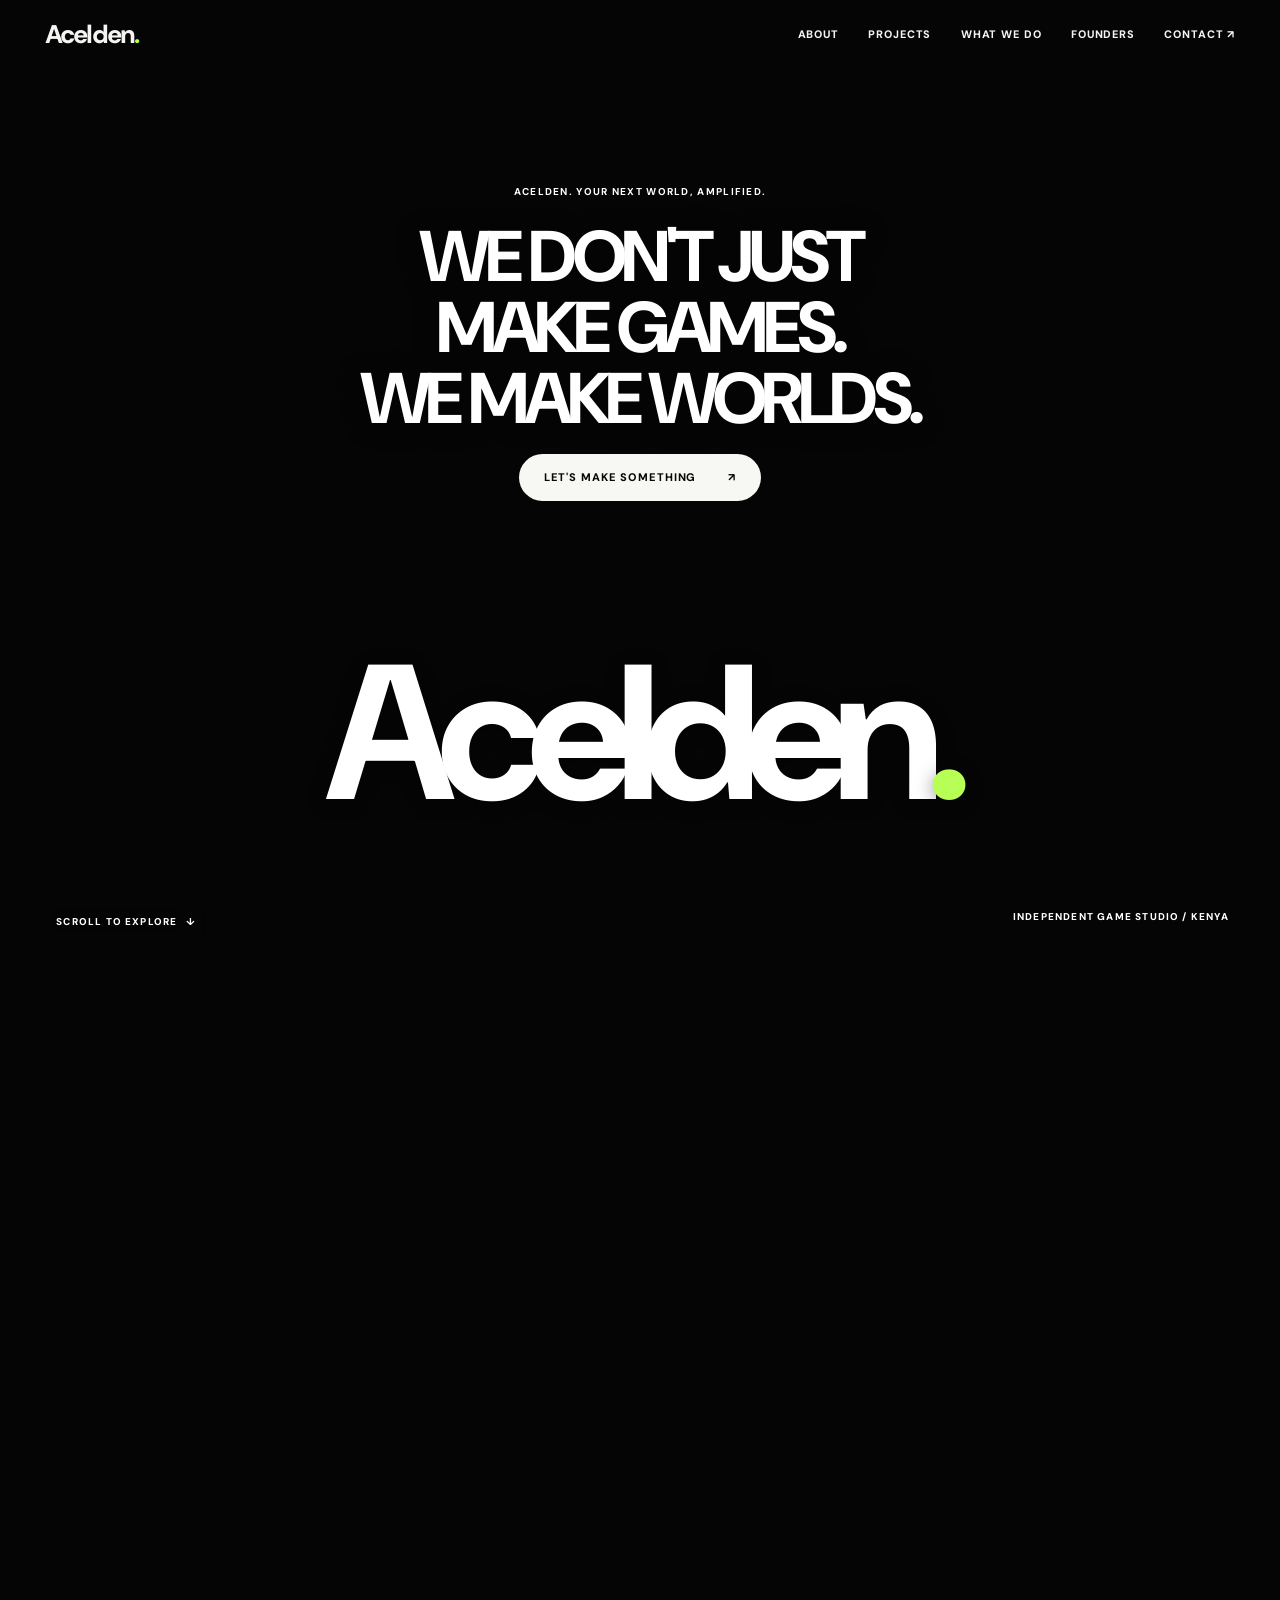
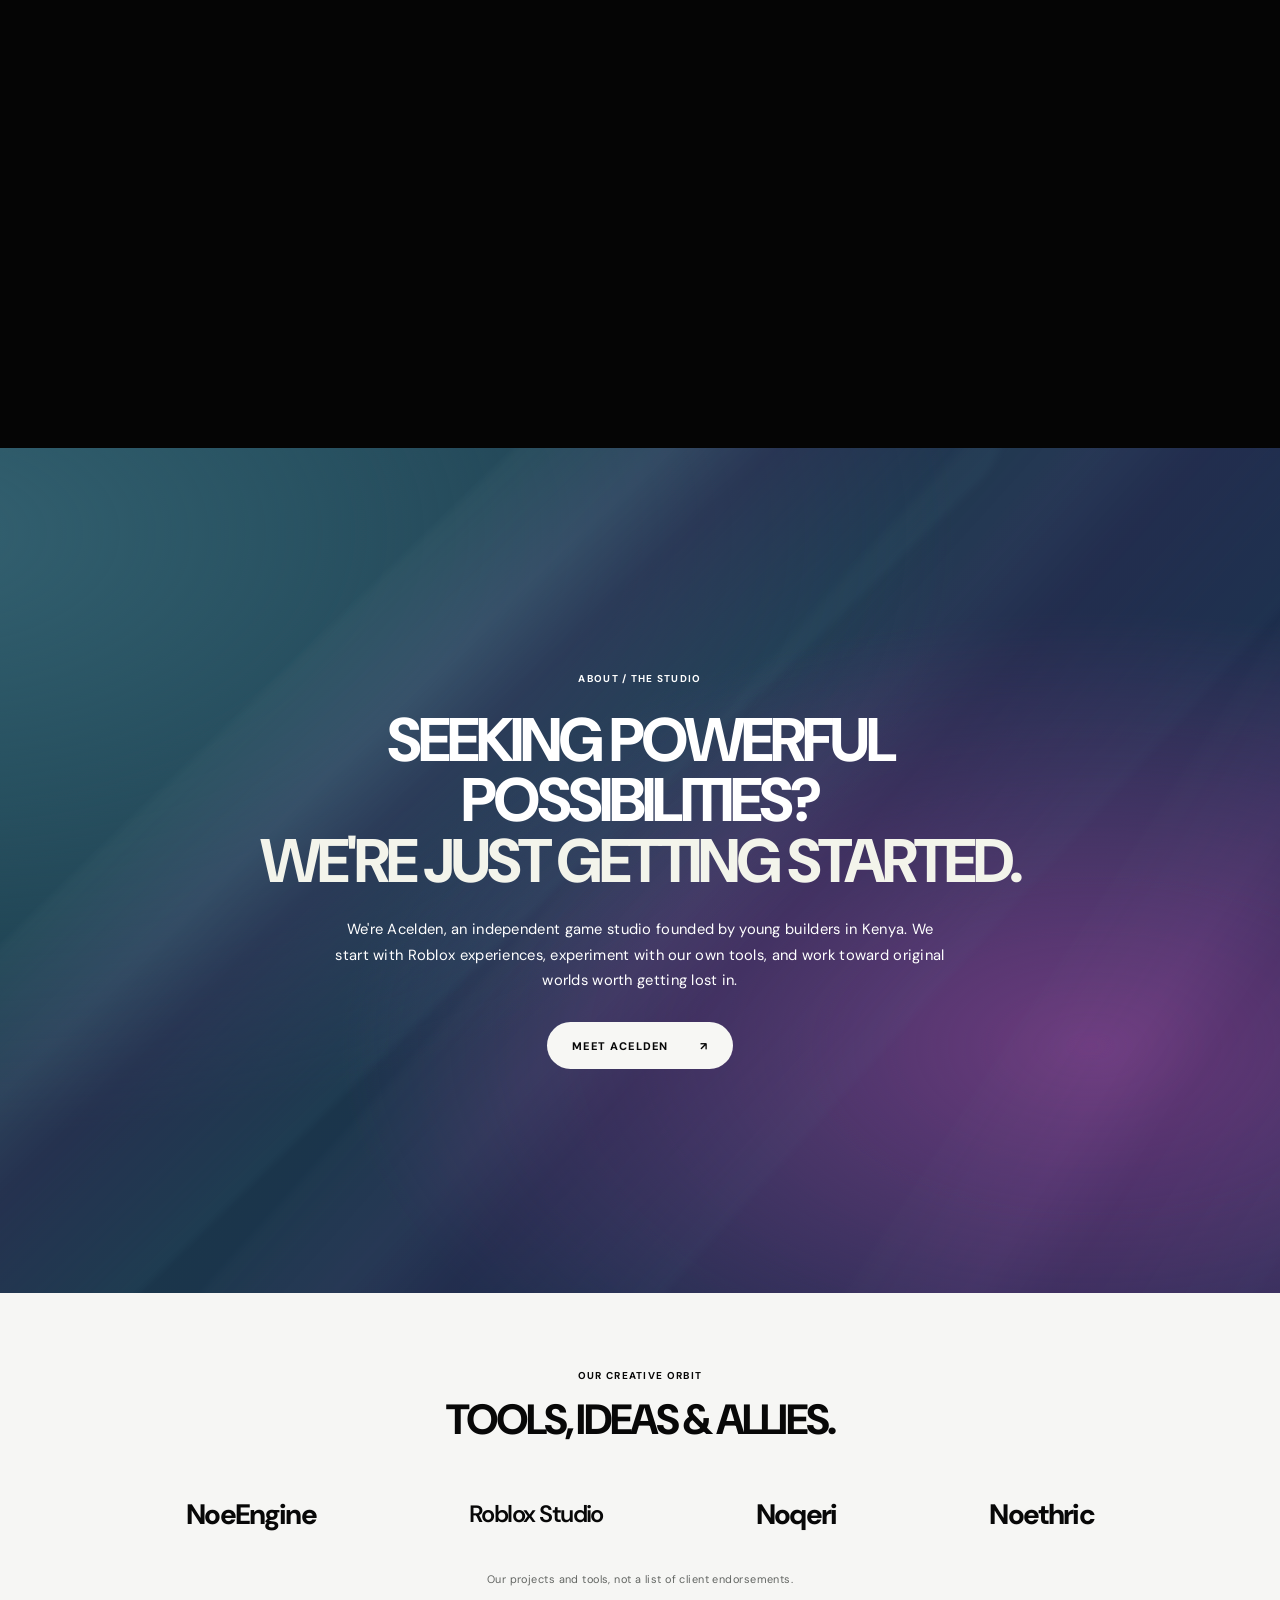
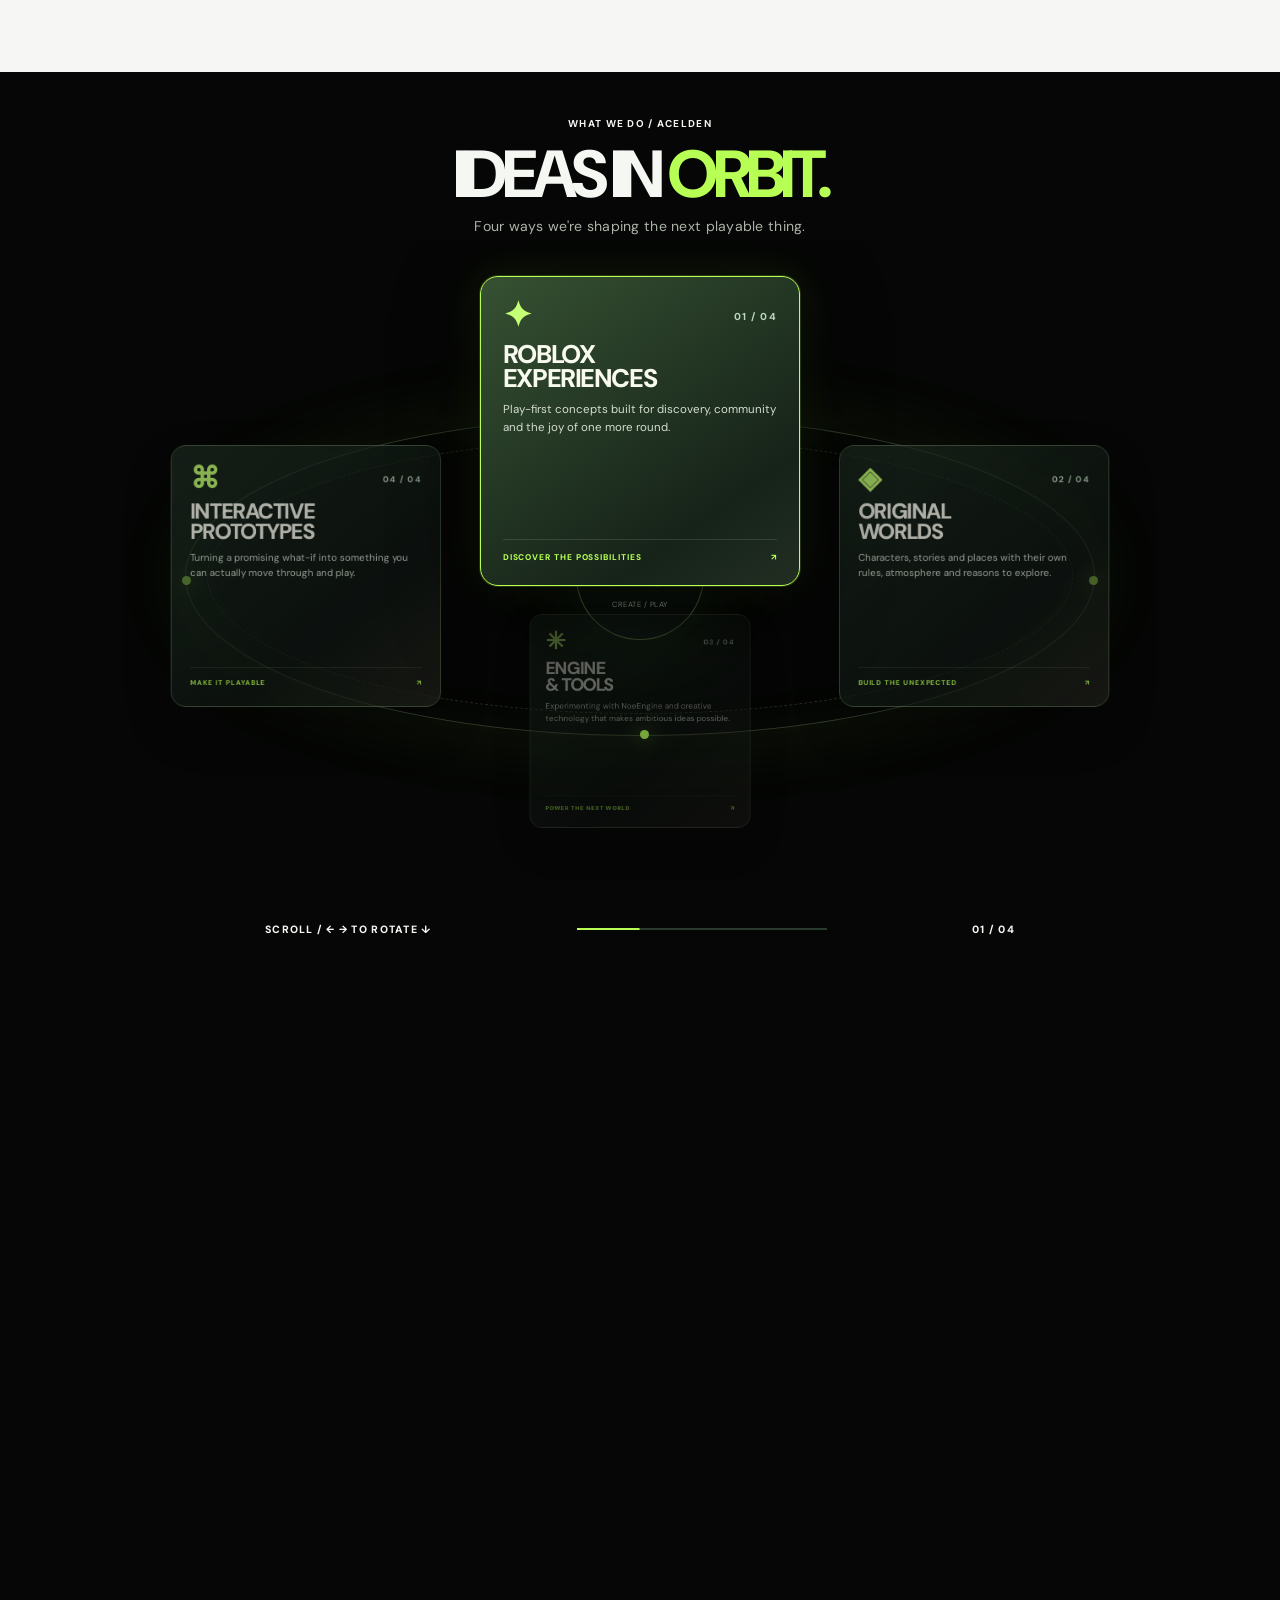
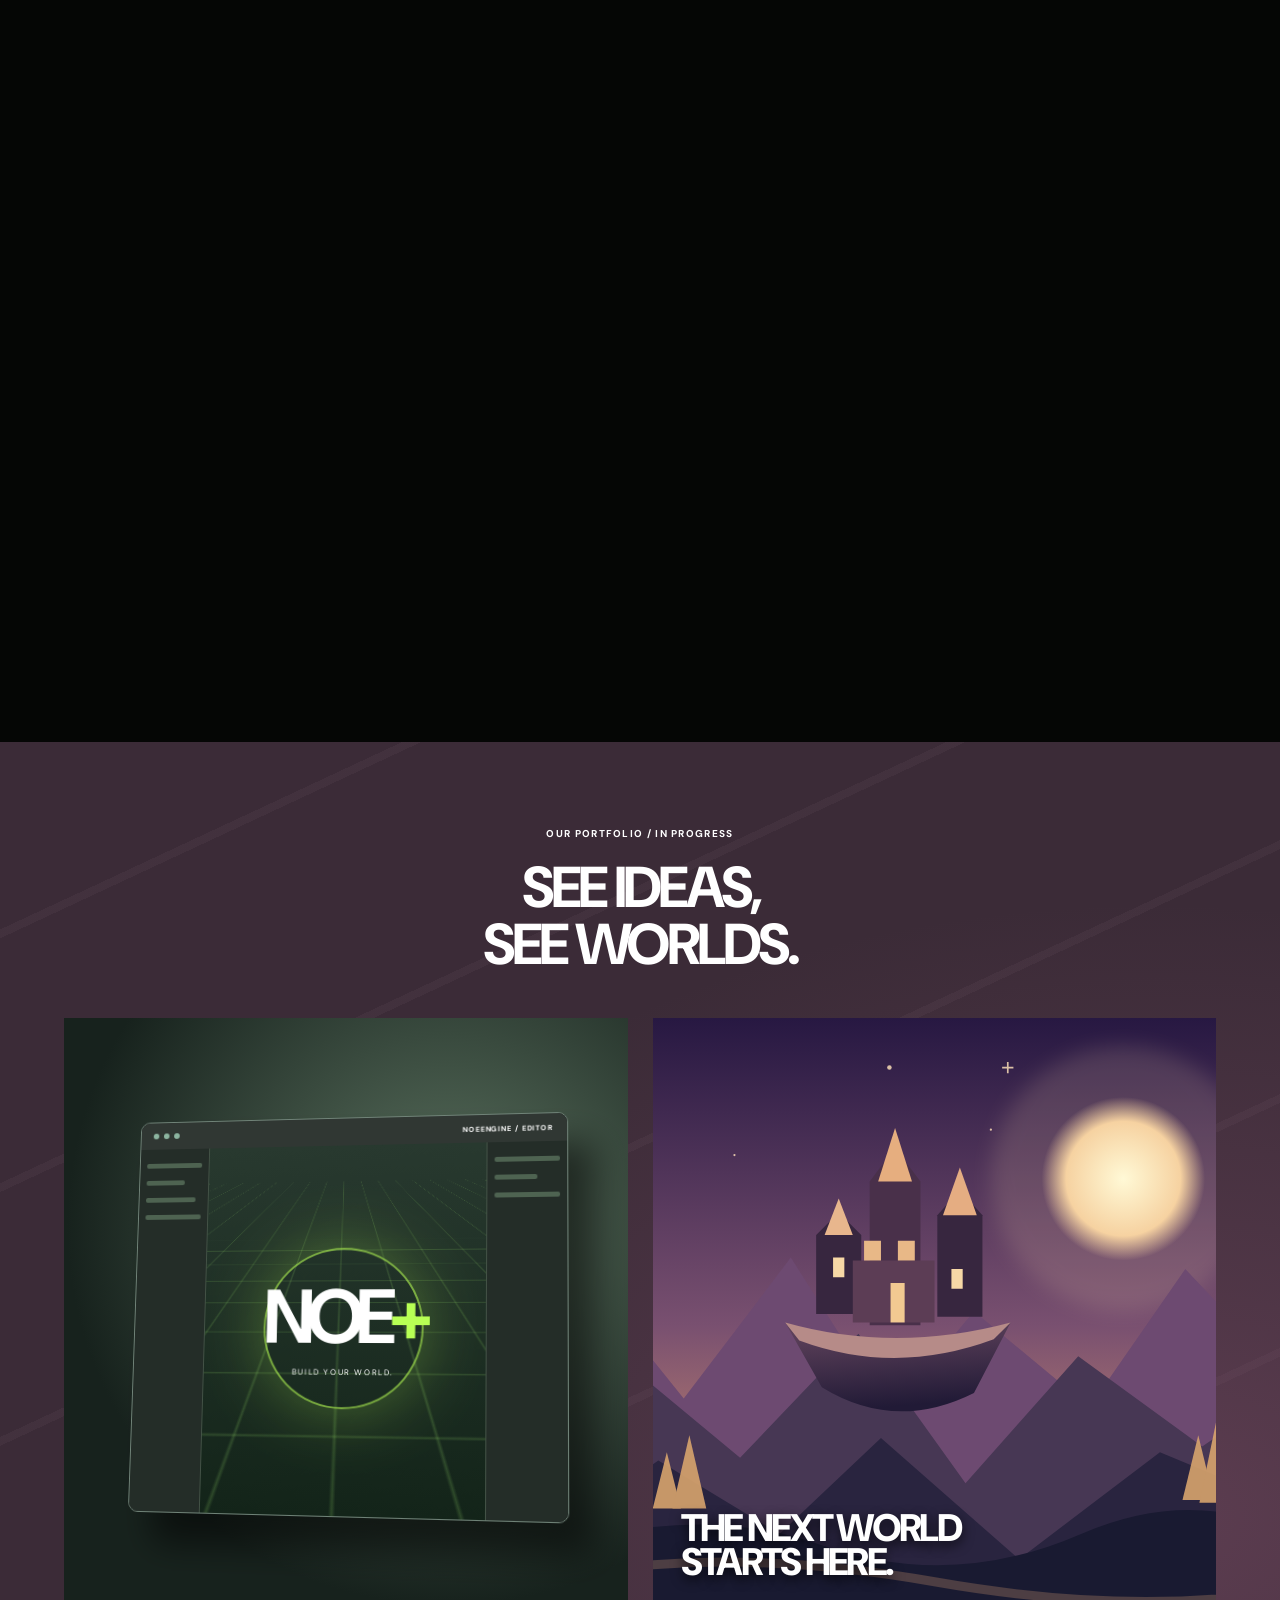
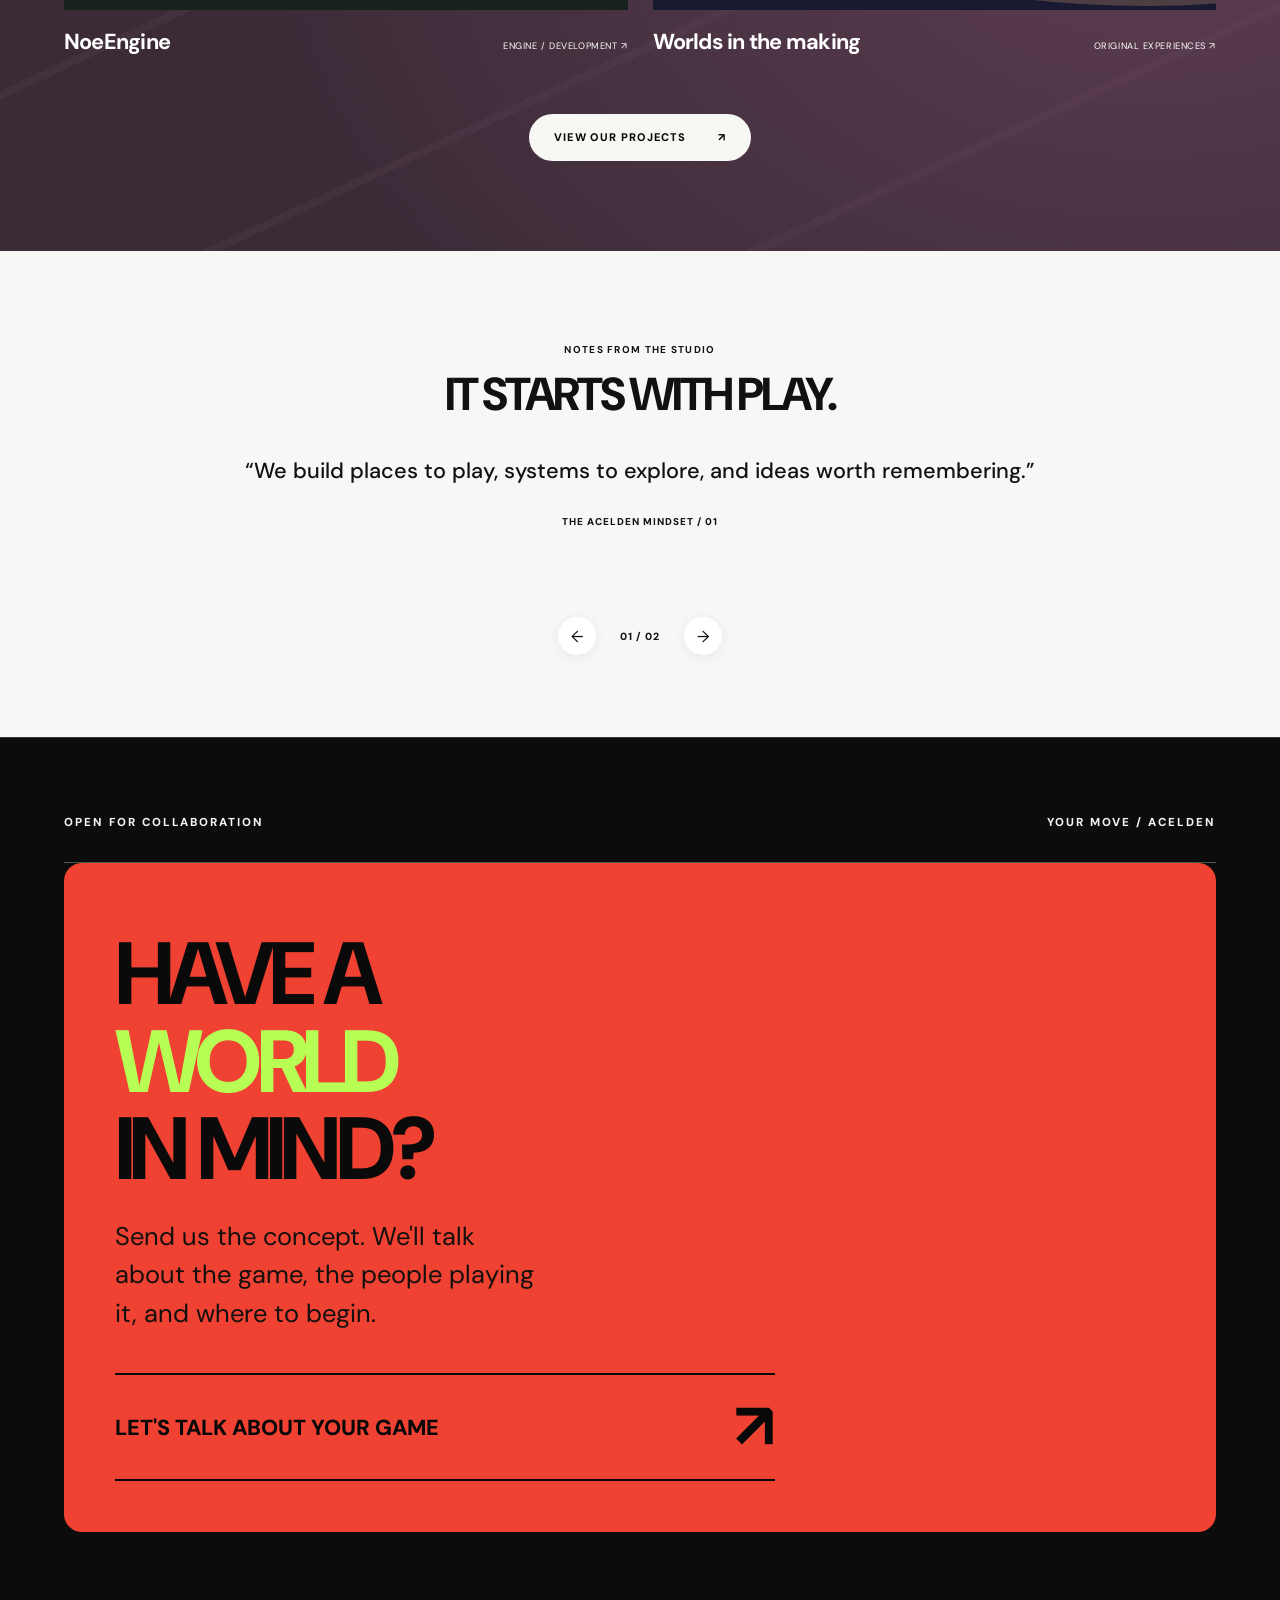
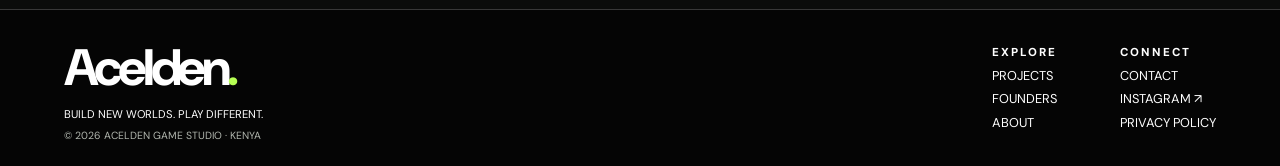
<file: index.html>
<!doctype html><html lang="en"><head><meta charset="utf-8"><meta name="viewport" content="width=device-width,initial-scale=1"><meta name="theme-color" content="#090a09"><meta name="description" content="Acelden is an independent game development studio exploring Roblox games, future worlds and NoeEngine."><title>Game development studio | Acelden</title><link rel="stylesheet" href="assets/style.css"><link rel="stylesheet" href="assets/home.css"><link rel="stylesheet" href="assets/orbit.css"><script type="importmap">{"imports":{"react":"https://esm.sh/react@18.3.1","react/jsx-runtime":"https://esm.sh/react@18.3.1/jsx-runtime","react/jsx-dev-runtime":"https://esm.sh/react@18.3.1/jsx-dev-runtime","react-dom":"https://esm.sh/react-dom@18.3.1?external=react","react-dom/client":"https://esm.sh/react-dom@18.3.1/client?external=react","@react-spring/web":"https://esm.sh/@react-spring/web@9.7.5?external=react,react-dom"}}</script><script src="assets/main.js" defer></script></head><body><a href="#main" class="skip">Skip to content</a><header class="nav"><a class="logo" href="#/">Acelden<b>.</b></a><button class="menu" aria-label="Toggle navigation" aria-expanded="false">MENU ☰</button><nav class="links"><a href="#/about">ABOUT</a><a href="#/projects">PROJECTS</a><a href="#/services">WHAT WE DO</a><a href="#/team">FOUNDERS</a><a href="#/contact">CONTACT ↗</a></nav></header>
<main id="main" class="studio-home">
  <section class="sh-hero" aria-labelledby="sh-hero-title">
    <div class="sh-hero-sticky">
      <div class="sh-hero-copy">
        <span class="sh-kicker">ACELDEN. YOUR NEXT WORLD, AMPLIFIED.</span>
        <h1 id="sh-hero-title">WE DON'T JUST<br>MAKE GAMES.<br><span>WE MAKE WORLDS.</span></h1>
        <a class="sh-pill sh-primary" href="#/contact">LET'S MAKE SOMETHING <span aria-hidden="true">↗</span></a>
      </div>
      <div class="sh-collage" aria-hidden="true">
        <div class="sh-story sh-story-main">
          <div class="sh-story-top"><span class="sh-story-avatar">A.</span><span>ACELDEN / WORLD 01</span><span class="sh-cross">×</span></div>
          <div class="sh-story-image"></div>
          <div class="sh-story-bottom"><strong>IMAGINE BEYOND.</strong><span>◯ &nbsp;♡ &nbsp;↗</span></div>
        </div>
        <div class="sh-story sh-story-left">
          <span class="sh-small-label">01 / THE WORLD</span>
          <div class="sh-left-object"><span class="sh-object-glow"></span><span class="sh-object-core">N<span>∕</span>E</span></div>
          <span class="sh-small-bottom">NOEENGINE / IN DEVELOPMENT</span>
        </div>
        <div class="sh-story sh-story-right"><span class="sh-grid-label">A NEW WAY<br>TO PLAY.</span><div class="sh-red-device"><i></i></div><span class="sh-grid-mark">AC / 26</span></div>
      </div>
      <div class="sh-giant-mark" aria-hidden="true">Acelden<span>.</span></div>
      <div class="sh-hero-bottom"><span>SCROLL TO EXPLORE <span aria-hidden="true">↓</span></span><span>INDEPENDENT GAME STUDIO / KENYA</span></div>
    </div>
  </section>

  <section class="sh-about" aria-labelledby="sh-about-title">
    <div class="sh-about-art" aria-hidden="true"><i></i><i></i><i></i></div>
    <div class="sh-about-inner sh-reveal">
      <span class="sh-kicker">ABOUT / THE STUDIO</span>
      <h2 id="sh-about-title">SEEKING POWERFUL<br> POSSIBILITIES?<br><span>WE'RE JUST GETTING STARTED.</span></h2>
      <p>We're Acelden, an independent game studio founded by young builders in Kenya. We start with Roblox experiences, experiment with our own tools, and work toward original worlds worth getting lost in.</p>
      <a class="sh-pill" href="#/about">MEET ACELDEN <span aria-hidden="true">↗</span></a>
    </div>
  </section>

  <section class="sh-orbit" aria-labelledby="sh-orbit-title">
    <span class="sh-kicker">OUR CREATIVE ORBIT</span>
    <h2 id="sh-orbit-title">TOOLS, IDEAS &amp; ALLIES.</h2>
    <div class="sh-orbit-grid" aria-label="Technology and projects we work with">
      <span>NoeEngine</span><span>Roblox Studio</span><span>Noqeri</span><span>Noethric</span>
    </div>
    <p class="sh-orbit-note">Our projects and tools, not a list of client endorsements.</p>
  </section>

  <section class="sh-services sh-service-sequence" id="home-services" aria-labelledby="sh-services-title">
    <div class="sh-orbit-pin">
      <div class="sh-orbit-header">
        <span class="sh-kicker">WHAT WE DO / ACELDEN</span>
        <h2 id="sh-services-title">IDEAS IN <em>ORBIT.</em></h2>
        <p>Four ways we're shaping the next playable thing.</p>
      </div>
      <div class="sh-ring-stage" aria-label="A circular carousel of Acelden's creative services">
        <div class="sh-ring-track" aria-hidden="true"><i></i><i></i><i></i><i></i></div>
        <div class="sh-ring-hub" aria-hidden="true"><span>A<span class="sh-lime">.</span></span><small>CREATE / PLAY</small></div>
        <div class="sh-orbit-cards">
          <button class="sh-orbit-card" type="button" data-orbit-card="0" aria-label="Show Roblox experiences">
            <span class="sh-orbit-card-top"><span>✦</span><span>01 / 04</span></span>
            <strong>ROBLOX<br>EXPERIENCES</strong>
            <span class="sh-orbit-card-description">Play-first concepts built for discovery, community and the joy of one more round.</span>
            <span class="sh-orbit-card-foot">DISCOVER THE POSSIBILITIES <span aria-hidden="true">↗</span></span>
          </button>
          <button class="sh-orbit-card" type="button" data-orbit-card="1" aria-label="Show original worlds">
            <span class="sh-orbit-card-top"><span>◈</span><span>02 / 04</span></span>
            <strong>ORIGINAL<br>WORLDS</strong>
            <span class="sh-orbit-card-description">Characters, stories and places with their own rules, atmosphere and reasons to explore.</span>
            <span class="sh-orbit-card-foot">BUILD THE UNEXPECTED <span aria-hidden="true">↗</span></span>
          </button>
          <button class="sh-orbit-card" type="button" data-orbit-card="2" aria-label="Show engine and tools">
            <span class="sh-orbit-card-top"><span>✳</span><span>03 / 04</span></span>
            <strong>ENGINE<br>&amp; TOOLS</strong>
            <span class="sh-orbit-card-description">Experimenting with NoeEngine and creative technology that makes ambitious ideas possible.</span>
            <span class="sh-orbit-card-foot">POWER THE NEXT WORLD <span aria-hidden="true">↗</span></span>
          </button>
          <button class="sh-orbit-card" type="button" data-orbit-card="3" aria-label="Show interactive prototypes">
            <span class="sh-orbit-card-top"><span>⌘</span><span>04 / 04</span></span>
            <strong>INTERACTIVE<br>PROTOTYPES</strong>
            <span class="sh-orbit-card-description">Turning a promising what-if into something you can actually move through and play.</span>
            <span class="sh-orbit-card-foot">MAKE IT PLAYABLE <span aria-hidden="true">↗</span></span>
          </button>
        </div>
      </div>
      <div class="sh-orbit-bottom">
        <span class="sh-orbit-hint">SCROLL / ← → TO ROTATE <span aria-hidden="true">↓</span></span>
        <div class="sh-orbit-progress" role="progressbar" aria-label="Services explored" aria-valuemin="1" aria-valuemax="4" aria-valuenow="1"><span></span></div>
        <span class="sh-orbit-count" aria-live="off">01 / 04</span>
      </div>
    </div>
  </section>

  <section class="sh-portfolio" aria-labelledby="sh-portfolio-title">
    <div class="sh-portfolio-inner">
      <div class="sh-section-heading sh-reveal"><span class="sh-kicker">OUR PORTFOLIO / IN PROGRESS</span><h2 id="sh-portfolio-title">SEE IDEAS,<br>SEE WORLDS.</h2></div>
      <div class="sh-portfolio-grid">
        <a class="sh-project sh-reveal" href="#/projects" aria-label="Explore NoeEngine project">
          <div class="sh-project-art sh-project-engine">
            <div class="sh-editor-window"><div class="sh-editor-bar"><span></span><span></span><span></span><b>NOEENGINE / EDITOR</b></div><div class="sh-editor-layout"><div class="sh-editor-side"><i></i><i></i><i></i><i></i></div><div class="sh-editor-view"><div class="sh-editor-orbit"></div><strong>NOE<span>+</span></strong><small>BUILD YOUR WORLD.</small></div><div class="sh-editor-inspector"><i></i><i></i><i></i></div></div></div>
          </div>
          <div class="sh-project-title"><h3>NoeEngine</h3><span>ENGINE / DEVELOPMENT ↗</span></div>
        </a>
        <a class="sh-project sh-reveal" href="#/projects" aria-label="Explore Acelden worlds">
          <div class="sh-project-art sh-project-world"><img src="assets/realm.svg" alt="Illustration of a fantastical game world with a moonlit citadel" loading="lazy" width="1400" height="1050"><span class="sh-world-stamp">THE NEXT WORLD<br>STARTS HERE.</span></div>
          <div class="sh-project-title"><h3>Worlds in the making</h3><span>ORIGINAL EXPERIENCES ↗</span></div>
        </a>
      </div>
      <a href="#/projects" class="sh-pill sh-portfolio-cta">VIEW OUR PROJECTS <span aria-hidden="true">↗</span></a>
    </div>
  </section>

  <section class="sh-manifesto" aria-labelledby="sh-manifesto-title">
    <span class="sh-kicker">NOTES FROM THE STUDIO</span>
    <h2 id="sh-manifesto-title">IT STARTS WITH PLAY.</h2>
    <div class="sh-quote" aria-live="polite">
      <blockquote data-sh-quote>“We build places to play, systems to explore, and ideas worth remembering.”</blockquote>
      <span class="sh-quote-source" data-sh-quote-source>THE ACELDEN MINDSET / 01</span>
    </div>
    <div class="sh-quote-controls"><button type="button" data-sh-prev aria-label="Previous studio note">←</button><span data-sh-count>01 / 02</span><button type="button" data-sh-next aria-label="Next studio note">→</button></div>
  </section>
  <section class="contact contact-home contact-finale" id="contact"><div class="finale-top"><span class="eyebrow">OPEN FOR COLLABORATION</span><span class="eyebrow">YOUR MOVE / ACELDEN</span></div><div class="finale-main" style="display:block"><div class="finale-copy" style="max-width:none;width:100%"><h2>HAVE A<br><em>WORLD</em><br>IN MIND?</h2><p>Send us the concept. We'll talk about the game, the people playing it, and where to begin.</p><a class="finale-link" href="#/contact"><span>LET'S TALK ABOUT YOUR GAME</span><span class="finale-arrow">↗</span></a></div></div></section>
</main><footer class="footer studio-footer" id="studio-footer"><div><a href="#/" class="logo">Acelden<b>.</b></a><p>BUILD NEW WORLDS. PLAY DIFFERENT.</p><small>© <span data-year>2026</span> ACELDEN GAME STUDIO · KENYA</small></div><div class="footer-links"><div><span class="eyebrow">EXPLORE</span><a href="#/projects">PROJECTS</a><a href="#/team">FOUNDERS</a><a href="#/about">ABOUT</a></div><div><span class="eyebrow">CONNECT</span><a href="#/contact">CONTACT</a><a href="https://www.instagram.com/n4sy.r/" target="_blank" rel="noopener noreferrer">INSTAGRAM ↗</a><a href="#/privacy">PRIVACY POLICY</a></div></div></footer></body></html>
</file>
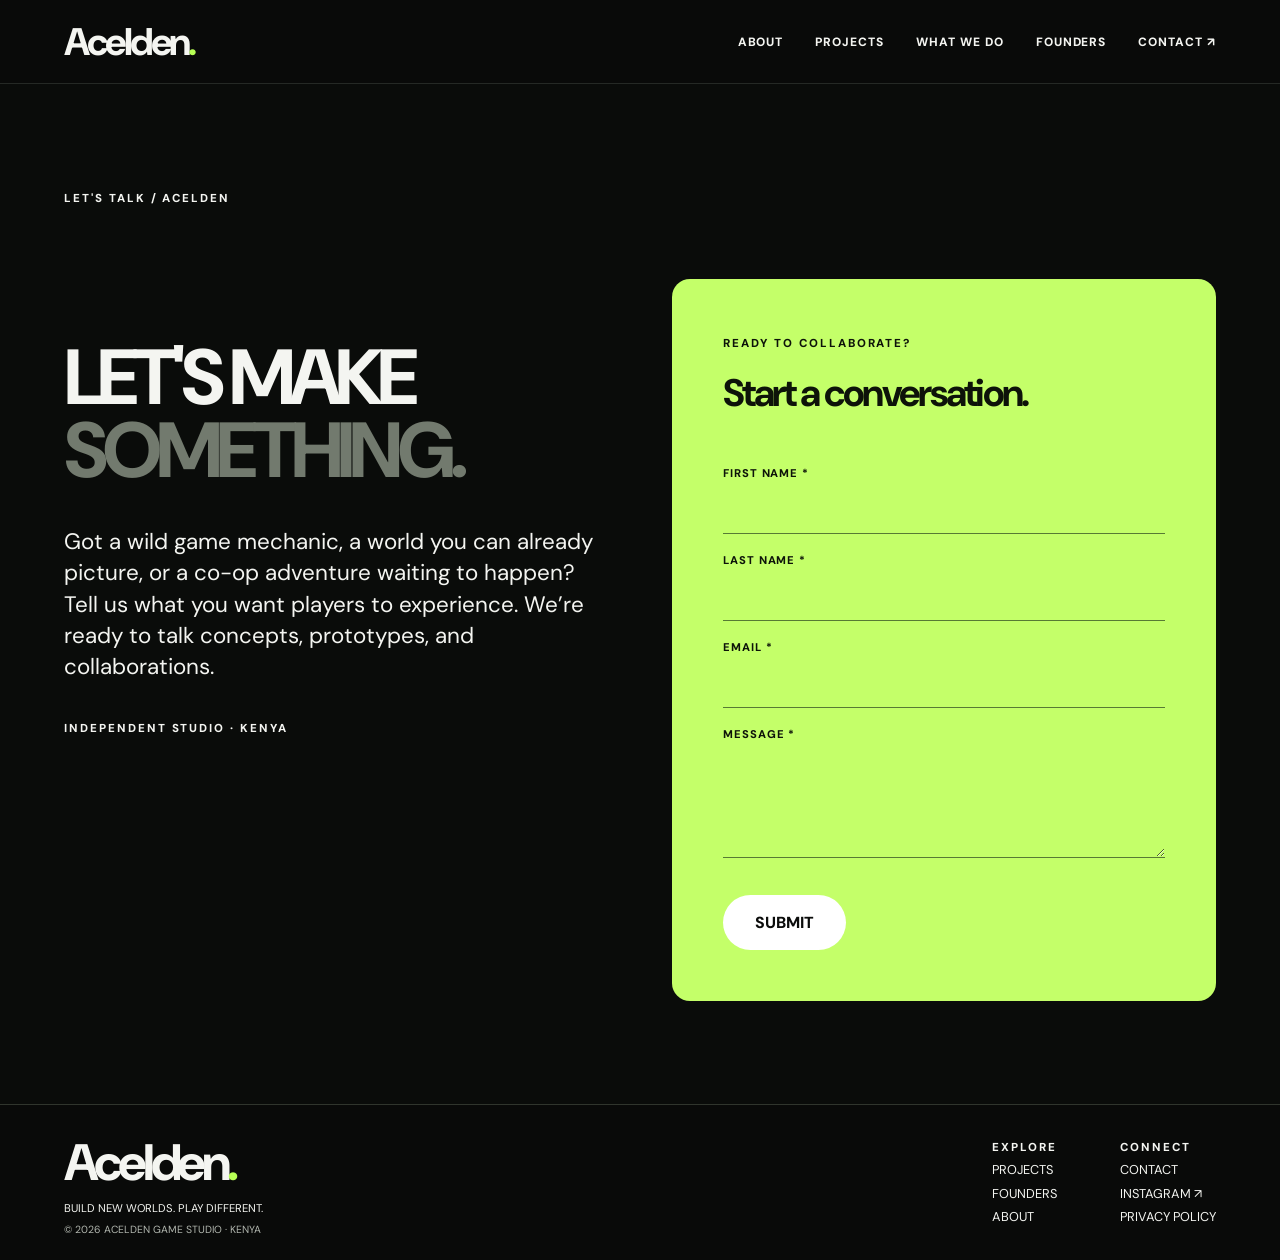
<file: contact.html>
<!doctype html><html lang="en"><head><meta charset="utf-8"><meta name="viewport" content="width=device-width,initial-scale=1"><meta name="theme-color" content="#090a09"><meta name="description" content="Acelden is an independent game development studio exploring Roblox games, future worlds and NoeEngine."><title>Contact | Acelden</title><link rel="stylesheet" href="assets/style.css"><script type="importmap">{"imports":{"react":"https://esm.sh/react@18.3.1","react/jsx-runtime":"https://esm.sh/react@18.3.1/jsx-runtime","react/jsx-dev-runtime":"https://esm.sh/react@18.3.1/jsx-dev-runtime","react-dom":"https://esm.sh/react-dom@18.3.1?external=react","react-dom/client":"https://esm.sh/react-dom@18.3.1/client?external=react","@react-spring/web":"https://esm.sh/@react-spring/web@9.7.5?external=react,react-dom"}}</script><script src="assets/main.js" defer></script></head><body><a href="#main" class="skip">Skip to content</a><header class="nav"><a class="logo" href="#/">Acelden<b>.</b></a><button class="menu" aria-label="Toggle navigation" aria-expanded="false">MENU ☰</button><nav class="links"><a href="#/about">ABOUT</a><a href="#/projects">PROJECTS</a><a href="#/services">WHAT WE DO</a><a href="#/team">FOUNDERS</a><a href="#/contact">CONTACT ↗</a></nav></header><main id="main"><section class="contact contact-stage"><span class="eyebrow">LET'S TALK / ACELDEN</span><div class="contact-layout"><div class="contact-aside"><h2 class="kinetic-title contact-plain-title">LET'S MAKE<br><em>SOMETHING.</em></h2><p>Got a wild game mechanic, a world you can already picture, or a co-op adventure waiting to happen? Tell us what you want players to experience. We’re ready to talk concepts, prototypes, and collaborations.</p><span class="eyebrow">INDEPENDENT STUDIO · KENYA</span></div><div class="form contact-form-motion reveal"><span class="eyebrow">READY TO COLLABORATE?</span><h3>Start a conversation.</h3><form action="mailto:" method="get" onsubmit="event.preventDefault();alert('Contact form delivery is not configured yet. Please use our official contact channel once published.');"><label for="first">FIRST NAME *</label><input id="first" name="first" required><label for="last">LAST NAME *</label><input id="last" name="last" required><label for="email">EMAIL *</label><input id="email" name="email" type="email" required><label for="message">MESSAGE *</label><textarea id="message" name="message" rows="4" required></textarea><button type="submit">SUBMIT</button></form></div></div></section></main><footer class="footer studio-footer" id="studio-footer"><div><a href="#/" class="logo">Acelden<b>.</b></a><p>BUILD NEW WORLDS. PLAY DIFFERENT.</p><small>© <span data-year>2026</span> ACELDEN GAME STUDIO · KENYA</small></div><div class="footer-links"><div><span class="eyebrow">EXPLORE</span><a href="#/projects">PROJECTS</a><a href="#/team">FOUNDERS</a><a href="#/about">ABOUT</a></div><div><span class="eyebrow">CONNECT</span><a href="#/contact">CONTACT</a><a href="https://www.instagram.com/n4sy.r/" target="_blank" rel="noopener noreferrer">INSTAGRAM ↗</a><a href="#/privacy">PRIVACY POLICY</a></div></div></footer></body></html>
</file>
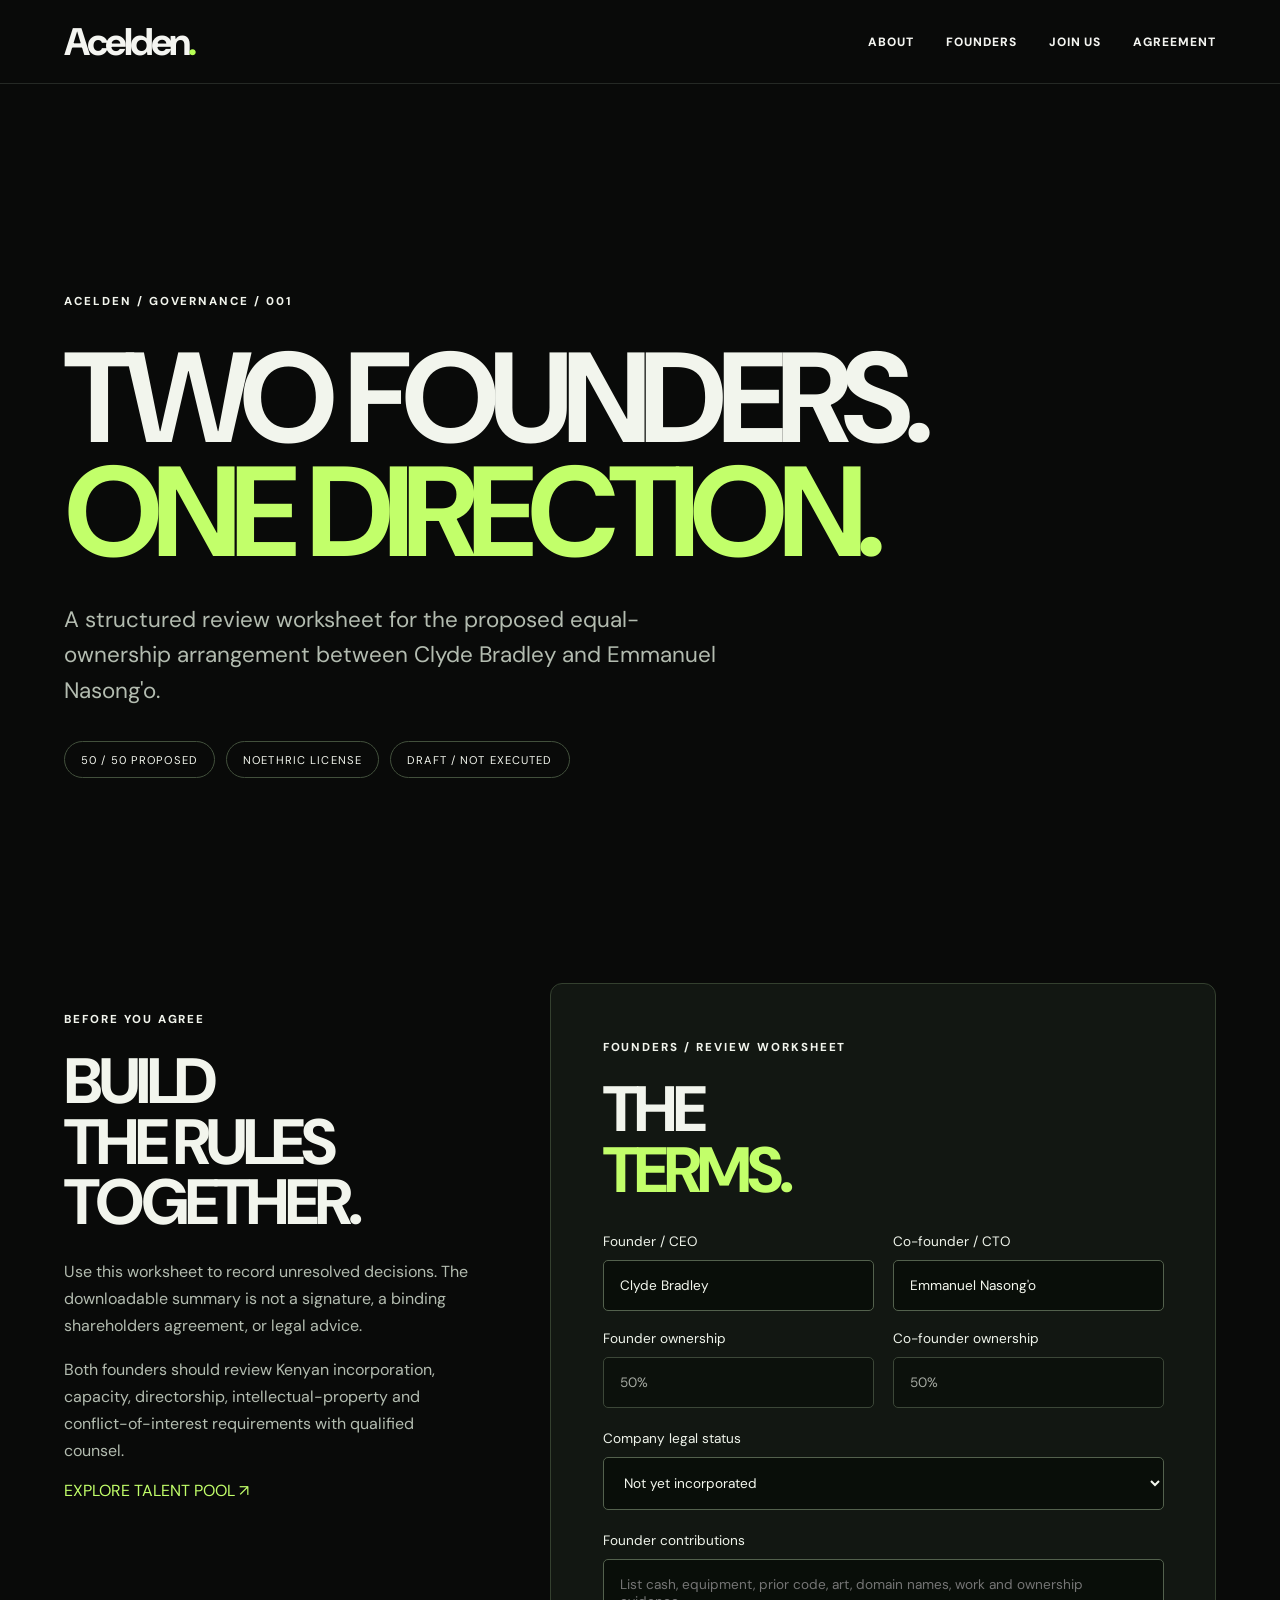
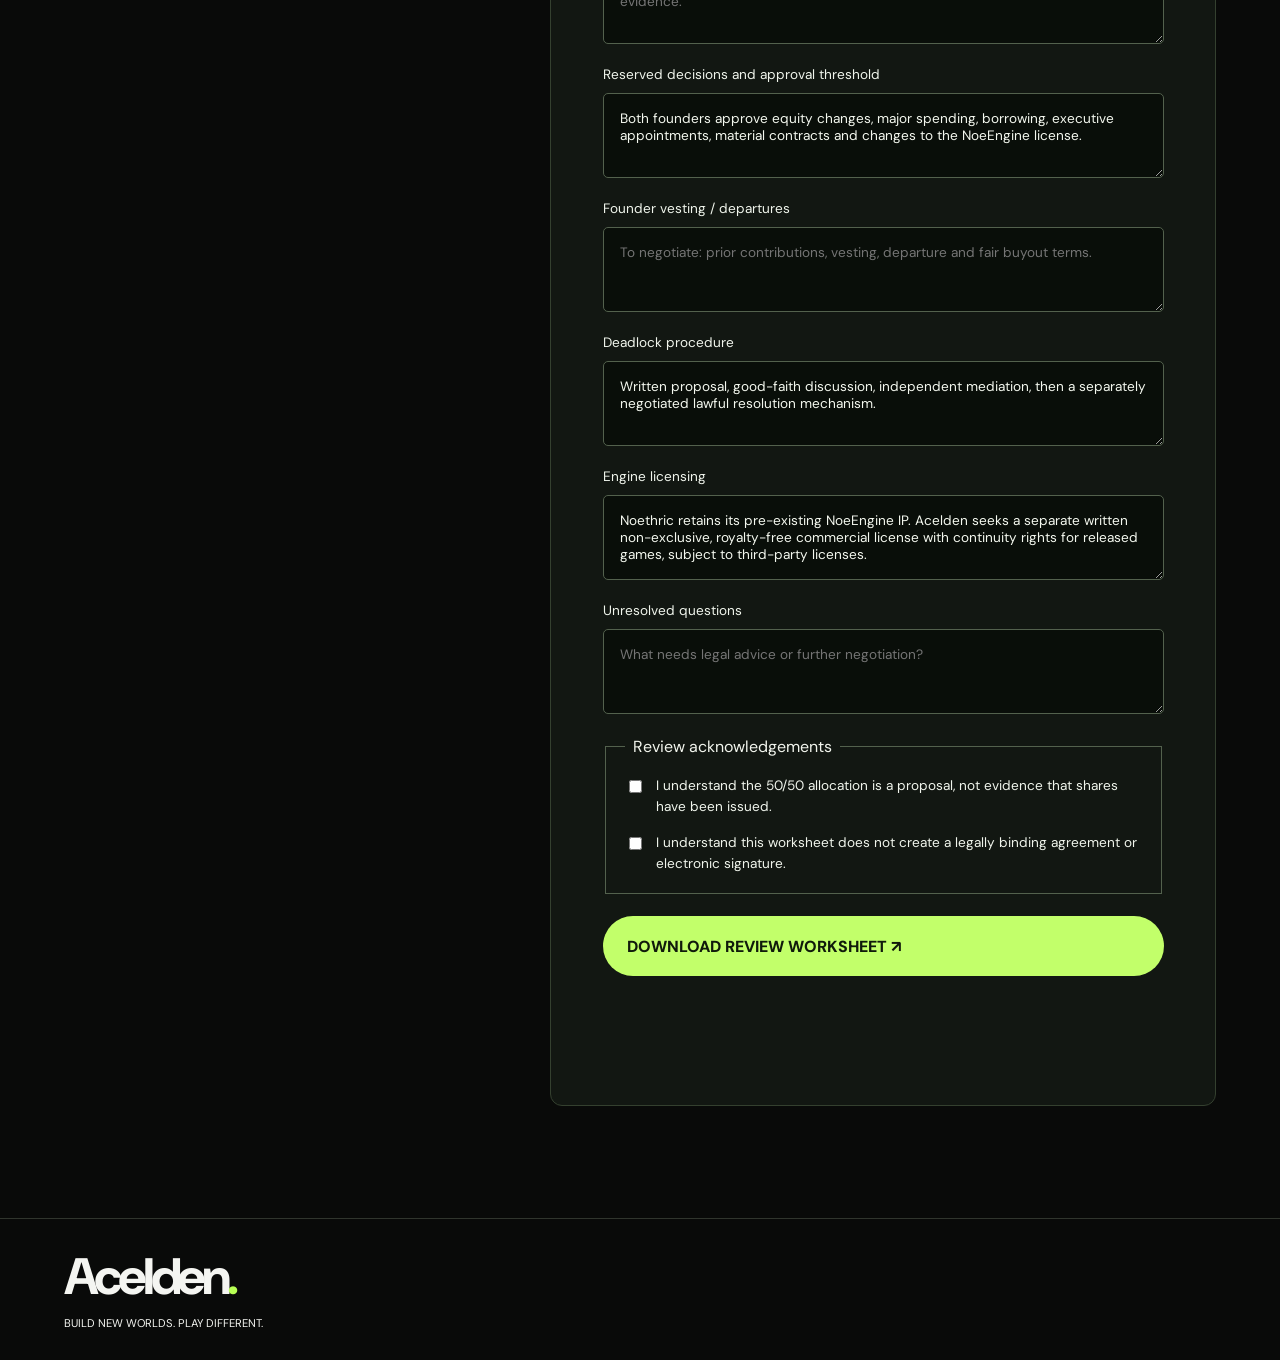
<file: founders-agreement.html>
<!doctype html><html lang="en"><head><meta charset="utf-8"><meta name="viewport" content="width=device-width,initial-scale=1"><meta name="theme-color" content="#090a09"><title>Founders agreement review | Acelden</title><link rel="stylesheet" href="assets/style.css"><link rel="stylesheet" href="assets/agreements.css"><script src="assets/main.js" defer></script><script src="assets/agreements.js" defer></script></head><body><a class="skip" href="#main">Skip to content</a><header class="nav"><a class="logo" href="#/">Acelden<b>.</b></a><button class="menu" aria-label="Toggle navigation" aria-expanded="false">MENU ☰</button><nav class="links"><a href="#/about">ABOUT</a><a href="#/team">FOUNDERS</a><a href="#/join">JOIN US</a><a href="#/founders-agreement" aria-current="page">AGREEMENT</a></nav></header><main id="main" class="agreement-page"><section class="agreement-hero wrap"><span class="eyebrow">ACELDEN / GOVERNANCE / 001</span><h1>TWO FOUNDERS.<br><em>ONE DIRECTION.</em></h1><p>A structured review worksheet for the proposed equal-ownership arrangement between Clyde Bradley and Emmanuel Nasong'o.</p><div class="agreement-tags"><span>50 / 50 PROPOSED</span><span>NOETHRIC LICENSE</span><span>DRAFT / NOT EXECUTED</span></div></section><section class="agreement-layout wrap"><aside class="agreement-aside"><span class="eyebrow">BEFORE YOU AGREE</span><h2>BUILD<br>THE RULES<br>TOGETHER.</h2><p>Use this worksheet to record unresolved decisions. The downloadable summary is not a signature, a binding shareholders agreement, or legal advice.</p><p>Both founders should review Kenyan incorporation, capacity, directorship, intellectual-property and conflict-of-interest requirements with qualified counsel.</p><a href="#/join">EXPLORE TALENT POOL ↗</a></aside><div class="agreement-panel"><span class="eyebrow">FOUNDERS / REVIEW WORKSHEET</span><h2>THE<br><em>TERMS.</em></h2><form id="founders-form" class="studio-form"><div class="form-grid"><label>Founder / CEO <input name="founder" value="Clyde Bradley" required maxlength="120"></label><label>Co-founder / CTO <input name="cofounder" value="Emmanuel Nasong'o" required maxlength="120"></label><label>Founder ownership <input value="50%" disabled></label><label>Co-founder ownership <input value="50%" disabled></label></div><label>Company legal status <select name="status" required><option value="Not yet incorporated">Not yet incorporated</option><option>Incorporation in progress</option><option>Incorporated (details require verification)</option></select></label><label>Founder contributions <textarea name="contributions" rows="3" maxlength="1800" placeholder="List cash, equipment, prior code, art, domain names, work and ownership evidence."></textarea></label><label>Reserved decisions and approval threshold <textarea name="decisions" rows="3" maxlength="1800">Both founders approve equity changes, major spending, borrowing, executive appointments, material contracts and changes to the NoeEngine license.</textarea></label><label>Founder vesting / departures <textarea name="vesting" rows="3" maxlength="1800" placeholder="To negotiate: prior contributions, vesting, departure and fair buyout terms."></textarea></label><label>Deadlock procedure <textarea name="deadlock" rows="3" maxlength="1800">Written proposal, good-faith discussion, independent mediation, then a separately negotiated lawful resolution mechanism.</textarea></label><label>Engine licensing <textarea name="license" rows="3" maxlength="1800">Noethric retains its pre-existing NoeEngine IP. Acelden seeks a separate written non-exclusive, royalty-free commercial license with continuity rights for released games, subject to third-party licenses.</textarea></label><label>Unresolved questions <textarea name="questions" rows="3" maxlength="1800" placeholder="What needs legal advice or further negotiation?"></textarea></label><fieldset><legend>Review acknowledgements</legend><label class="check-line"><input type="checkbox" required> I understand the 50/50 allocation is a proposal, not evidence that shares have been issued.</label><label class="check-line"><input type="checkbox" required> I understand this worksheet does not create a legally binding agreement or electronic signature.</label></fieldset><button class="agreement-action" type="submit">DOWNLOAD REVIEW WORKSHEET ↗</button><p class="form-status" id="founders-status" role="status" aria-live="polite"></p></form></div></section></main><footer class="footer studio-footer"><div><a href="#/" class="logo">Acelden<b>.</b></a><p>BUILD NEW WORLDS. PLAY DIFFERENT.</p></div></footer></body></html>
</file>
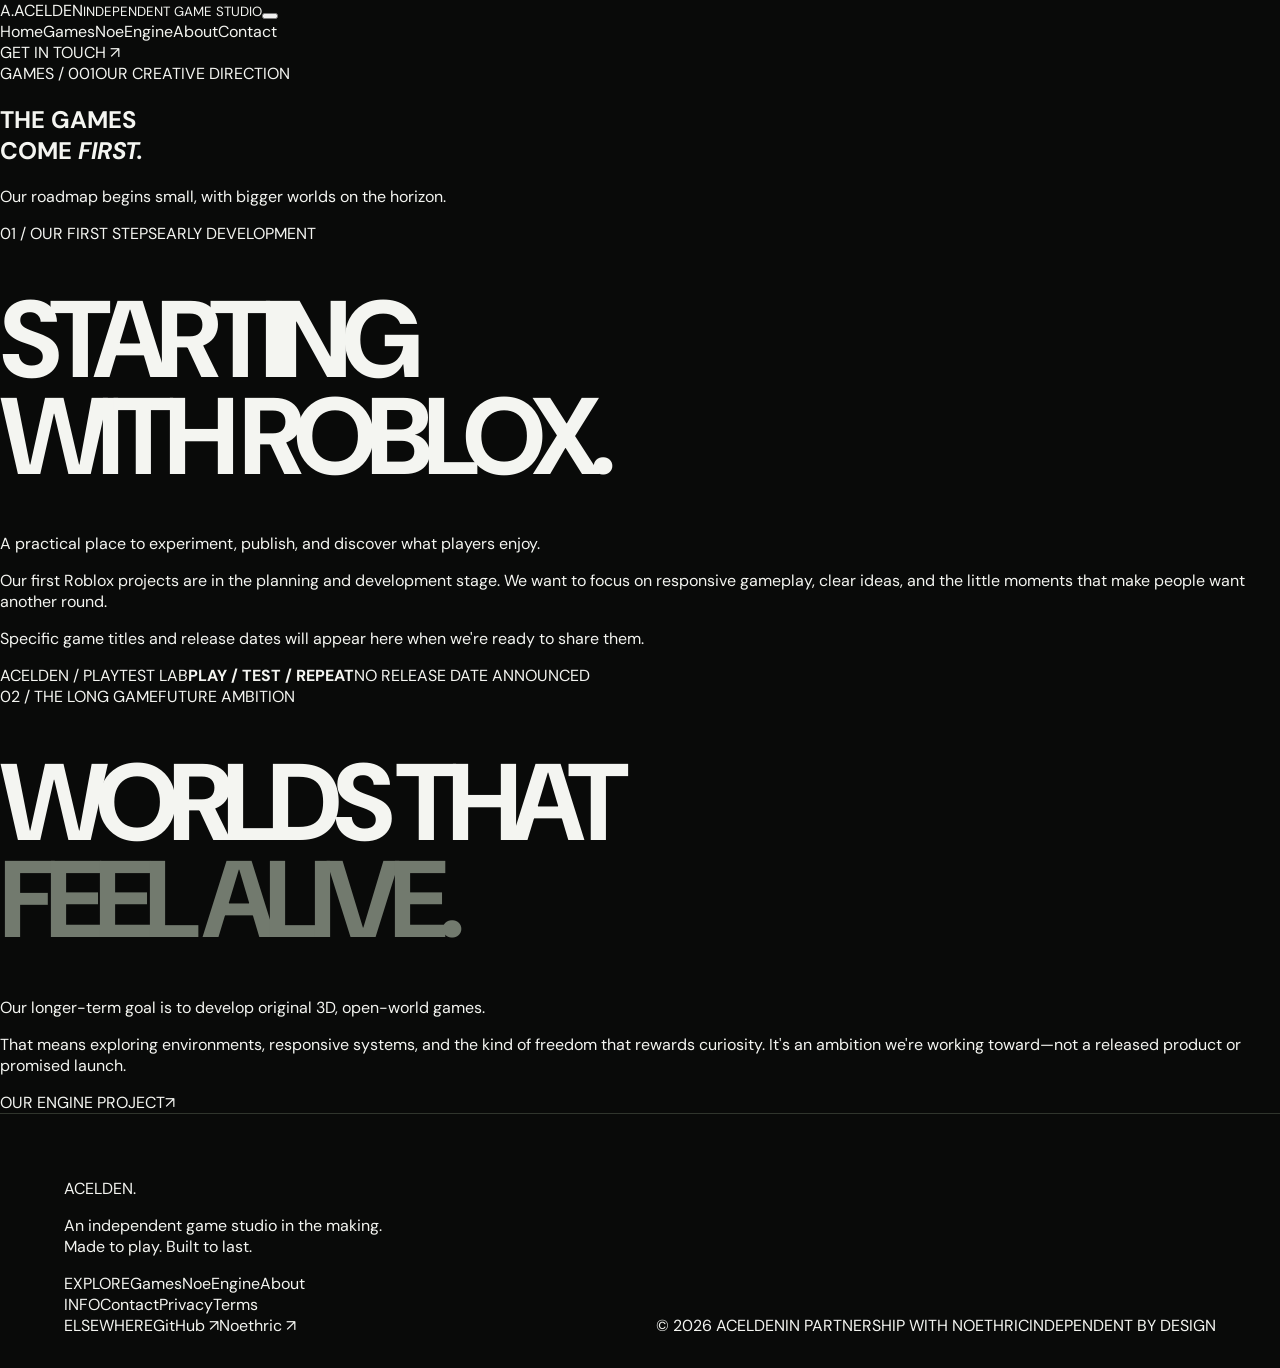
<file: games.html>
<!doctype html><html lang="en"><head><meta charset="UTF-8"><meta name="viewport" content="width=device-width, initial-scale=1"><meta name="theme-color" content="#101311"><meta name="description" content="See what Acelden is developing: early Roblox game projects and future 3D worlds."><title>Games — Acelden</title><link rel="preconnect" href="https://fonts.googleapis.com"><link rel="preconnect" href="https://fonts.gstatic.com" crossorigin><link href="https://fonts.googleapis.com/css2?family=DM+Sans:wght@400;500;600;700&family=Space+Grotesk:wght@400;500;600;700&display=swap" rel="stylesheet"><link rel="stylesheet" href="assets/style.css"><script type="importmap">{"imports":{"react":"https://esm.sh/react@18.3.1","react/jsx-runtime":"https://esm.sh/react@18.3.1/jsx-runtime","react/jsx-dev-runtime":"https://esm.sh/react@18.3.1/jsx-dev-runtime","react-dom":"https://esm.sh/react-dom@18.3.1?external=react","react-dom/client":"https://esm.sh/react-dom@18.3.1/client?external=react","@react-spring/web":"https://esm.sh/@react-spring/web@9.7.5?external=react,react-dom"}}</script><script src="assets/main.js" defer></script><script id="wix-site-script" src="https://manage.wix.com/_api/headless-business-setup/v1/headless-business/site-script.js" data-client-id="77f72b8c-c82d-42ea-ba86-fa067937f93b" async></script></head><body><a class="skip" href="#main">Skip to content</a><header class="header"><div class="header-inner"><a href="index.html" class="brand" aria-label="Acelden home"><span class="brand-symbol">A<span>.</span></span><span>ACELDEN<small>INDEPENDENT GAME STUDIO</small></span></a><button class="menu-btn" type="button" aria-expanded="false" aria-controls="site-nav" aria-label="Open navigation"><span></span><span></span></button><nav id="site-nav" aria-label="Main navigation"><a href="index.html">Home</a><a href="games.html" aria-current="page">Games</a><a href="noeengine.html">NoeEngine</a><a href="about.html">About</a><a href="contact.html">Contact</a></nav><a class="header-end" href="contact.html">GET IN TOUCH <span aria-hidden="true">↗</span></a></div></header><main id="main"><section class="page-hero"><div class="container"><div class="kicker"><span class="kicker-num">GAMES / 001</span><span>OUR CREATIVE DIRECTION</span></div><h1>THE GAMES<br>COME <em>FIRST.</em></h1><p>Our roadmap begins small, with bigger worlds on the horizon.</p></div></section><section class="light-section page-section"><div class="container"><div class="feature-line"><span>01 / OUR FIRST STEPS</span><span>EARLY DEVELOPMENT</span></div><div class="feature-story"><h2>STARTING<br>WITH ROBLOX.</h2><div class="prose"><p class="large">A practical place to experiment, publish, and discover what players enjoy.</p><p>Our first Roblox projects are in the planning and development stage. We want to focus on responsive gameplay, clear ideas, and the little moments that make people want another round.</p><p>Specific game titles and release dates will appear here when we're ready to share them.</p></div></div><div class="editorial-art art-block-one"><span>ACELDEN / PLAYTEST LAB</span><strong>PLAY / TEST / REPEAT</strong><span>NO RELEASE DATE ANNOUNCED</span></div></div></section><section class="dark-section page-section" id="future"><div class="container"><div class="feature-line"><span>02 / THE LONG GAME</span><span>FUTURE AMBITION</span></div><div class="feature-story"><h2>WORLDS THAT<br><em>FEEL ALIVE.</em></h2><div class="prose"><p class="large">Our longer-term goal is to develop original 3D, open-world games.</p><p>That means exploring environments, responsive systems, and the kind of freedom that rewards curiosity. It's an ambition we're working toward—not a released product or promised launch.</p><a class="btn btn-acid" href="noeengine.html"><span>OUR ENGINE PROJECT</span><span aria-hidden="true">↗</span></a></div></div></div></section></main><footer class="footer"><div class="container footer-main"><div><a href="index.html" class="footer-logo">ACELDEN<span>.</span></a><p>An independent game studio in the making.<br>Made to play. Built to last.</p></div><div class="footer-links"><div><span>EXPLORE</span><a href="games.html">Games</a><a href="noeengine.html">NoeEngine</a><a href="about.html">About</a></div><div><span>INFO</span><a href="contact.html">Contact</a><a href="privacy.html">Privacy</a><a href="terms.html">Terms</a></div><div><span>ELSEWHERE</span><a href="https://github.com/EMN90909/GD-web" target="_blank" rel="noopener noreferrer">GitHub ↗</a><a href="https://noethric.xyz/" target="_blank" rel="noopener noreferrer">Noethric ↗</a></div></div></div><div class="container footer-bottom"><span>© <span data-year>2026</span> ACELDEN</span><span>IN PARTNERSHIP WITH NOETHRIC</span><span>INDEPENDENT BY DESIGN</span></div></footer></body></html>
</file>
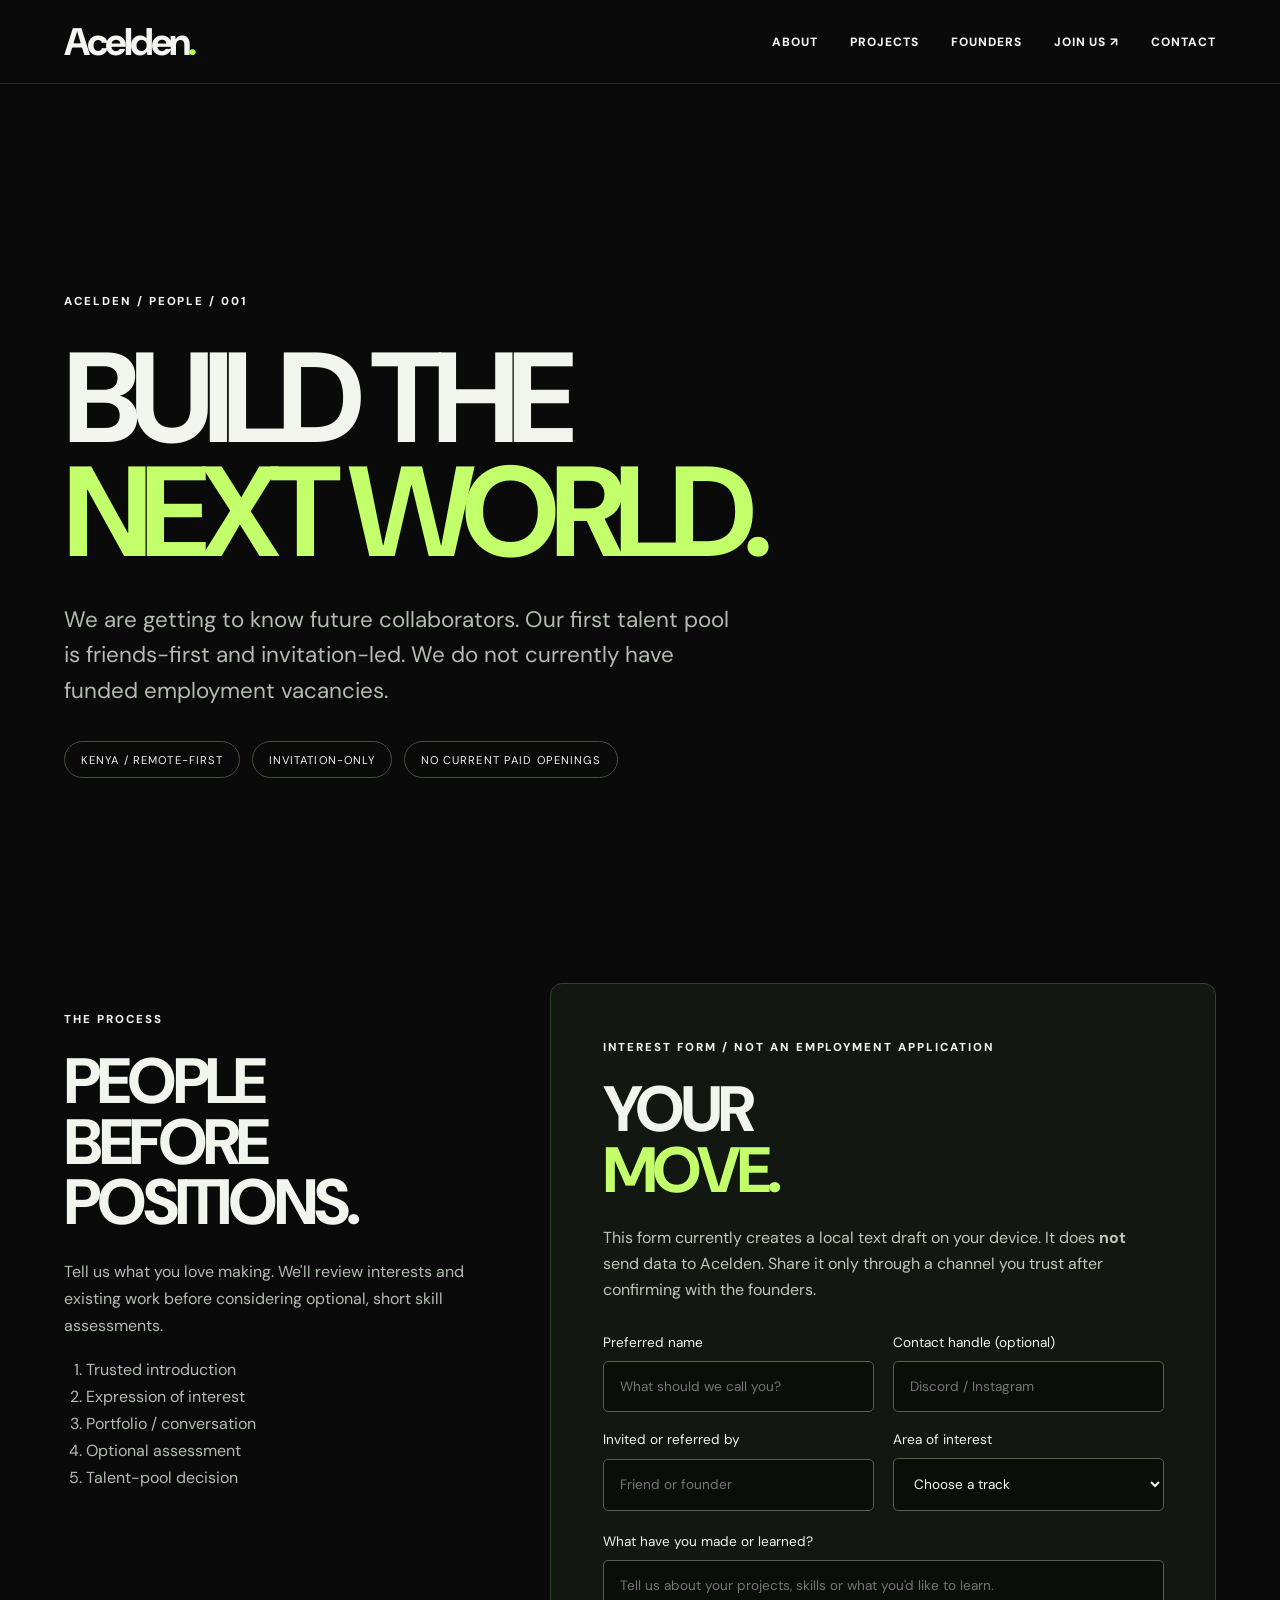
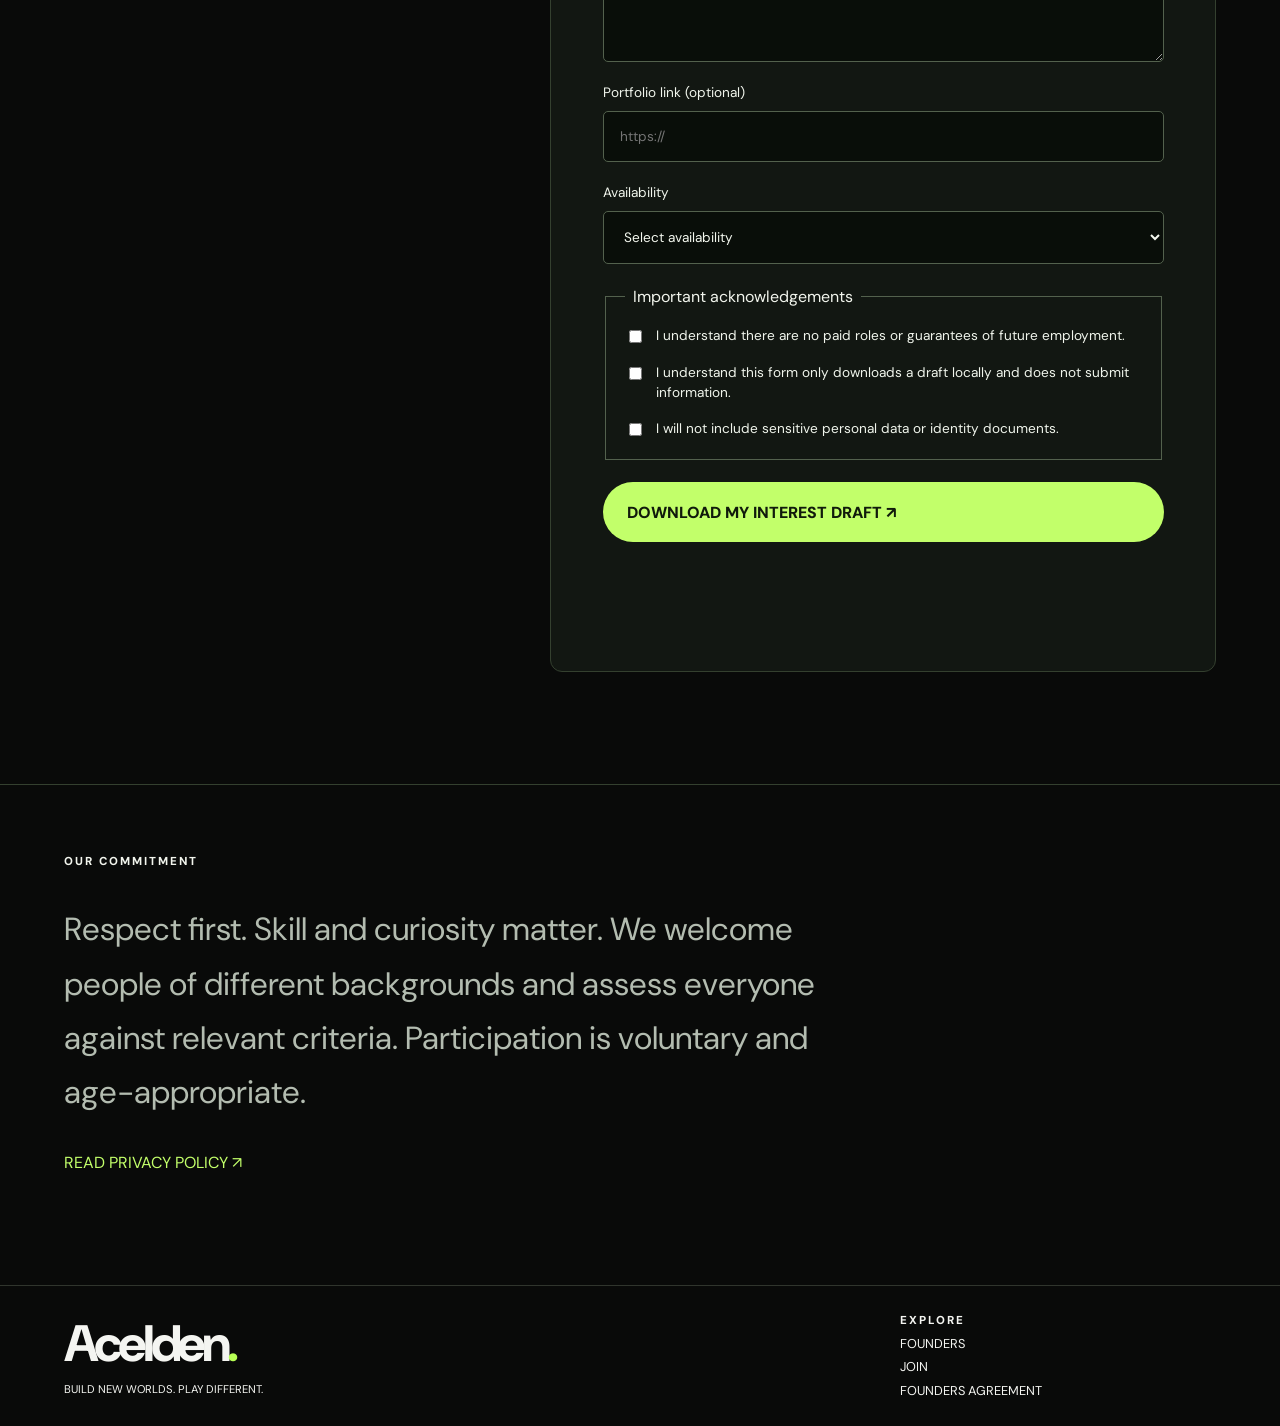
<file: join.html>
<!doctype html><html lang="en"><head><meta charset="utf-8"><meta name="viewport" content="width=device-width,initial-scale=1"><meta name="theme-color" content="#090a09"><meta name="description" content="Join Acelden's invitation-only future talent pool. No paid vacancies currently available."><title>Join the talent pool | Acelden</title><link rel="stylesheet" href="assets/style.css"><link rel="stylesheet" href="assets/agreements.css"><script src="assets/main.js" defer></script><script src="assets/agreements.js" defer></script></head><body><a class="skip" href="#main">Skip to content</a><header class="nav"><a class="logo" href="#/">Acelden<b>.</b></a><button class="menu" aria-label="Toggle navigation" aria-expanded="false">MENU ☰</button><nav class="links"><a href="#/about">ABOUT</a><a href="#/projects">PROJECTS</a><a href="#/team">FOUNDERS</a><a href="#/join" aria-current="page">JOIN US ↗</a><a href="#/contact">CONTACT</a></nav></header><main id="main" class="agreement-page"><section class="agreement-hero wrap"><span class="eyebrow">ACELDEN / PEOPLE / 001</span><h1>BUILD THE<br><em>NEXT WORLD.</em></h1><p>We are getting to know future collaborators. Our first talent pool is friends-first and invitation-led. We do not currently have funded employment vacancies.</p><div class="agreement-tags"><span>KENYA / REMOTE-FIRST</span><span>INVITATION-ONLY</span><span>NO CURRENT PAID OPENINGS</span></div></section><section class="agreement-layout wrap"><aside class="agreement-aside"><span class="eyebrow">THE PROCESS</span><h2>PEOPLE<br>BEFORE<br>POSITIONS.</h2><p>Tell us what you love making. We'll review interests and existing work before considering optional, short skill assessments.</p><ol><li>Trusted introduction</li><li>Expression of interest</li><li>Portfolio / conversation</li><li>Optional assessment</li><li>Talent-pool decision</li></ol></aside><div class="agreement-panel"><span class="eyebrow">INTEREST FORM / NOT AN EMPLOYMENT APPLICATION</span><h2>YOUR<br><em>MOVE.</em></h2><p class="form-note">This form currently creates a local text draft on your device. It does <strong>not</strong> send data to Acelden. Share it only through a channel you trust after confirming with the founders.</p><form id="join-form" class="studio-form"><div class="form-grid"><label>Preferred name <input name="name" autocomplete="nickname" required maxlength="80" placeholder="What should we call you?"></label><label>Contact handle (optional) <input name="handle" maxlength="100" placeholder="Discord / Instagram"></label><label>Invited or referred by <input name="referrer" required maxlength="80" placeholder="Friend or founder"></label><label>Area of interest <select name="track" required><option value="">Choose a track</option><option>Gameplay programming</option><option>3D art & animation</option><option>Game design</option><option>QA & playtesting</option><option>Community & marketing</option><option>People & operations</option></select></label></div><label>What have you made or learned? <textarea name="experience" required maxlength="1200" rows="4" placeholder="Tell us about your projects, skills or what you'd like to learn."></textarea></label><label>Portfolio link (optional) <input name="portfolio" type="url" maxlength="300" placeholder="https://"></label><label>Availability <select name="availability" required><option value="">Select availability</option><option>Occasional / school breaks</option><option>Some weekends</option><option>Flexible, depending on school/work</option><option>Not available yet, just interested</option></select></label><fieldset><legend>Important acknowledgements</legend><label class="check-line"><input type="checkbox" required> I understand there are no paid roles or guarantees of future employment.</label><label class="check-line"><input type="checkbox" required> I understand this form only downloads a draft locally and does not submit information.</label><label class="check-line"><input type="checkbox" required> I will not include sensitive personal data or identity documents.</label></fieldset><button class="agreement-action" type="submit">DOWNLOAD MY INTEREST DRAFT ↗</button><p class="form-status" id="join-status" role="status" aria-live="polite"></p></form></div></section><section class="agreement-bottom wrap"><span class="eyebrow">OUR COMMITMENT</span><p>Respect first. Skill and curiosity matter. We welcome people of different backgrounds and assess everyone against relevant criteria. Participation is voluntary and age-appropriate.</p><a href="#/privacy">READ PRIVACY POLICY ↗</a></section></main><footer class="footer studio-footer"><div><a href="#/" class="logo">Acelden<b>.</b></a><p>BUILD NEW WORLDS. PLAY DIFFERENT.</p></div><div class="footer-links"><div><span class="eyebrow">EXPLORE</span><a href="#/team">FOUNDERS</a><a href="#/join">JOIN</a><a href="#/founders-agreement">FOUNDERS AGREEMENT</a></div></div></footer></body></html>
</file>
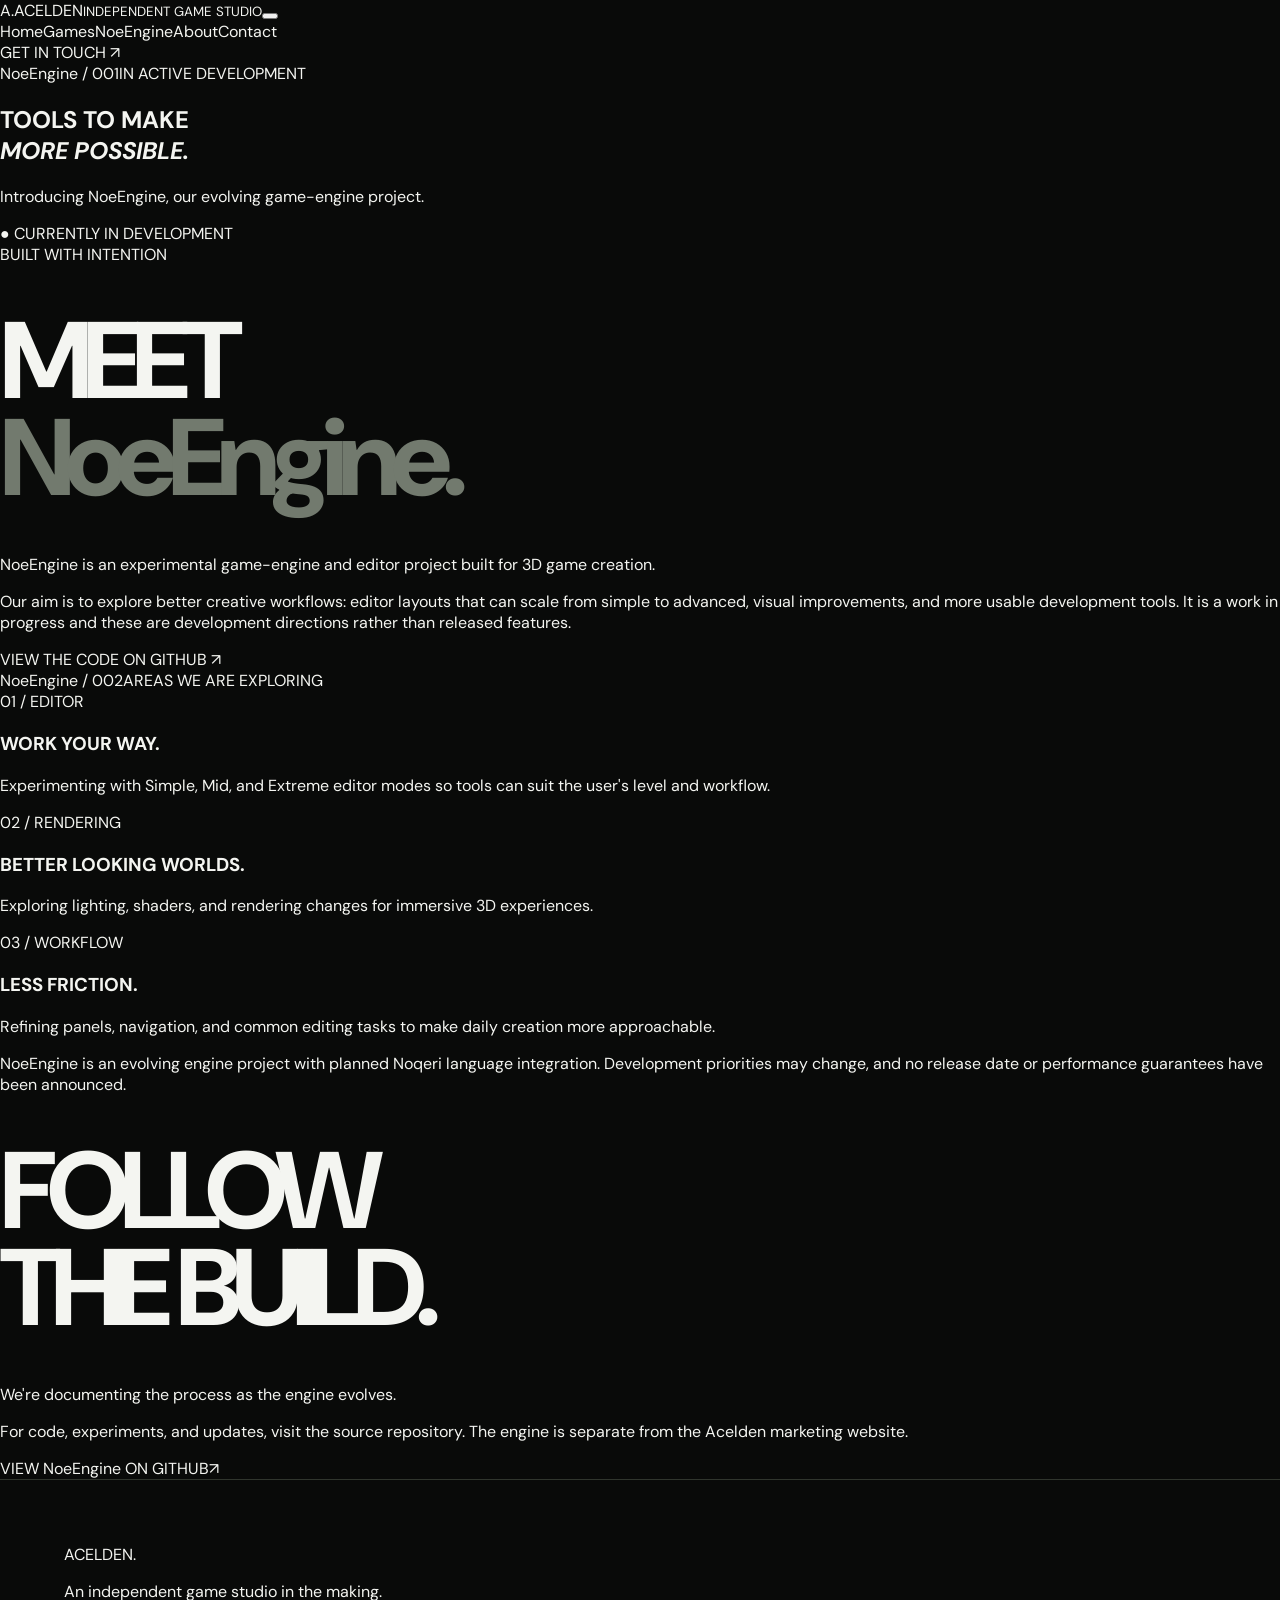
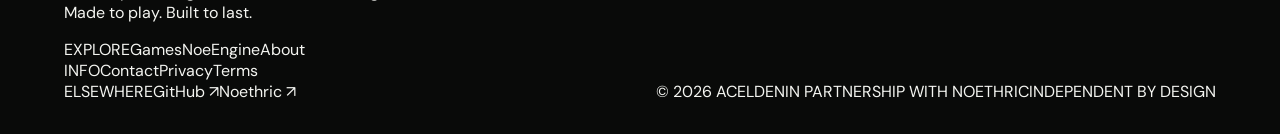
<file: noeengine.html>
<!doctype html><html lang="en"><head><meta charset="UTF-8"><meta name="viewport" content="width=device-width, initial-scale=1"><meta name="theme-color" content="#101311"><meta name="description" content="NoeEngine is Acelden’s developing  game engine focused on editor workflows, shaders, and 3D tools."><title>NoeEngine — Acelden</title><link rel="preconnect" href="https://fonts.googleapis.com"><link rel="preconnect" href="https://fonts.gstatic.com" crossorigin><link href="https://fonts.googleapis.com/css2?family=DM+Sans:wght@400;500;600;700&family=Space+Grotesk:wght@400;500;600;700&display=swap" rel="stylesheet"><link rel="stylesheet" href="assets/style.css"><script type="importmap">{"imports":{"react":"https://esm.sh/react@18.3.1","react/jsx-runtime":"https://esm.sh/react@18.3.1/jsx-runtime","react/jsx-dev-runtime":"https://esm.sh/react@18.3.1/jsx-dev-runtime","react-dom":"https://esm.sh/react-dom@18.3.1?external=react","react-dom/client":"https://esm.sh/react-dom@18.3.1/client?external=react","@react-spring/web":"https://esm.sh/@react-spring/web@9.7.5?external=react,react-dom"}}</script><script src="assets/main.js" defer></script><script id="wix-site-script" src="https://manage.wix.com/_api/headless-business-setup/v1/headless-business/site-script.js" data-client-id="77f72b8c-c82d-42ea-ba86-fa067937f93b" async></script></head><body><a class="skip" href="#main">Skip to content</a><header class="header"><div class="header-inner"><a href="index.html" class="brand" aria-label="Acelden home"><span class="brand-symbol">A<span>.</span></span><span>ACELDEN<small>INDEPENDENT GAME STUDIO</small></span></a><button class="menu-btn" type="button" aria-expanded="false" aria-controls="site-nav" aria-label="Open navigation"><span></span><span></span></button><nav id="site-nav" aria-label="Main navigation"><a href="index.html">Home</a><a href="games.html">Games</a><a href="noeengine.html" aria-current="page">NoeEngine</a><a href="about.html">About</a><a href="contact.html">Contact</a></nav><a class="header-end" href="contact.html">GET IN TOUCH <span aria-hidden="true">↗</span></a></div></header><main id="main"><section class="page-hero engine-page-hero"><div class="container"><div class="kicker"><span class="kicker-num">NoeEngine / 001</span><span>IN ACTIVE DEVELOPMENT</span></div><h1>TOOLS TO MAKE<br><em>MORE POSSIBLE.</em></h1><p>Introducing NoeEngine, our evolving game-engine project.</p><span class="dev-tag">● CURRENTLY IN DEVELOPMENT</span></div></section><section class="light-section page-section"><div class="container two-col"><div><span class="small-label">BUILT WITH INTENTION</span><h2>MEET<br><em>NoeEngine.</em></h2></div><div class="prose"><p class="large">NoeEngine is an experimental game-engine and editor project built for 3D game creation.</p><p>Our aim is to explore better creative workflows: editor layouts that can scale from simple to advanced, visual improvements, and more usable development tools. It is a work in progress and these are development directions rather than released features.</p><a class="inline-link dark" href="https://github.com/EMN90909/NoeEngine" target="_blank" rel="noopener noreferrer">VIEW THE CODE ON GITHUB ↗</a></div></div></section><section class="dark-section page-section"><div class="container"><div class="kicker"><span class="kicker-num">NoeEngine / 002</span><span>AREAS WE ARE EXPLORING</span></div><div class="value-grid"><article><span>01 / EDITOR</span><h3>WORK YOUR WAY.</h3><p>Experimenting with Simple, Mid, and Extreme editor modes so tools can suit the user's level and workflow.</p></article><article><span>02 / RENDERING</span><h3>BETTER LOOKING WORLDS.</h3><p>Exploring lighting, shaders, and rendering changes for immersive 3D experiences.</p></article><article><span>03 / WORKFLOW</span><h3>LESS FRICTION.</h3><p>Refining panels, navigation, and common editing tasks to make daily creation more approachable.</p></article></div><div class="engine-caveat">NoeEngine is an evolving engine project with planned Noqeri language integration. Development priorities may change, and no release date or performance guarantees have been announced.</div></div></section><section class="light-section page-section"><div class="container two-col"><h2>FOLLOW<br>THE BUILD.</h2><div class="prose"><p class="large">We're documenting the process as the engine evolves.</p><p>For code, experiments, and updates, visit the source repository. The engine is separate from the Acelden marketing website.</p><a class="btn btn-dark" href="https://github.com/EMN90909/NoeEngine"><span>VIEW NoeEngine ON GITHUB</span><span aria-hidden="true">↗</span></a></div></div></section></main><footer class="footer"><div class="container footer-main"><div><a href="index.html" class="footer-logo">ACELDEN<span>.</span></a><p>An independent game studio in the making.<br>Made to play. Built to last.</p></div><div class="footer-links"><div><span>EXPLORE</span><a href="games.html">Games</a><a href="noeengine.html">NoeEngine</a><a href="about.html">About</a></div><div><span>INFO</span><a href="contact.html">Contact</a><a href="privacy.html">Privacy</a><a href="terms.html">Terms</a></div><div><span>ELSEWHERE</span><a href="https://github.com/EMN90909/GD-web" target="_blank" rel="noopener noreferrer">GitHub ↗</a><a href="https://noethric.xyz/" target="_blank" rel="noopener noreferrer">Noethric ↗</a></div></div></div><div class="container footer-bottom"><span>© <span data-year>2026</span> ACELDEN</span><span>IN PARTNERSHIP WITH NOETHRIC</span><span>INDEPENDENT BY DESIGN</span></div></footer></body></html>
</file>
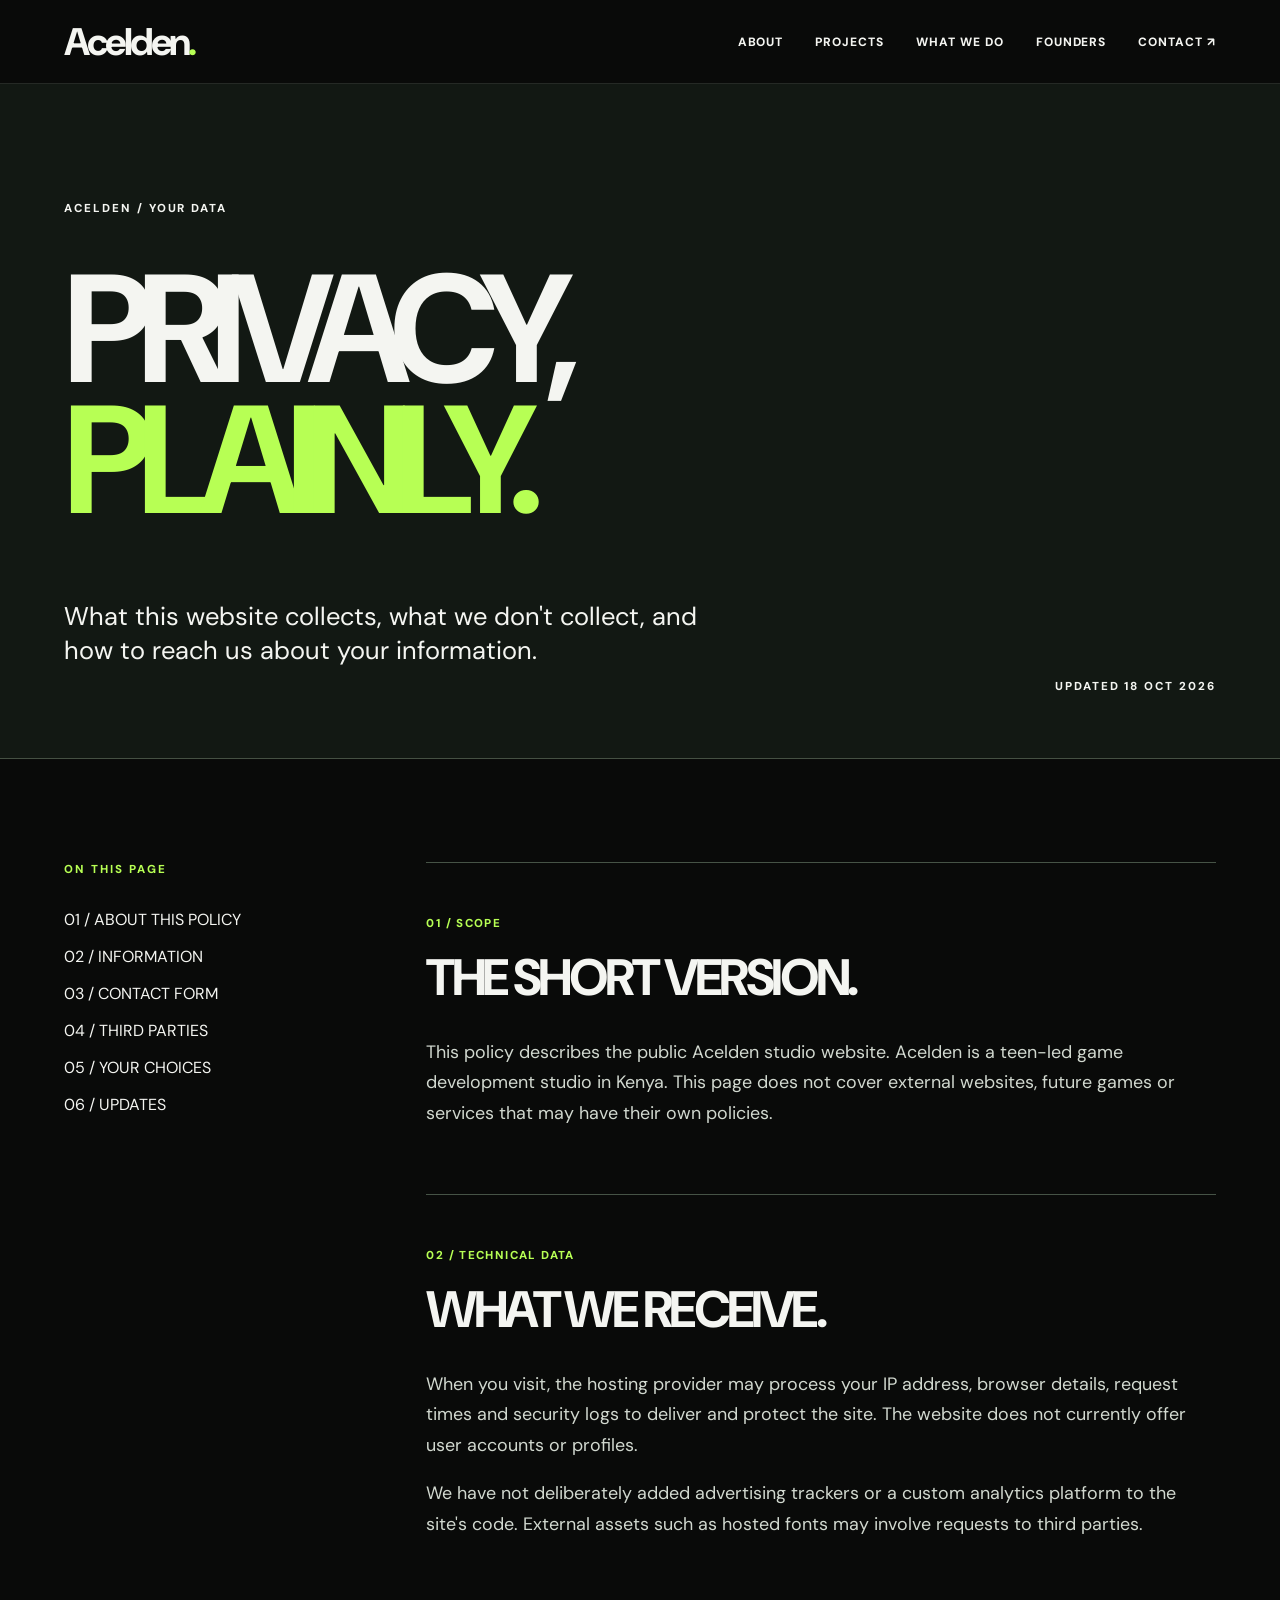
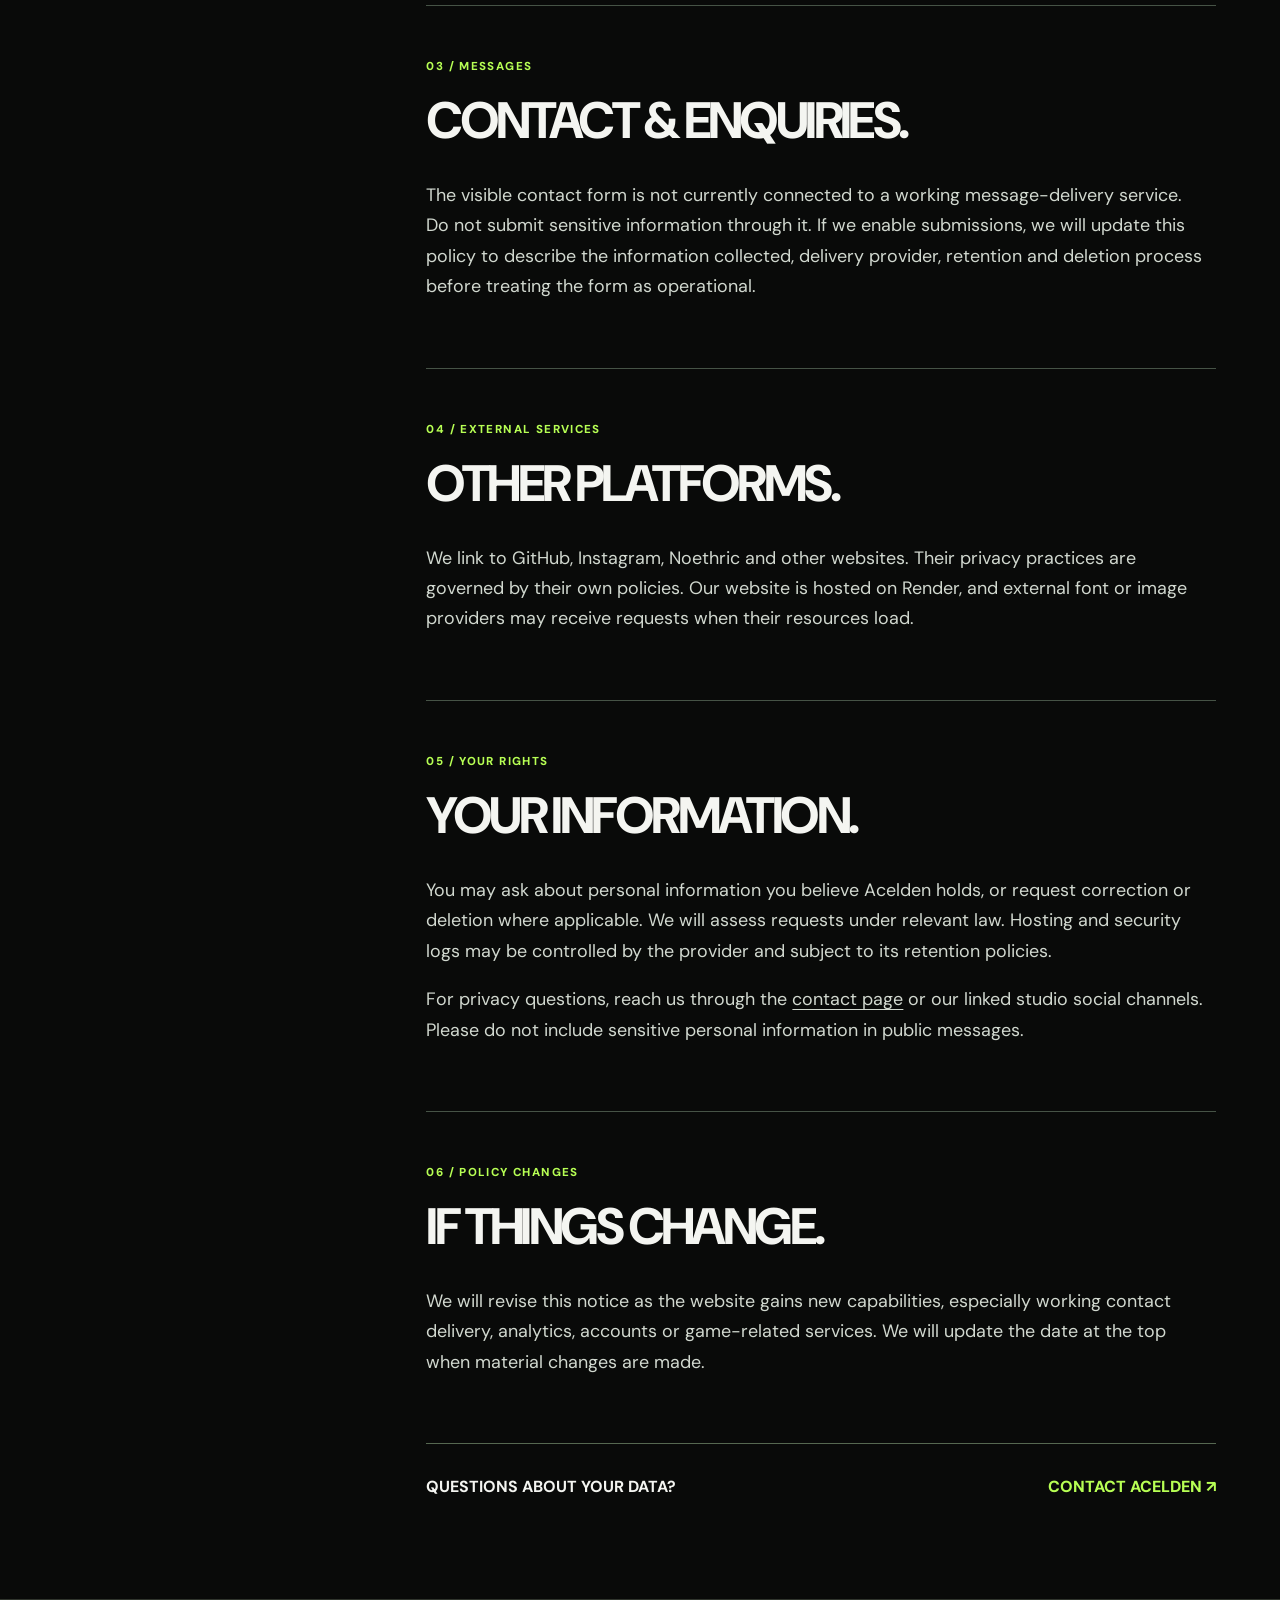
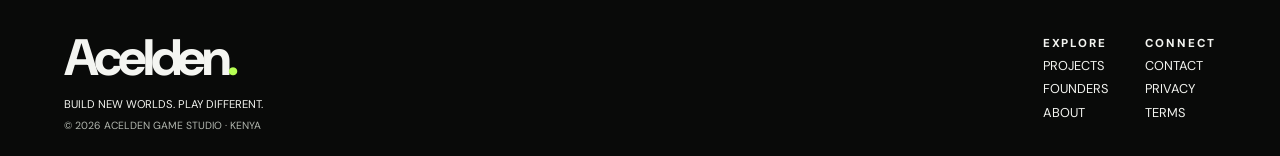
<file: privacy.html>
<!doctype html><html lang="en"><head><meta charset="UTF-8"><meta name="viewport" content="width=device-width, initial-scale=1"><meta name="theme-color" content="#101311"><meta name="description" content="Read the privacy practices for the informational Acelden game studio website."><title>Privacy Policy — Acelden</title><link rel="preconnect" href="https://fonts.googleapis.com"><link rel="preconnect" href="https://fonts.gstatic.com" crossorigin><link href="https://fonts.googleapis.com/css2?family=DM+Sans:wght@400;500;600;700&family=Space+Grotesk:wght@400;500;600;700&display=swap" rel="stylesheet"><link rel="stylesheet" href="assets/style.css"><script type="importmap">{"imports":{"react":"https://esm.sh/react@18.3.1","react/jsx-runtime":"https://esm.sh/react@18.3.1/jsx-runtime","react/jsx-dev-runtime":"https://esm.sh/react@18.3.1/jsx-dev-runtime","react-dom":"https://esm.sh/react-dom@18.3.1?external=react","react-dom/client":"https://esm.sh/react-dom@18.3.1/client?external=react","@react-spring/web":"https://esm.sh/@react-spring/web@9.7.5?external=react,react-dom"}}</script><script src="assets/main.js" defer></script></head><body><a class="skip" href="#main">Skip to content</a><header class="nav"><a class="logo" href="#/">Acelden<b>.</b></a><button class="menu" aria-label="Toggle navigation" aria-expanded="false">MENU ☰</button><nav class="links"><a href="#/about">ABOUT</a><a href="#/projects">PROJECTS</a><a href="#/services">WHAT WE DO</a><a href="#/team">FOUNDERS</a><a href="#/contact">CONTACT ↗</a></nav></header><main id="main" class="privacy-redesign"><section class="privacy-hero"><div class="wrap"><span class="eyebrow">ACELDEN / YOUR DATA</span><h1>PRIVACY,<br><em>PLAINLY.</em></h1><div class="privacy-hero-bottom"><p>What this website collects, what we don't collect, and how to reach us about your information.</p><span class="eyebrow">UPDATED 18 OCT 2026</span></div></div></section><section class="privacy-content wrap"><aside class="privacy-sidebar"><span class="eyebrow">ON THIS PAGE</span><span>01 / ABOUT THIS POLICY</span><span>02 / INFORMATION</span><span>03 / CONTACT FORM</span><span>04 / THIRD PARTIES</span><span>05 / YOUR CHOICES</span><span>06 / UPDATES</span></aside><div class="privacy-articles"><section id="privacy-01"><span>01 / SCOPE</span><h2>THE SHORT VERSION.</h2><p>This policy describes the public Acelden studio website. Acelden is a teen-led game development studio in Kenya. This page does not cover external websites, future games or services that may have their own policies.</p></section><section id="privacy-02"><span>02 / TECHNICAL DATA</span><h2>WHAT WE RECEIVE.</h2><p>When you visit, the hosting provider may process your IP address, browser details, request times and security logs to deliver and protect the site. The website does not currently offer user accounts or profiles.</p><p>We have not deliberately added advertising trackers or a custom analytics platform to the site's code. External assets such as hosted fonts may involve requests to third parties.</p></section><section id="privacy-03"><span>03 / MESSAGES</span><h2>CONTACT &amp; ENQUIRIES.</h2><p>The visible contact form is not currently connected to a working message-delivery service. Do not submit sensitive information through it. If we enable submissions, we will update this policy to describe the information collected, delivery provider, retention and deletion process before treating the form as operational.</p></section><section id="privacy-04"><span>04 / EXTERNAL SERVICES</span><h2>OTHER PLATFORMS.</h2><p>We link to GitHub, Instagram, Noethric and other websites. Their privacy practices are governed by their own policies. Our website is hosted on Render, and external font or image providers may receive requests when their resources load.</p></section><section id="privacy-05"><span>05 / YOUR RIGHTS</span><h2>YOUR INFORMATION.</h2><p>You may ask about personal information you believe Acelden holds, or request correction or deletion where applicable. We will assess requests under relevant law. Hosting and security logs may be controlled by the provider and subject to its retention policies.</p><p>For privacy questions, reach us through the <a href="#/contact">contact page</a> or our linked studio social channels. Please do not include sensitive personal information in public messages.</p></section><section id="privacy-06"><span>06 / POLICY CHANGES</span><h2>IF THINGS CHANGE.</h2><p>We will revise this notice as the website gains new capabilities, especially working contact delivery, analytics, accounts or game-related services. We will update the date at the top when material changes are made.</p></section><div class="privacy-end"><strong>QUESTIONS ABOUT YOUR DATA?</strong><a href="#/contact">CONTACT ACELDEN ↗</a></div></div></section></main><footer class="footer studio-footer"><div><a href="#/" class="logo">Acelden<b>.</b></a><p>BUILD NEW WORLDS. PLAY DIFFERENT.</p><small>© <span data-year>2026</span> ACELDEN GAME STUDIO · KENYA</small></div><div class="footer-links"><div><span class="eyebrow">EXPLORE</span><a href="#/projects">PROJECTS</a><a href="#/team">FOUNDERS</a><a href="#/about">ABOUT</a></div><div><span class="eyebrow">CONNECT</span><a href="#/contact">CONTACT</a><a href="#/privacy">PRIVACY</a><a href="#/terms">TERMS</a></div></div></footer></body></html>
</file>
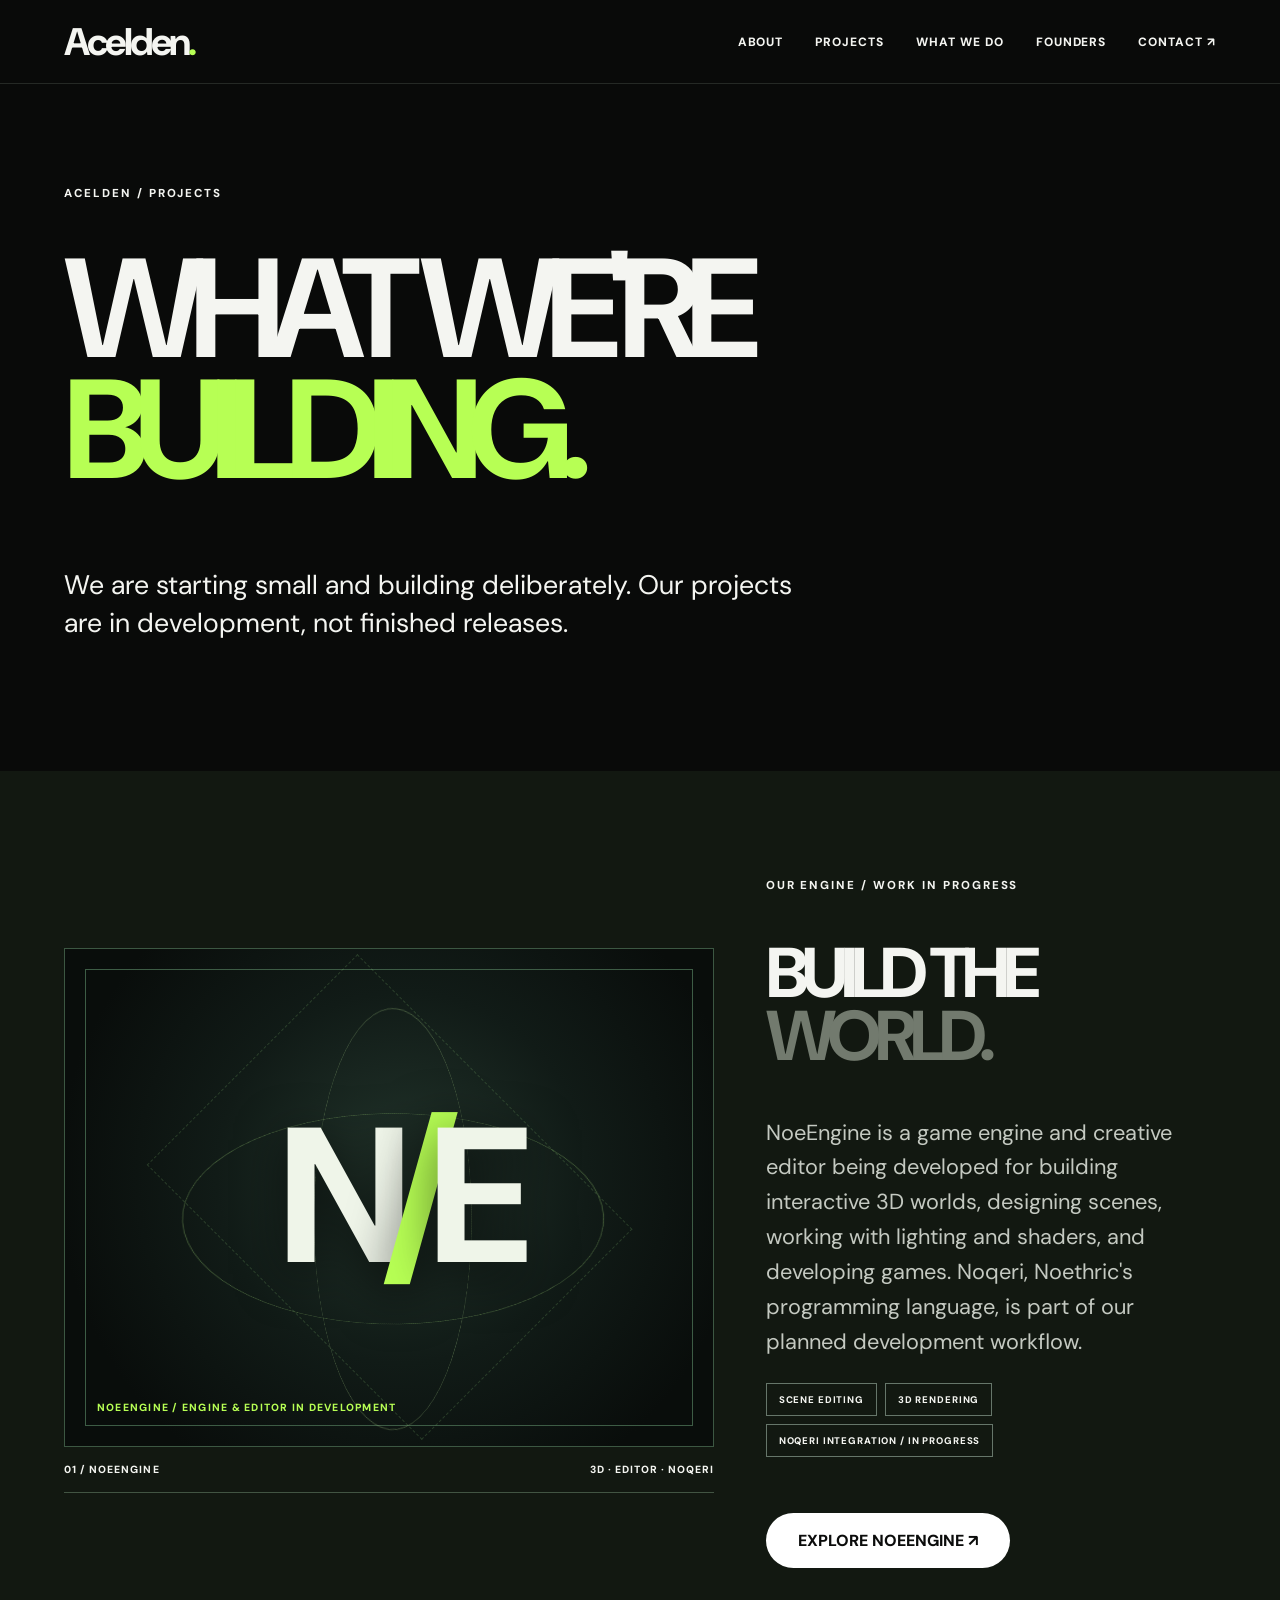
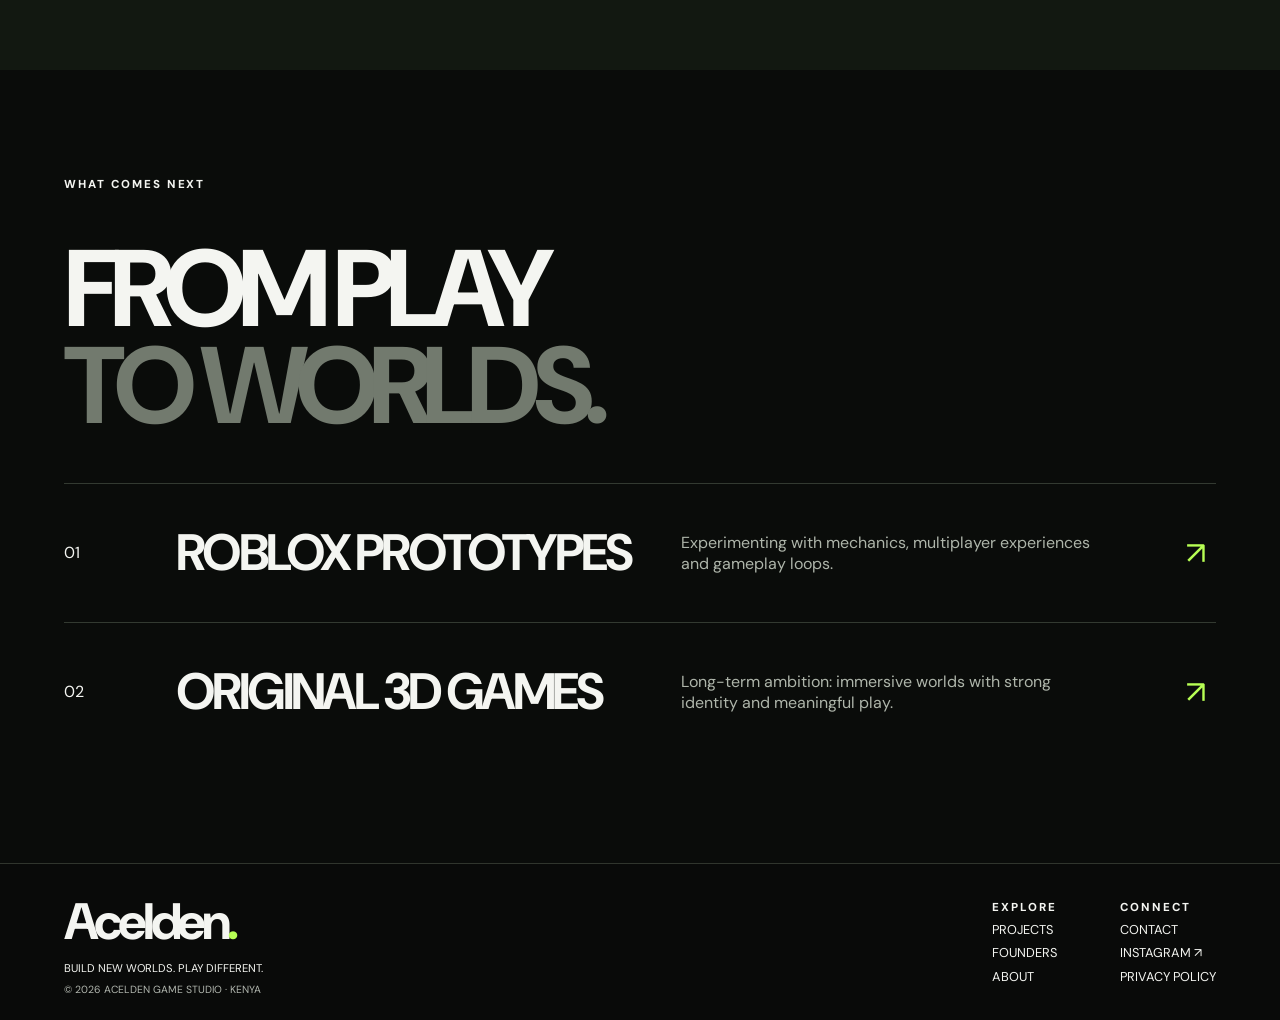
<file: projects.html>
<!doctype html><html lang="en"><head><meta charset="utf-8"><meta name="viewport" content="width=device-width,initial-scale=1"><meta name="theme-color" content="#090a09"><meta name="description" content="Acelden is an independent game development studio exploring Roblox games, future worlds and NoeEngine."><title>Projects | Acelden</title><link rel="stylesheet" href="assets/style.css"><script type="importmap">{"imports":{"react":"https://esm.sh/react@18.3.1","react/jsx-runtime":"https://esm.sh/react@18.3.1/jsx-runtime","react/jsx-dev-runtime":"https://esm.sh/react@18.3.1/jsx-dev-runtime","react-dom":"https://esm.sh/react-dom@18.3.1?external=react","react-dom/client":"https://esm.sh/react-dom@18.3.1/client?external=react","@react-spring/web":"https://esm.sh/@react-spring/web@9.7.5?external=react,react-dom"}}</script><script src="assets/main.js" defer></script></head><body><a href="#main" class="skip">Skip to content</a><header class="nav"><a class="logo" href="#/">Acelden<b>.</b></a><button class="menu" aria-label="Toggle navigation" aria-expanded="false">MENU ☰</button><nav class="links"><a href="#/about">ABOUT</a><a href="#/projects">PROJECTS</a><a href="#/services">WHAT WE DO</a><a href="#/team">FOUNDERS</a><a href="#/contact">CONTACT ↗</a></nav></header><main id="main" class="projects-page"><section class="wrap projects-hero"><span class="eyebrow">ACELDEN / PROJECTS</span><h1>WHAT WE'RE<br><em>BUILDING.</em></h1><p>We are starting small and building deliberately. Our projects are in development, not finished releases.</p></section><section class="wrap projects-feature"><div class="engine-showcase"><div class="engine-showcase-art"><div class="engine-mark">N<span>∕</span>E</div><div class="engine-wireframe" aria-hidden="true"><div class="engine-orbit orbit-one"></div><div class="engine-orbit orbit-two"></div><div class="engine-core"></div></div><span class="engine-art-caption">NOEENGINE / ENGINE &amp; EDITOR IN DEVELOPMENT</span></div><div class="engine-showcase-foot"><span>01 / NOEENGINE</span><span>3D · EDITOR · NOQERI</span></div></div><div class="projects-copy"><span class="eyebrow">OUR ENGINE / WORK IN PROGRESS</span><h2>BUILD THE<br><em>WORLD.</em></h2><p>NoeEngine is a game engine and creative editor being developed for building interactive 3D worlds, designing scenes, working with lighting and shaders, and developing games. Noqeri, Noethric's programming language, is part of our planned development workflow.</p><div class="engine-feature-list"><span>SCENE EDITING</span><span>3D RENDERING</span><span>NOQERI INTEGRATION / IN PROGRESS</span></div><a class="pill" href="https://github.com/EMN90909/NoeEngine" target="_blank" rel="noopener noreferrer">EXPLORE NOEENGINE ↗</a></div></section><section class="wrap projects-roadmap"><span class="eyebrow">WHAT COMES NEXT</span><h2>FROM PLAY<br><em>TO WORLDS.</em></h2><div class="service"><span>01</span><h3>ROBLOX PROTOTYPES</h3><p>Experimenting with mechanics, multiplayer experiences and gameplay loops.</p><i>↗</i></div><div class="service"><span>02</span><h3>ORIGINAL 3D GAMES</h3><p>Long-term ambition: immersive worlds with strong identity and meaningful play.</p><i>↗</i></div></section></main><footer class="footer studio-footer" id="studio-footer"><div><a href="#/" class="logo">Acelden<b>.</b></a><p>BUILD NEW WORLDS. PLAY DIFFERENT.</p><small>© <span data-year>2026</span> ACELDEN GAME STUDIO · KENYA</small></div><div class="footer-links"><div><span class="eyebrow">EXPLORE</span><a href="#/projects">PROJECTS</a><a href="#/team">FOUNDERS</a><a href="#/about">ABOUT</a></div><div><span class="eyebrow">CONNECT</span><a href="#/contact">CONTACT</a><a href="https://www.instagram.com/n4sy.r/" target="_blank" rel="noopener noreferrer">INSTAGRAM ↗</a><a href="#/privacy">PRIVACY POLICY</a></div></div></footer></body></html>
</file>
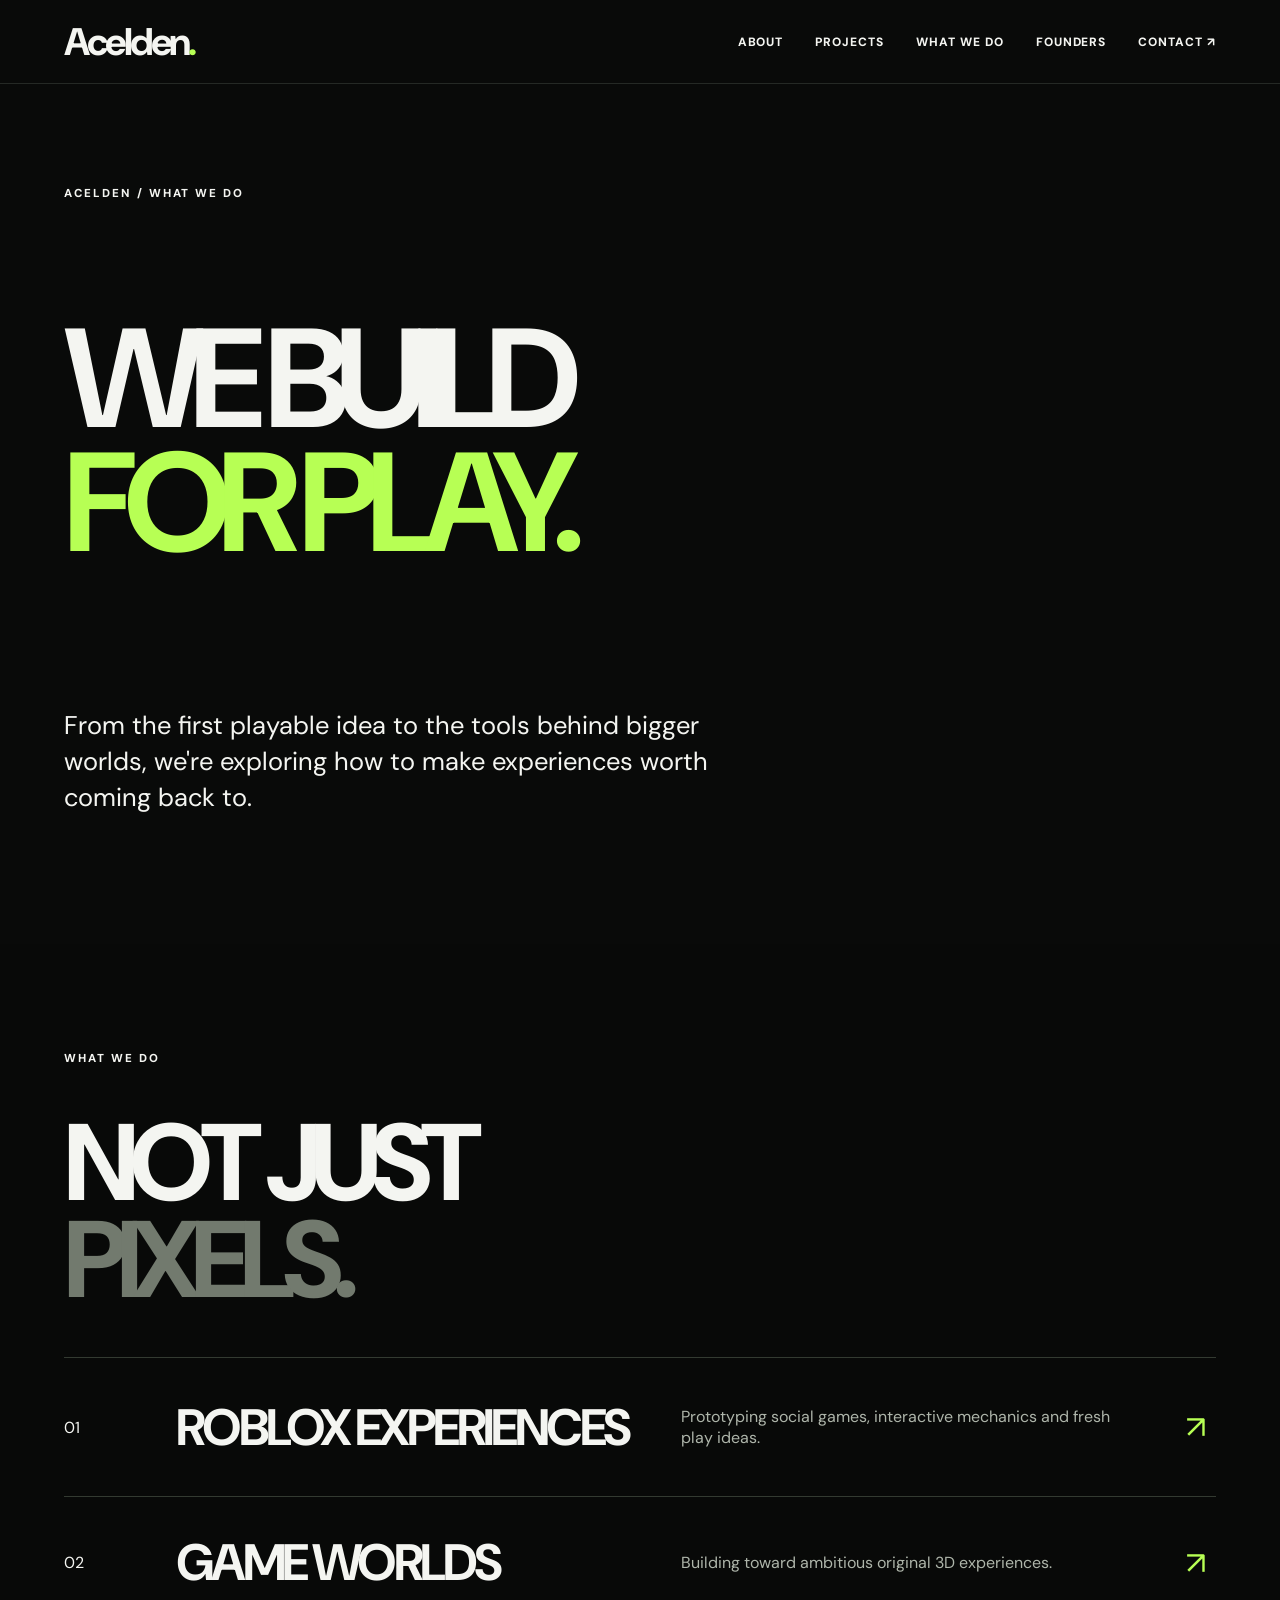
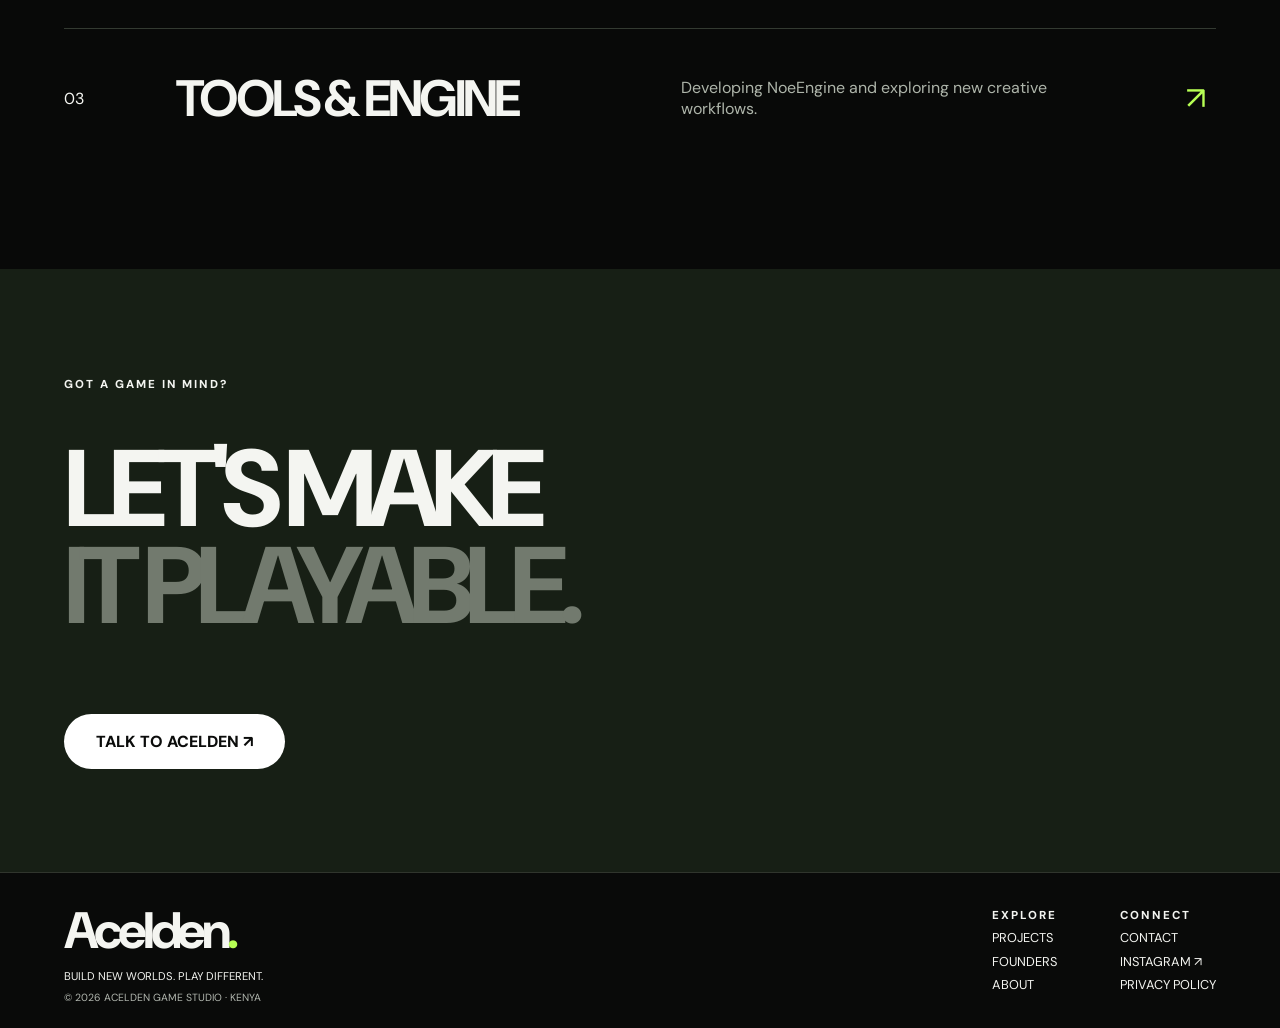
<file: services.html>
<!doctype html><html lang="en"><head><meta charset="UTF-8"><meta name="viewport" content="width=device-width, initial-scale=1"><meta name="theme-color" content="#101311"><meta name="description" content="Acelden builds Roblox experiences, original game worlds, and creative engine tools."><title>What We Do | Acelden</title><link rel="preconnect" href="https://fonts.googleapis.com"><link rel="preconnect" href="https://fonts.gstatic.com" crossorigin><link href="https://fonts.googleapis.com/css2?family=DM+Sans:wght@400;500;600;700&family=Space+Grotesk:wght@400;500;600;700&display=swap" rel="stylesheet"><link rel="stylesheet" href="assets/style.css"><script type="importmap">{"imports":{"react":"https://esm.sh/react@18.3.1","react/jsx-runtime":"https://esm.sh/react@18.3.1/jsx-runtime","react/jsx-dev-runtime":"https://esm.sh/react@18.3.1/jsx-dev-runtime","react-dom":"https://esm.sh/react-dom@18.3.1?external=react","react-dom/client":"https://esm.sh/react-dom@18.3.1/client?external=react","@react-spring/web":"https://esm.sh/@react-spring/web@9.7.5?external=react,react-dom"}}</script><script src="assets/main.js" defer></script><script id="wix-site-script" src="https://manage.wix.com/_api/headless-business-setup/v1/headless-business/site-script.js" data-client-id="77f72b8c-c82d-42ea-ba86-fa067937f93b" async></script></head><body><a class="skip" href="#main">Skip to content</a><header class="nav"><a class="logo" href="#/">Acelden<b>.</b></a><button class="menu" aria-label="Toggle navigation" aria-expanded="false">MENU ☰</button><nav class="links"><a href="#/about">ABOUT</a><a href="#/projects">PROJECTS</a><a href="#/services">WHAT WE DO</a><a href="#/team">FOUNDERS</a><a href="#/contact">CONTACT ↗</a></nav></header><main id="main" class="services-page"><section class="wrap services-hero"><span class="eyebrow">ACELDEN / WHAT WE DO</span><h1>WE BUILD<br><em>FOR PLAY.</em></h1><p>From the first playable idea to the tools behind bigger worlds, we're exploring how to make experiences worth coming back to.</p></section><section class="services wrap" id="services-list"><span class="eyebrow">WHAT WE DO</span><h2 class="reveal">NOT JUST<br><em>PIXELS.</em></h2><div class="service reveal"><span>01</span><h3>ROBLOX EXPERIENCES</h3><p>Prototyping social games, interactive mechanics and fresh play ideas.</p><i>↗</i></div><div class="service reveal"><span>02</span><h3>GAME WORLDS</h3><p>Building toward ambitious original 3D experiences.</p><i>↗</i></div><div class="service reveal"><span>03</span><h3>TOOLS & ENGINE</h3><p>Developing NoeEngine and exploring new creative workflows.</p><i>↗</i></div></section><section class="wrap services-outro"><span class="eyebrow">GOT A GAME IN MIND?</span><h2>LET'S MAKE<br><em>IT PLAYABLE.</em></h2><a class="pill" href="#/contact">TALK TO ACELDEN ↗</a></section></main><footer class="footer studio-footer" id="studio-footer"><div><a href="#/" class="logo">Acelden<b>.</b></a><p>BUILD NEW WORLDS. PLAY DIFFERENT.</p><small>© <span data-year>2026</span> ACELDEN GAME STUDIO · KENYA</small></div><div class="footer-links"><div><span class="eyebrow">EXPLORE</span><a href="#/projects">PROJECTS</a><a href="#/team">FOUNDERS</a><a href="#/about">ABOUT</a></div><div><span class="eyebrow">CONNECT</span><a href="#/contact">CONTACT</a><a href="https://www.instagram.com/n4sy.r/" target="_blank" rel="noopener noreferrer">INSTAGRAM ↗</a><a href="#/privacy">PRIVACY POLICY</a></div></div></footer></body></html>
</file>
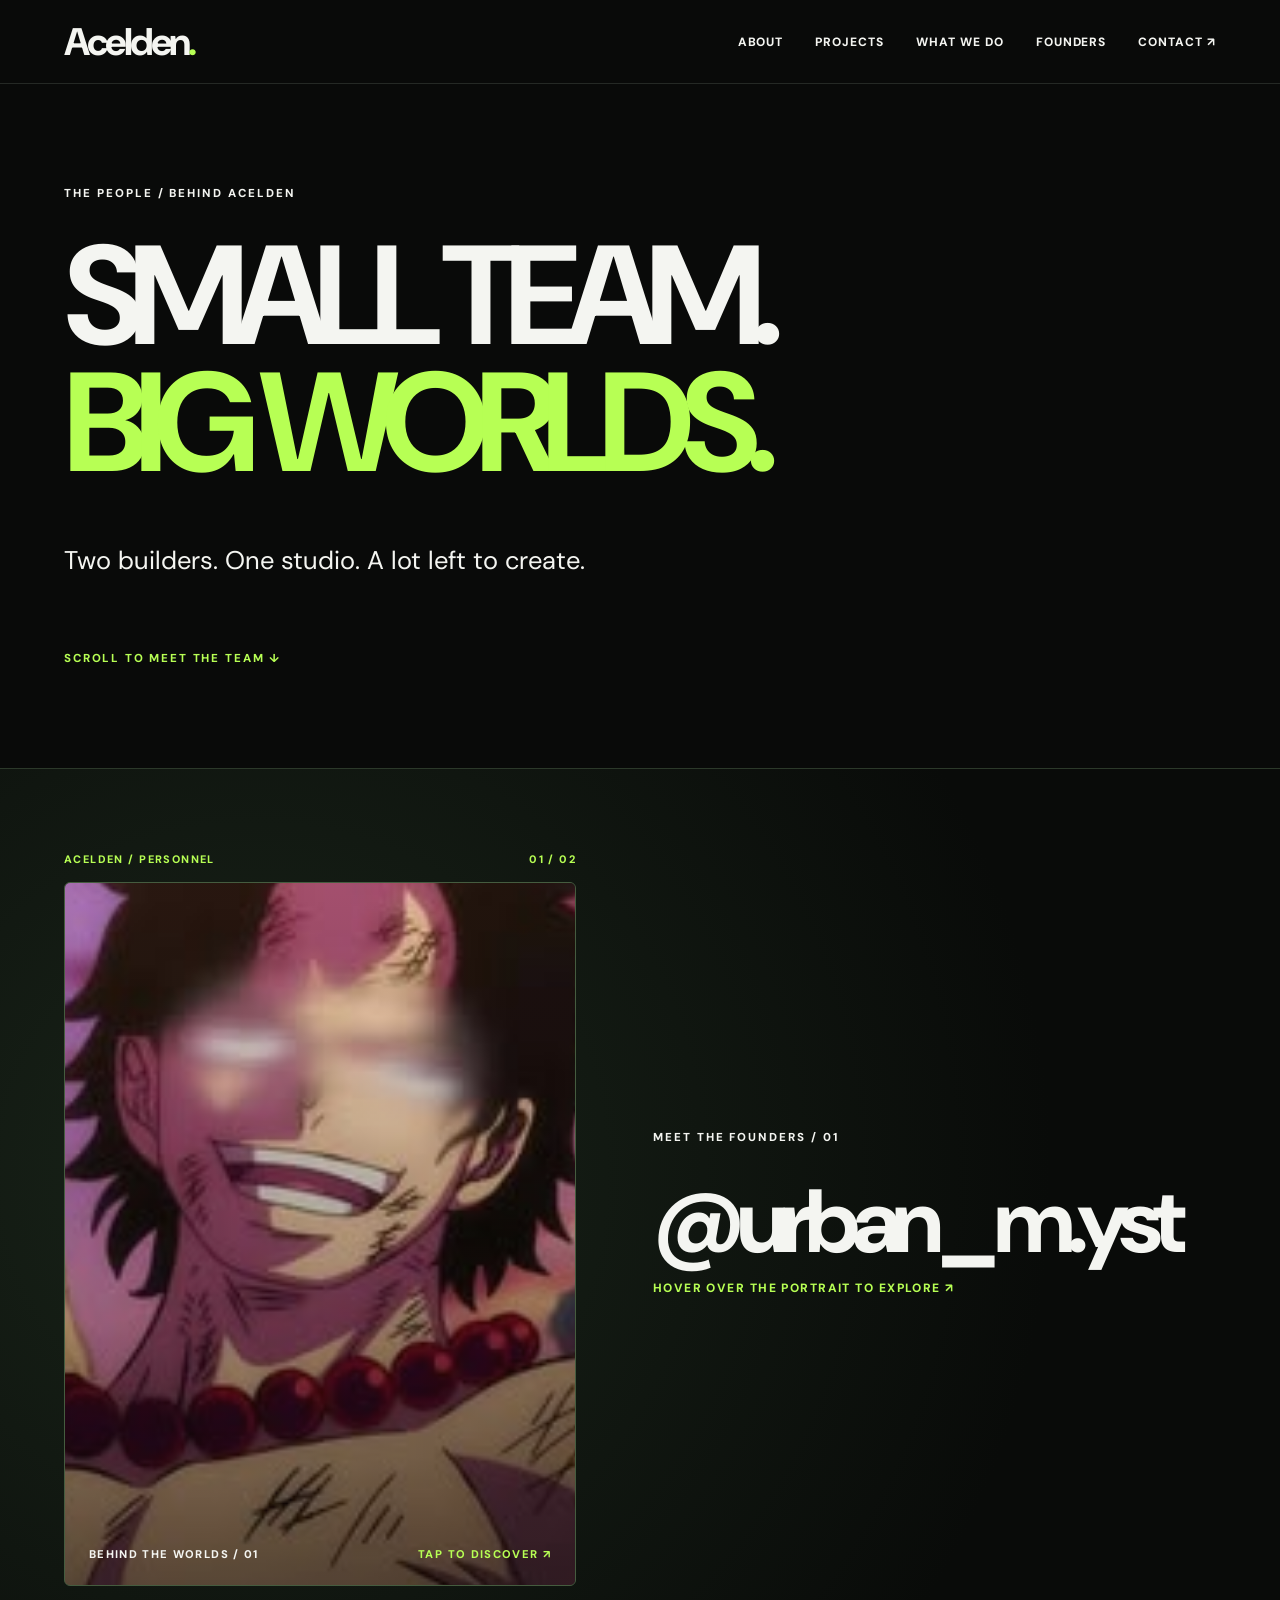
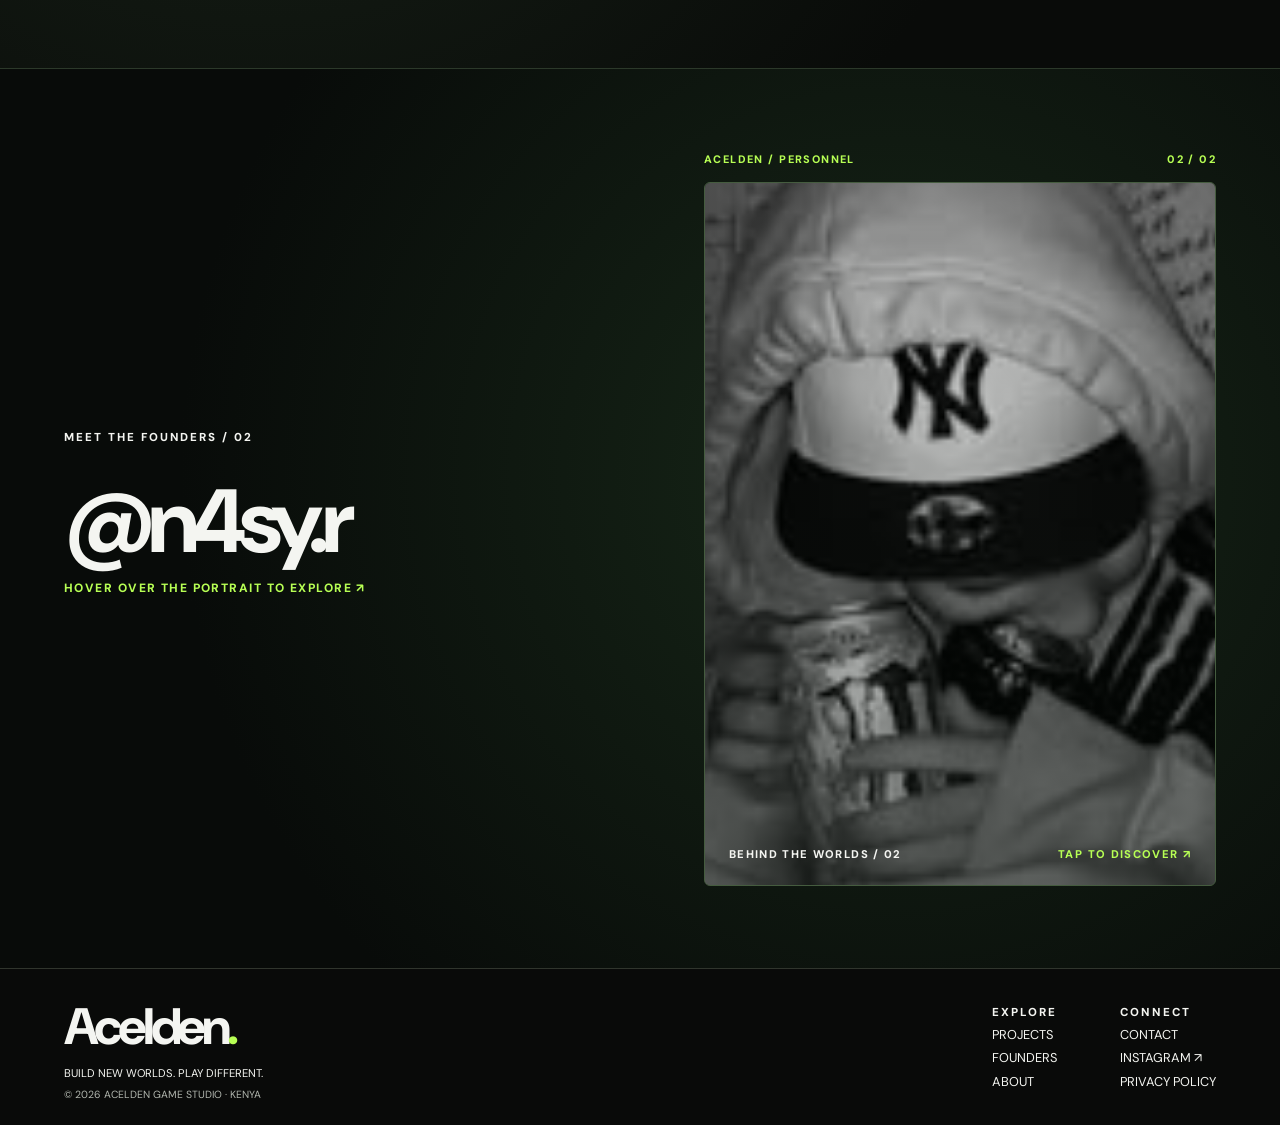
<file: team.html>
<!doctype html><html lang="en"><head><meta charset="utf-8"><meta name="viewport" content="width=device-width,initial-scale=1"><meta name="theme-color" content="#090a09"><meta name="description" content="Acelden is an independent game development studio exploring Roblox games, future worlds and NoeEngine."><title>Founders | Acelden</title><link rel="stylesheet" href="assets/style.css"><script type="importmap">{"imports":{"react":"https://esm.sh/react@18.3.1","react/jsx-runtime":"https://esm.sh/react@18.3.1/jsx-runtime","react/jsx-dev-runtime":"https://esm.sh/react@18.3.1/jsx-dev-runtime","react-dom":"https://esm.sh/react-dom@18.3.1?external=react","react-dom/client":"https://esm.sh/react-dom@18.3.1/client?external=react","@react-spring/web":"https://esm.sh/@react-spring/web@9.7.5?external=react,react-dom"}}</script><script src="assets/main.js" defer></script></head><body><a href="#main" class="skip">Skip to content</a><header class="nav"><a class="logo" href="#/">Acelden<b>.</b></a><button class="menu" aria-label="Toggle navigation" aria-expanded="false">MENU ☰</button><nav class="links"><a href="#/about">ABOUT</a><a href="#/projects">PROJECTS</a><a href="#/services">WHAT WE DO</a><a href="#/team">FOUNDERS</a><a href="#/contact">CONTACT ↗</a></nav></header><main id="main" class="team-page team-redesign"><header class="founders-opening"><span class="eyebrow">THE PEOPLE / BEHIND ACELDEN</span><h1>SMALL TEAM.<br><em>BIG WORLDS.</em></h1><p>Two builders. One studio. A lot left to create.</p><span class="founders-scroll-note">SCROLL TO MEET THE TEAM ↓</span></header><div class="founder-stack"><section class="founder-section" id="founder-01" aria-label="CLYDE BRADLEY"><div class="founder-frame"><div class="founder-panel"><div class="founder-meta"><span>ACELDEN / PERSONNEL</span><span>01 / 02</span></div><div class="founder-visual" tabindex="0" role="button" aria-label="Reveal CLYDE BRADLEY" aria-expanded="false"><div class="founder-photo" style="background-image:linear-gradient(0deg,#070e0980,#070e0910),url('assets/Clyde.jpg')"></div><span class="founder-visual-label">BEHIND THE WORLDS / 01</span><span class="founder-tap-hint">TAP TO DISCOVER ↗</span></div></div><div class="founder-info"><span class="eyebrow">MEET THE FOUNDERS / 01</span><div class="founder-intro"><h2 class="founder-handle">@urban_m.yst</h2><p class="founder-prompt">HOVER OVER THE PORTRAIT TO EXPLORE ↗</p></div><div class="founder-reveal"><h3>CLYDE BRADLEY</h3><span class="founder-role">FOUNDER & CEO</span><p>Leading the studio vision, shaping the creative direction, and guiding our first playable worlds.</p><div class="founder-detail"><span>STUDIO DIRECTION / GAME CONCEPTS</span><a href="https://www.instagram.com/urban_m.yst/" target="_blank" rel="noopener noreferrer">INSTAGRAM / @urban_m.yst ↗</a></div></div></div></div></section><section class="founder-section" id="founder-02" aria-label="EMMANUEL NASONG'O"><div class="founder-frame"><div class="founder-panel"><div class="founder-meta"><span>ACELDEN / PERSONNEL</span><span>02 / 02</span></div><div class="founder-visual" tabindex="0" role="button" aria-label="Reveal EMMANUEL NASONG'O" aria-expanded="false"><div class="founder-photo" style="background-image:linear-gradient(0deg,#070e0980,#070e0910),url('assets/Nasongo.jpg')"></div><span class="founder-visual-label">BEHIND THE WORLDS / 02</span><span class="founder-tap-hint">TAP TO DISCOVER ↗</span></div></div><div class="founder-info"><span class="eyebrow">MEET THE FOUNDERS / 02</span><div class="founder-intro"><h2 class="founder-handle">@n4sy.r</h2><p class="founder-prompt">HOVER OVER THE PORTRAIT TO EXPLORE ↗</p></div><div class="founder-reveal"><h3>EMMANUEL NASONG'O</h3><span class="founder-role">CO-FOUNDER</span><p>Building technology, developing NoeEngine, and connecting Acelden with Noethric's product-development work.</p><div class="founder-detail"><span>ENGINEERING / CREATIVE TOOLS</span><a href="https://www.instagram.com/n4sy.r/" target="_blank" rel="noopener noreferrer">INSTAGRAM / @n4sy.r ↗</a></div></div></div></div></section></div></main><footer class="footer studio-footer" id="studio-footer"><div><a href="#/" class="logo">Acelden<b>.</b></a><p>BUILD NEW WORLDS. PLAY DIFFERENT.</p><small>© <span data-year>2026</span> ACELDEN GAME STUDIO · KENYA</small></div><div class="footer-links"><div><span class="eyebrow">EXPLORE</span><a href="#/projects">PROJECTS</a><a href="#/team">FOUNDERS</a><a href="#/about">ABOUT</a></div><div><span class="eyebrow">CONNECT</span><a href="#/contact">CONTACT</a><a href="https://www.instagram.com/n4sy.r/" target="_blank" rel="noopener noreferrer">INSTAGRAM ↗</a><a href="#/privacy">PRIVACY POLICY</a></div></div></footer></body></html>
</file>
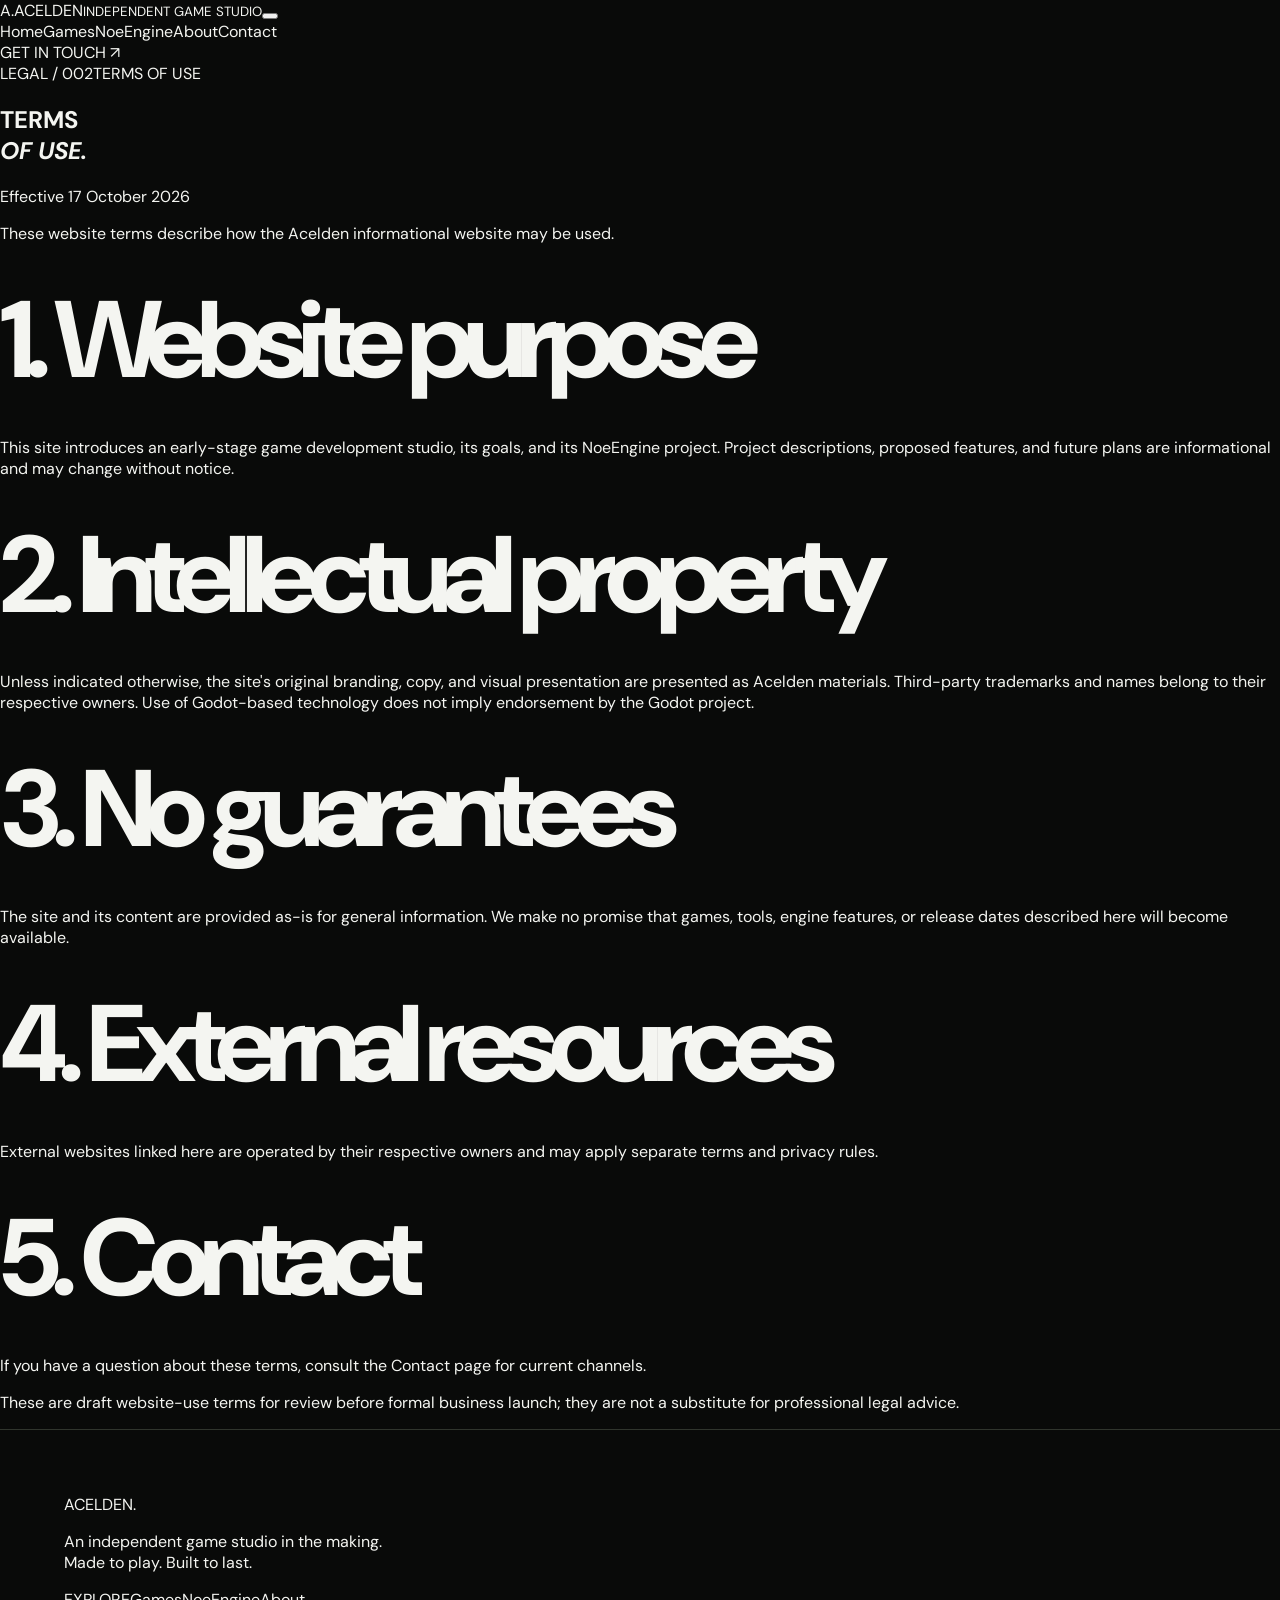
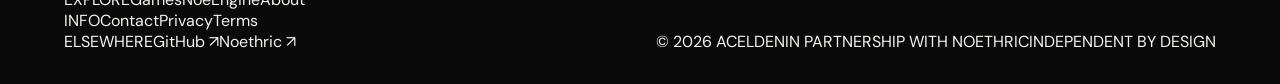
<file: terms.html>
<!doctype html><html lang="en"><head><meta charset="UTF-8"><meta name="viewport" content="width=device-width, initial-scale=1"><meta name="theme-color" content="#101311"><meta name="description" content="Terms for visiting and using the Acelden game studio information website."><title>Terms of Use — Acelden</title><link rel="preconnect" href="https://fonts.googleapis.com"><link rel="preconnect" href="https://fonts.gstatic.com" crossorigin><link href="https://fonts.googleapis.com/css2?family=DM+Sans:wght@400;500;600;700&family=Space+Grotesk:wght@400;500;600;700&display=swap" rel="stylesheet"><link rel="stylesheet" href="assets/style.css"><script type="importmap">{"imports":{"react":"https://esm.sh/react@18.3.1","react/jsx-runtime":"https://esm.sh/react@18.3.1/jsx-runtime","react/jsx-dev-runtime":"https://esm.sh/react@18.3.1/jsx-dev-runtime","react-dom":"https://esm.sh/react-dom@18.3.1?external=react","react-dom/client":"https://esm.sh/react-dom@18.3.1/client?external=react","@react-spring/web":"https://esm.sh/@react-spring/web@9.7.5?external=react,react-dom"}}</script><script src="assets/main.js" defer></script><script id="wix-site-script" src="https://manage.wix.com/_api/headless-business-setup/v1/headless-business/site-script.js" data-client-id="77f72b8c-c82d-42ea-ba86-fa067937f93b" async></script></head><body><a class="skip" href="#main">Skip to content</a><header class="header"><div class="header-inner"><a href="index.html" class="brand" aria-label="Acelden home"><span class="brand-symbol">A<span>.</span></span><span>ACELDEN<small>INDEPENDENT GAME STUDIO</small></span></a><button class="menu-btn" type="button" aria-expanded="false" aria-controls="site-nav" aria-label="Open navigation"><span></span><span></span></button><nav id="site-nav" aria-label="Main navigation"><a href="index.html">Home</a><a href="games.html">Games</a><a href="noeengine.html">NoeEngine</a><a href="about.html">About</a><a href="contact.html">Contact</a></nav><a class="header-end" href="contact.html">GET IN TOUCH <span aria-hidden="true">↗</span></a></div></header><main id="main"><section class="page-hero legal-hero"><div class="container"><div class="kicker"><span class="kicker-num">LEGAL / 002</span><span>TERMS OF USE</span></div><h1>TERMS<br><em>OF USE.</em></h1><p>Effective 17 October 2026</p></div></section><section class="light-section legal-body"><div class="container"><p class="legal-intro">These website terms describe how the Acelden informational website may be used.</p><h2>1. Website purpose</h2><p>This site introduces an early-stage game development studio, its goals, and its NoeEngine project. Project descriptions, proposed features, and future plans are informational and may change without notice.</p><h2>2. Intellectual property</h2><p>Unless indicated otherwise, the site's original branding, copy, and visual presentation are presented as Acelden materials. Third-party trademarks and names belong to their respective owners. Use of Godot-based technology does not imply endorsement by the Godot project.</p><h2>3. No guarantees</h2><p>The site and its content are provided as-is for general information. We make no promise that games, tools, engine features, or release dates described here will become available.</p><h2>4. External resources</h2><p>External websites linked here are operated by their respective owners and may apply separate terms and privacy rules.</p><h2>5. Contact</h2><p>If you have a question about these terms, consult the Contact page for current channels.</p><p class="legal-note">These are draft website-use terms for review before formal business launch; they are not a substitute for professional legal advice.</p></div></section></main><footer class="footer"><div class="container footer-main"><div><a href="index.html" class="footer-logo">ACELDEN<span>.</span></a><p>An independent game studio in the making.<br>Made to play. Built to last.</p></div><div class="footer-links"><div><span>EXPLORE</span><a href="games.html">Games</a><a href="noeengine.html">NoeEngine</a><a href="about.html">About</a></div><div><span>INFO</span><a href="contact.html">Contact</a><a href="privacy.html">Privacy</a><a href="terms.html">Terms</a></div><div><span>ELSEWHERE</span><a href="https://github.com/EMN90909/GD-web" target="_blank" rel="noopener noreferrer">GitHub ↗</a><a href="https://noethric.xyz/" target="_blank" rel="noopener noreferrer">Noethric ↗</a></div></div></div><div class="container footer-bottom"><span>© <span data-year>2026</span> ACELDEN</span><span>IN PARTNERSHIP WITH NOETHRIC</span><span>INDEPENDENT BY DESIGN</span></div></footer></body></html>
</file>
<file: assets/style.css>
@import url('https://fonts.googleapis.com/css2?family=DM+Sans:wght@400;500;600;700;800&family=Space+Grotesk:wght@400;500;600;700&display=swap');
:root{--ink:#090a09;--paper:#f4f5f1;--lime:#b7ff54;--muted:#a3a8a1}*{box-sizing:border-box}html{scroll-behavior:smooth}body{margin:0;background:var(--ink);color:var(--paper);font-family:'DM Sans',sans-serif}a{color:inherit;text-decoration:none}button,input,textarea{font:inherit}button,a{outline-offset:5px}::selection{background:var(--lime);color:var(--ink)}.skip{position:absolute;left:-999px}.skip:focus{left:1rem;top:1rem;background:var(--lime);color:#000;z-index:99}.nav{height:84px;display:flex;align-items:center;justify-content:space-between;padding:0 5%;border-bottom:1px solid #252925;position:relative;z-index:5}.logo{font-size:clamp(1.7rem,3vw,2.6rem);font-weight:800;letter-spacing:-.085em}.logo b{color:var(--lime)}.links{display:flex;gap:2rem;align-items:center;font-size:.75rem;font-weight:800;letter-spacing:.08em}.links a:hover,.footer a:hover{color:var(--lime)}.menu{display:none}.eyebrow{font-size:.72rem;letter-spacing:.17em;font-weight:800;text-transform:uppercase}.wrap{padding:8vw 5%}.hero{min-height:790px;padding:4vw 5% 3vw;position:relative;overflow:hidden}.hero-meta{display:flex;justify-content:space-between;gap:2rem}.hero h1{font-size:clamp(4.5rem,12.7vw,13.7rem);letter-spacing:-.105em;line-height:.82;position:relative;z-index:2;margin:9vw 0 3vw;font-weight:800}.hero h1 span{color:var(--lime)}.hero .lead{font-size:clamp(1.1rem,2vw,1.65rem);max-width:460px;margin-left:auto;line-height:1.4}.hero .scroll{display:flex;justify-content:space-between;margin-top:7vw}.float-card{position:absolute;right:11%;top:19%;width:clamp(160px,23vw,360px);height:clamp(220px,32vw,440px);transform:rotate(9deg);background:#c3ff69;color:#111;display:flex;align-items:center;justify-content:center;border-radius:9px;box-shadow:25px 25px 0 #1f2c20;animation:bob 7s ease-in-out infinite}.float-card:before{content:'';position:absolute;inset:12px;border:1px solid #17200f;border-radius:5px}.float-card strong{font-size:clamp(3rem,7vw,8rem);letter-spacing:-.12em}.float-card small{position:absolute;bottom:26px;left:28px;font-size:.7rem;letter-spacing:.16em}.ticker{background:var(--lime);color:#0b0e0a;overflow:hidden;padding:18px 0;font-weight:800;font-size:clamp(1rem,2vw,2rem);white-space:nowrap}.ticker div{width:max-content;animation:marquee 24s linear infinite}.intro{background:var(--paper);color:var(--ink)}h2{font-size:clamp(3.5rem,8.5vw,9.8rem);line-height:.89;letter-spacing:-.09em;margin:3rem 0;font-weight:800}h2 em{font-style:normal;color:#727a6e}.intro-grid{display:grid;grid-template-columns:1.5fr 1fr;gap:8vw}.intro-grid p{font-size:clamp(1.2rem,2.2vw,2rem);line-height:1.35;align-self:end}.work{background:#111411}.section-head{display:flex;justify-content:space-between;align-items:start}.section-head h2{margin:2rem 0 4rem}.cards{display:grid;grid-template-columns:1fr 1fr;gap:2vw}.project{min-width:0}.visual{height:clamp(360px,49vw,670px);display:flex;flex-direction:column;justify-content:space-between;padding:2rem;position:relative;overflow:hidden;background:#baff60;color:#101310;transition:background .4s}.visual strong{font-size:clamp(5rem,13vw,13rem);letter-spacing:-.13em;line-height:1;transform:rotate(-10deg);align-self:center;transition:transform .65s}.project:hover .visual strong{transform:rotate(0) scale(1.12)}.visual.noqeri{background:#b6bbb0}.visual.engine{background:#29352c;color:#c8ff76}.visual.engine strong{font-size:clamp(3.5rem,9vw,9rem)}.visual span{font-size:.72rem;letter-spacing:.16em;font-weight:800}.project h3{font-size:clamp(2rem,3.5vw,4rem);letter-spacing:-.07em;margin:1.3rem 0 .4rem}.project p{color:#b3b8b1;max-width:490px;line-height:1.5}.project:nth-child(3){grid-column:1/-1}.project:nth-child(3) .visual{height:clamp(320px,40vw,550px)}.services{background:#080908}.service{border-top:1px solid #333a31;padding:2rem 0;display:grid;grid-template-columns:80px 1fr 1fr 30px;gap:2rem;align-items:center}.service h3{font-size:clamp(1.8rem,4vw,4.4rem);margin:0;letter-spacing:-.07em}.service p{max-width:430px;color:#aeb5aa}.service i{font-style:normal;font-size:2rem;color:var(--lime)}.statement{background:#c2ff6a;color:#080a07}.statement h2 em{color:#3b6222}.contact{padding:8vw 5%;background:#0a0c0a}.contact h2{margin-bottom:5vw}.contact-layout{display:grid;grid-template-columns:1fr 1fr;gap:6vw}.form{background:#c4ff69;color:#0d1309;padding:clamp(1.4rem,4vw,4rem);border-radius:18px}.form h3{font-size:clamp(1.6rem,3vw,3rem);letter-spacing:-.07em;margin:1rem 0 3rem}.form label{display:block;font-size:.7rem;font-weight:800;letter-spacing:.08em;margin:1.2rem 0 .5rem}.form input,.form textarea{width:100%;background:transparent;border:0;border-bottom:1px solid #577a34;padding:12px 0;color:#111;border-radius:0}.form button,.pill{border:0;border-radius:100px;background:#fff;color:#0b0c0b;font-weight:800;padding:17px 32px;display:inline-block;margin-top:2rem;cursor:pointer}.form button:hover,.pill:hover{background:#141714;color:#c4ff69}.contact-aside{display:flex;flex-direction:column;justify-content:space-between}.contact-aside p{font-size:clamp(1.5rem,3vw,3rem);max-width:550px;line-height:1.2}.footer{padding:4rem 5% 2rem;border-top:1px solid #30352d;display:flex;justify-content:space-between;align-items:end;gap:2rem}.footer .logo{font-size:clamp(3rem,9vw,10rem)}.footer small{color:#b2b7af}.founder-grid{display:grid;grid-template-columns:1fr 1fr;gap:2vw}.founder{background:#1a1e19;padding:3rem;min-height:400px;display:flex;flex-direction:column;justify-content:space-between}.founder .initials{font-size:clamp(7rem,14vw,15rem);letter-spacing:-.13em;color:var(--lime);line-height:1}.founder h3{font-size:clamp(2rem,4vw,4rem);margin:0;letter-spacing:-.07em}.reveal{opacity:0;transform:translateY(60px);transition:opacity .85s,transform .85s}.reveal.in{opacity:1;transform:translateY(0)}@keyframes bob{50%{transform:translateY(-25px) rotate(5deg)}}@keyframes marquee{to{transform:translateX(-50%)}}@media(max-width:800px){.nav{height:70px}.menu{display:block;background:transparent;color:white;border:1px solid #666;padding:9px 13px}.links{display:none;position:absolute;top:70px;left:0;right:0;background:#101410;flex-direction:column;padding:2rem}.links.open{display:flex}.hero{min-height:690px}.hero h1{margin-top:190px;font-size:clamp(4rem,15vw,8rem)}.float-card{top:95px;right:8%;width:160px;height:200px}.hero-meta{font-size:.6rem}.intro-grid,.cards,.contact-layout,.founder-grid{grid-template-columns:1fr}.project:nth-child(3){grid-column:auto}.service{grid-template-columns:40px 1fr 20px}.service p{grid-column:2;grid-row:2}.service i{grid-column:3;grid-row:1}.footer{flex-wrap:wrap}.wrap{padding:6rem 5%}}@media(prefers-reduced-motion:reduce){*,*:before,*:after{animation:none!important;transition:none!important;scroll-behavior:auto!important}.reveal{opacity:1;transform:none}}
/* NoeEngine-only portfolio and fluid Noethric partnership */
.float-card strong{font-size:clamp(1.5rem,3.2vw,3.9rem);letter-spacing:-.09em;transform:rotate(-8deg)}.single-card{grid-template-columns:1fr}.single-card .project{max-width:none}.single-card .visual{height:clamp(380px,48vw,650px)}.single-card .visual.engine strong{font-size:clamp(3.5rem,11vw,10rem)}.ink-scene{position:relative;display:grid;grid-template-columns:minmax(0,1.25fr) minmax(0,.85fr);align-items:center;gap:1rem;min-height:720px;overflow:visible;isolation:isolate}.ink-copy{position:relative;z-index:2}.ink-copy h2{font-size:clamp(3rem,7.1vw,8rem)}.ink-copy p{max-width:490px;line-height:1.5;font-size:1.1rem}.ink-art{position:relative;align-self:stretch;min-height:520px;display:flex;align-items:center;justify-content:center}.ink-svg{position:absolute;inset:0;width:100%;height:100%;overflow:visible;filter:url(#ink-wobble);pointer-events:none}.ink-pool{transform-origin:50% 26%;transform:scale(.12);opacity:0;transition:transform 1.8s cubic-bezier(.18,.78,.18,1),opacity .45s}.ink-drop{transform-box:fill-box;transform-origin:top;transform:scaleY(0);transition:transform 2.3s cubic-bezier(.2,.7,.2,1) 1.1s}.ink-scene.ink-active .ink-pool{transform:scale(1);opacity:1}.ink-scene.ink-active .ink-drop{transform:scaleY(1)}.ink-scene.ink-active .d2{transition-delay:1.4s}.ink-scene.ink-active .d3{transition-delay:1.7s}.ink-word{position:relative;z-index:1;color:#c2ff6a;font-family:'Space Grotesk',sans-serif;font-weight:700;font-size:clamp(2.5rem,5.3vw,6rem);letter-spacing:-.085em;opacity:0;filter:blur(14px);transform:translateY(15px);transition:opacity 1.2s ease 1.15s,filter 1.2s ease 1.15s,transform 1.2s ease 1.15s}.ink-scene.ink-active .ink-word{opacity:1;filter:blur(0);transform:translateY(0)}.ink-caption{position:absolute;bottom:8%;right:5%;z-index:2;color:#080a08}.ink-trace{position:absolute;z-index:3;right:17%;top:76%;height:calc(24% + 250px);width:20px;pointer-events:none}.ink-line{display:block;width:8px;height:0;margin:auto;background:linear-gradient(#080a08,#101910);border-radius:0 0 60% 60%;transition:height 2.8s ease 2.1s}.ink-bead{display:block;width:17px;height:24px;border-radius:50% 50% 65% 65%;background:#080a08;margin:-2px auto 0;opacity:0;transition:opacity .5s 3.3s}.ink-scene.ink-active .ink-line{height:100%}.ink-scene.ink-active .ink-bead{opacity:1}.ink-destination{position:relative}.ink-destination:before{content:'';position:absolute;right:17%;top:0;width:8px;height:clamp(80px,13vw,180px);background:linear-gradient(#0b100a,transparent);pointer-events:none}.ink-destination .form{position:relative;overflow:hidden}.ink-destination .form:before{content:'';position:absolute;top:0;right:18%;width:7px;height:105px;background:linear-gradient(#080a08,transparent);border-radius:0 0 90% 90%;opacity:.85}.ink-destination .form>*{position:relative;z-index:1}@media(max-width:800px){.ink-scene{grid-template-columns:1fr;min-height:0;gap:0}.ink-art{min-height:420px}.ink-copy h2{font-size:clamp(3.2rem,12vw,6rem)}.ink-trace,.ink-destination:before,.ink-destination .form:before{display:none}.single-card .visual.engine strong{font-size:clamp(2.8rem,10vw,6rem)}.float-card strong{font-size:1.5rem}}@media(prefers-reduced-motion:reduce){.ink-pool,.ink-drop,.ink-word,.ink-line,.ink-bead{transition:none!important}.ink-pool{transform:scale(1);opacity:1}.ink-drop{transform:scaleY(1)}.ink-word{opacity:1;filter:none;transform:none}.ink-line{height:100%}.ink-bead{opacity:1}}

/* Right-edge hemispheric ink splash and scroll-controlled green flow */
.ink-scene{overflow:hidden;min-height:760px;grid-template-columns:minmax(0,1.3fr) minmax(0,1fr)}.ink-art{margin-right:-6vw;min-height:640px;overflow:hidden;isolation:isolate}.ink-svg{filter:none;inset:0;width:110%;height:100%;left:0}.ink-hemisphere{transform-origin:100% 38%;transform:translateX(42%) scale(.68);opacity:0;transition:transform 1.5s cubic-bezier(.16,1,.3,1),opacity .35s}.ink-scene.ink-active .ink-hemisphere{transform:translateX(0) scale(1);opacity:1}.splash-finger,.splash-speck{opacity:0;transform:translateX(120px) scale(.6);transform-origin:100% 50%;transition:transform 1.1s cubic-bezier(.18,1.2,.35,1) .55s,opacity .45s .55s}.ink-scene.ink-active .splash-finger,.ink-scene.ink-active .splash-speck{opacity:1;transform:translateX(0) scale(1)}.splash-drip{transform-origin:top;transform-box:fill-box;transform:scaleY(0);transition:transform 2s cubic-bezier(.15,.7,.35,1) 1.1s}.ink-scene.ink-active .splash-drip{transform:scaleY(1)}.ink-scene.ink-active .splash-drip.delay{transition-delay:1.45s}.ink-word{font-family:'DM Sans',sans-serif;text-transform:none;font-weight:800;font-size:clamp(3.6rem,7.1vw,8rem);letter-spacing:-.09em;line-height:.9;color:#c2ff6a;white-space:nowrap;left:-3%;top:4%;opacity:0;filter:blur(12px);transform:translateY(30px);transition:opacity 1s ease 1.1s,filter 1s ease 1.1s,transform 1s ease 1.1s}.ink-scene.ink-active .ink-word{opacity:1;filter:blur(0);transform:translateY(0)}.ink-trace{display:none}.flow-bridge{height:clamp(190px,23vw,340px);background:#0a0c0a;position:relative;overflow:hidden}.flow-svg{display:block;width:100%;height:100%;overflow:visible}.flow-path{stroke-dasharray:1;stroke-dashoffset:1;stroke-width:12;vector-effect:non-scaling-stroke}.flow-path.secondary{stroke-width:5}.flow-tip{opacity:0}.ink-destination:before,.ink-destination .form:before{display:none}.contact-editorial{grid-template-columns:minmax(0,1.15fr) minmax(0,.85fr);align-items:start;gap:4vw}.ink-destination .contact-aside{justify-content:flex-start;gap:1.3rem}.ink-destination .contact-aside h2{font-size:clamp(3.4rem,6.6vw,7.8rem);margin:1rem 0 0}.ink-destination .contact-aside p{font-size:clamp(1rem,1.25vw,1.2rem);line-height:1.6;max-width:440px;margin:0 0 1rem}.collaboration-card{min-height:480px;margin-top:0;transition:transform .5s,box-shadow .5s}.collaboration-card:hover{transform:translateY(-8px);box-shadow:0 18px 0 #263b21}.ink-destination{padding-top:6vw}.team-stage,.contact-stage{position:relative;overflow:hidden;min-height:85vh}.kinetic-title{position:relative;z-index:2;animation:heading-rise 1.1s cubic-bezier(.2,.7,.2,1) both}.team-orbit{position:absolute;right:-5%;top:12%;width:clamp(210px,35vw,510px);aspect-ratio:1;border:1px solid #526b41;border-radius:50%;animation:orbit 28s linear infinite;opacity:.7}.team-orbit:before,.team-orbit:after{content:'';position:absolute;inset:14%;border:1px dashed #465a3c;border-radius:50%}.team-orbit:after{inset:32%}.team-orbit span{position:absolute;background:#b7ff54;color:#090a09;border-radius:50px;padding:.6rem 1rem;font-weight:800;font-size:.7rem}.team-orbit span:nth-child(1){top:0;left:35%}.team-orbit span:nth-child(2){bottom:15%;left:0}.team-orbit span:nth-child(3){right:-5%;top:58%}.founder-motion{position:relative;overflow:hidden;transition:transform .6s cubic-bezier(.2,.7,.2,1),background .6s,border-color .6s;border:1px solid #283628}.founder-motion:before{content:'';position:absolute;width:140%;height:120%;top:-100%;left:-20%;background:linear-gradient(transparent,rgba(183,255,84,.12),transparent);transform:rotate(18deg);transition:top .9s}.founder-motion:hover{transform:translateY(-15px) rotate(-1deg);background:#253020;border-color:#b7ff54}.founder-motion:hover:before{top:100%}.founder-motion .initials{transition:transform .7s cubic-bezier(.2,.7,.2,1)}.founder-motion:hover .initials{transform:translateX(15px) rotate(-8deg) scale(1.05)}.contact-orbit{position:absolute;right:-7%;top:0;font-size:clamp(14rem,35vw,42rem);line-height:1;color:#b7ff54;opacity:.13;transform:rotate(-25deg);animation:orbit 35s linear infinite;pointer-events:none}.contact-form-motion{transition:transform .6s,box-shadow .6s}.contact-form-motion.in:hover{transform:translateY(-10px);box-shadow:18px 18px 0 #24351f}.contact-form-motion input:focus,.contact-form-motion textarea:focus{outline:none;border-bottom:2px solid #090a09;background:rgba(255,255,255,.18)}@keyframes orbit{to{transform:rotate(360deg)}}@keyframes heading-rise{from{opacity:0;transform:translateY(65px);filter:blur(12px)}to{opacity:1;transform:translateY(0);filter:blur(0)}}@media(max-width:800px){.ink-art{margin:0 -6%;min-height:390px}.ink-scene{min-height:0}.ink-word{font-size:clamp(3rem,10vw,5.5rem)}.flow-bridge{height:130px}.contact-editorial{grid-template-columns:1fr}.ink-destination .contact-aside h2{font-size:clamp(3.3rem,12vw,6rem)}.collaboration-card{min-height:300px}.team-orbit{opacity:.2}.contact-orbit{opacity:.08}}@media(prefers-reduced-motion:reduce){.ink-hemisphere,.splash-finger,.splash-speck,.splash-drip,.ink-word{transition:none!important;opacity:1;transform:none;filter:none}.team-orbit,.contact-orbit,.kinetic-title{animation:none!important}.flow-path{stroke-dashoffset:0!important}.flow-tip{opacity:1!important}}

/* Founder spotlight: the hovered/focused card survives a full-page blackout. */
.team-page{position:relative}.team-stage{overflow:visible;isolation:isolate;min-height:calc(100vh - 84px)}.team-stage .team-orbit{display:none}.team-head{position:relative;z-index:1;min-height:clamp(240px,26vw,430px)}.team-head h2{margin:2rem 0 1.5rem;font-size:clamp(3.5rem,8.5vw,9.8rem)}.team-description{font-size:clamp(1rem,1.5vw,1.35rem);color:#b9c0b4;max-width:720px;line-height:1.5}.team-profile-link{display:inline-block;color:#b7ff54;font-size:.85rem;letter-spacing:.12em;font-weight:800;margin-top:1rem}.team-profile-link[hidden]{display:none}.team-grid{position:relative;z-index:1}.team-card{cursor:pointer;min-height:370px;outline-offset:6px}.team-card h3{font-size:clamp(2.1rem,4vw,4.5rem);overflow-wrap:anywhere}.team-card p{font-size:.75rem;letter-spacing:.09em;font-weight:800}.team-dim{position:fixed;inset:0;background:#000;z-index:20;opacity:0;visibility:hidden;pointer-events:none;transition:opacity .45s ease,visibility .45s ease}.team-stage.is-spotlight .team-dim{opacity:.97;visibility:visible}.team-stage.is-spotlight .team-head{z-index:22}.team-stage.is-spotlight .team-head h2{color:#f5f7f1}.team-stage.is-spotlight .team-head h2 em{color:#b7ff54}.team-stage.is-spotlight .team-grid{z-index:21}.team-stage.is-spotlight .team-card:not(.is-selected){opacity:0;pointer-events:none;transform:scale(.94)}.team-stage.is-spotlight .team-card.is-selected{z-index:23;opacity:1;transform:translateY(-12px) scale(1.02);border-color:#b7ff54;background:#253020;box-shadow:0 24px 80px #000}.team-card{transition:transform .5s,background .5s,border-color .5s,opacity .35s,box-shadow .5s}.team-stage.is-spotlight .team-head{transition:color .4s}.team-stage.is-spotlight .team-kicker{opacity:0}.team-card:focus-visible{outline:3px solid #b7ff54}.team-stage.is-spotlight .team-card.is-selected .initials{transform:translateX(12px) rotate(-6deg)}@media(max-width:800px){.team-head{min-height:250px}.team-stage{min-height:auto}.team-card{min-height:310px}.team-stage.is-spotlight .team-card.is-selected{transform:translateY(-4px) scale(1.01)}.team-stage.is-spotlight .team-head h2{font-size:clamp(2.7rem,10vw,5rem)}}@media(prefers-reduced-motion:reduce){.team-dim,.team-card,.team-head{transition:none!important}}

/* Founders: no orbit, stable cards, adjacent names, full-bleed blurred artwork on focus */
.team-stage{position:relative;isolation:isolate;overflow:hidden}.team-orbit{display:none!important}.team-head{min-height:0;position:relative;z-index:2;margin-bottom:clamp(3rem,6vw,6rem)}.team-profiles{display:grid;grid-template-columns:1fr;gap:clamp(2rem,4vw,4rem);position:relative;z-index:3}.team-profile{display:grid;grid-template-columns:minmax(250px,.8fr) minmax(250px,1fr);gap:clamp(1.5rem,6vw,7rem);align-items:center;position:relative}.team-profile:nth-child(even) .team-card{order:2}.team-profile:nth-child(even) .team-profile-details{order:1}.team-card{min-height:clamp(340px,38vw,550px);border:1px solid #34442c;background:#172017;position:relative;overflow:hidden;display:flex;flex-direction:column;justify-content:space-between;padding:2rem;cursor:pointer;transform:none!important;transition:box-shadow .45s,border-color .45s,background .45s}.team-card:before{display:none}.team-card .initials{font-size:clamp(6rem,13vw,12rem);position:relative;z-index:1;transform:none!important;transition:none!important;text-shadow:0 3px 25px #0009}.team-card .eyebrow,.team-card .card-handle{position:relative;z-index:1}.team-card .card-handle{font-weight:800;font-size:clamp(1.3rem,2vw,2rem);letter-spacing:-.04em}.team-photo{position:absolute;inset:-4%;background-size:cover;background-position:center;filter:blur(7px) brightness(.52) saturate(.8);transform:scale(1.08);transition:filter .65s,transform .65s}.clyde-photo{background-image:linear-gradient(130deg,#6c3157a8,#101a17a8),url('Clyde.jpg')}.nasongo-photo{background-image:linear-gradient(130deg,#20332999,#151515bb),url('Nasongo.jpg')}.team-profile-details{position:relative;z-index:2}.team-profile-details h3{font-size:clamp(3rem,6.7vw,8rem);line-height:.9;letter-spacing:-.09em;margin:1.4rem 0;overflow-wrap:anywhere}.team-profile-details p{font-size:.85rem;letter-spacing:.1em;font-weight:800;color:#b7ff54}.team-profile-details a{display:inline-block;margin-top:1.4rem;border-bottom:1px solid #b7ff54;padding-bottom:.5rem;font-weight:800;font-size:.85rem}.team-background{position:fixed;inset:-4%;z-index:19;background-size:cover;background-position:center;filter:blur(28px) brightness(.23);transform:scale(1.1);opacity:0;pointer-events:none;transition:opacity .55s}.team-dim{background:#000b;z-index:20}.team-stage.is-spotlight .team-background{opacity:1}.team-stage.is-spotlight .team-dim{opacity:.72;visibility:visible}.team-stage.is-spotlight .team-head{visibility:hidden}.team-stage.is-spotlight .team-kicker{opacity:0}.team-stage.is-spotlight .team-profiles{z-index:23}.team-stage.is-spotlight .team-profile:not(.is-selected){opacity:0;pointer-events:none}.team-stage.is-spotlight .team-profile.is-selected{opacity:1}.team-stage.is-spotlight .team-profile.is-selected .team-card{border-color:#b7ff54;box-shadow:0 0 0 2px #b7ff54,0 24px 80px #000a;background:#172017;transform:none!important}.team-stage.is-spotlight .team-profile.is-selected .team-photo{filter:blur(4px) brightness(.58);transform:scale(1.08)}.team-stage.is-spotlight .team-profile.is-selected .team-profile-details{opacity:0}.team-spotlight-info{position:fixed;z-index:24;left:54%;right:5%;top:50%;transform:translateY(-50%);opacity:0;visibility:hidden;pointer-events:none;transition:opacity .3s}.team-stage.is-spotlight .team-spotlight-info{opacity:1;visibility:visible;pointer-events:auto}.team-spotlight-info h2{font-size:clamp(3rem,6.5vw,8rem);line-height:.9;letter-spacing:-.09em;color:#f4f5f1;margin:0 0 1.5rem;overflow-wrap:anywhere}.team-spotlight-info p{color:#b7ff54;font-size:clamp(1rem,1.5vw,1.4rem);font-weight:800;letter-spacing:.1em}.team-spotlight-info a{display:inline-block;margin-top:1.5rem;color:#f4f5f1;font-weight:800;border-bottom:2px solid #b7ff54;padding-bottom:.5rem}.team-profile{transition:opacity .3s}.team-card:focus-visible{outline:3px solid #b7ff54}@media(max-width:800px){.team-profile,.team-profile:nth-child(even){grid-template-columns:1fr;gap:1rem}.team-profile:nth-child(even) .team-card,.team-profile:nth-child(even) .team-profile-details{order:initial}.team-card{min-height:380px}.team-profile-details h3{font-size:clamp(3rem,11vw,5.5rem)}.team-stage.is-spotlight .team-spotlight-info{left:7%;right:7%;top:auto;bottom:7%;transform:none;background:#000b;padding:1rem}.team-stage.is-spotlight .team-profile.is-selected .team-card{opacity:.65}.team-stage.is-spotlight .team-spotlight-info h2{font-size:clamp(2.5rem,9vw,4.5rem)}}@media(prefers-reduced-motion:reduce){.team-background,.team-spotlight-info,.team-photo,.team-profile{transition:none!important}}

/* Refined scroll-aware founder gallery */
.team-stage{overflow:visible}.team-head{min-height:0;margin-bottom:4rem}.team-profiles{display:flex;flex-direction:column;gap:clamp(5rem,10vw,10rem);position:relative;z-index:2}.team-profile{position:relative;display:grid;grid-template-columns:minmax(240px,.8fr) minmax(260px,1fr);gap:clamp(2rem,5vw,6rem);align-items:center;min-height:clamp(450px,50vw,680px);transition:opacity .3s}.team-profile:nth-child(even) .team-card{order:2}.team-profile:nth-child(even) .team-profile-details{order:1}.team-card{position:relative;min-height:clamp(360px,40vw,560px);cursor:pointer;transform:none!important;overflow:hidden;display:flex;flex-direction:column;justify-content:space-between;z-index:4}.team-card .initials{transform:none!important}.team-photo{filter:blur(3px) brightness(.72) saturate(.85)!important;transform:scale(1.05)}.team-background{filter:blur(11px) brightness(.48) saturate(.85);opacity:0;z-index:18}.team-dim{z-index:19;background:#0009}.team-stage.is-spotlight .team-background{opacity:.8}.team-stage.is-spotlight .team-dim{opacity:.55}.team-stage.is-spotlight .team-head{visibility:hidden}.team-stage.is-spotlight .team-profile:not(.is-selected){opacity:1;pointer-events:auto}.team-stage.is-spotlight .team-profile.is-selected{z-index:21}.team-stage.is-spotlight .team-profile.is-selected .team-card{transform:none!important;box-shadow:0 0 0 2px var(--lime)}.team-stage.is-spotlight .team-profile.is-selected .team-profile-details{opacity:0}.team-hover-details{position:absolute;left:51%;width:49%;top:50%;transform:translateY(-44%);z-index:22;opacity:0;visibility:hidden;pointer-events:none;display:grid;gap:1.2rem;transition:opacity .25s,transform .35s}.team-stage.is-spotlight .team-profile.is-selected .team-hover-details{opacity:1;visibility:visible;pointer-events:none;transform:translateY(-50%)}.team-hover-portrait{height:clamp(140px,17vw,260px);width:min(100%,350px);background-size:cover;background-position:center;filter:blur(1.5px);border:1px solid #b7ff5488;border-radius:12px;box-shadow:0 20px 55px #0008}.team-hover-copy h2{font-size:clamp(2.8rem,5.3vw,6rem);letter-spacing:-.09em;line-height:.9;margin:0 0 .6rem}.team-hover-copy p{font-size:1rem;color:#b7ff54;line-height:1.5}.team-hover-copy a{display:inline-block;font-weight:800;border-bottom:1px solid var(--lime);padding-bottom:.5rem}.team-stage.is-scrolling .team-background,.team-stage.is-scrolling .team-dim{opacity:0}.team-stage.is-scrolling .team-head{visibility:visible}.team-stage.is-scrolling .team-profile.is-selected .team-profile-details{opacity:1}.team-stage.is-scrolling .team-profile.is-selected .team-hover-details{opacity:0;transform:translateY(-80%)}.team-stage.is-scrolling .team-profile.is-selected .team-card{box-shadow:none}.team-stage.is-spotlight .team-profile:nth-child(even).is-selected .team-card{order:initial}.team-stage.is-spotlight .team-profile:nth-child(even).is-selected .team-hover-details{left:51%}.team-stage.is-spotlight .team-profile:nth-child(even).is-selected .team-profile-details{order:initial}@media(max-width:800px){.team-profile,.team-profile:nth-child(even){grid-template-columns:1fr;min-height:0;gap:1.5rem}.team-profile:nth-child(even) .team-card,.team-profile:nth-child(even) .team-profile-details{order:initial}.team-card{min-height:380px}.team-hover-details{left:5%;width:90%;top:45%;background:#000c;padding:1.2rem;border-radius:12px}.team-hover-portrait{height:160px}.team-hover-copy h2{font-size:clamp(2.5rem,10vw,4.5rem)}.team-stage.is-spotlight .team-profile.is-selected .team-card{opacity:.55}.team-stage.is-spotlight .team-profile.is-selected .team-hover-details{transform:translateY(-50%)}.team-stage.is-spotlight .team-profile:nth-child(even).is-selected .team-hover-details{left:5%}}@media(prefers-reduced-motion:reduce){.team-hover-details,.team-background,.team-dim{transition:none!important}}
/* Contact ink reveal */
.contact-stage{overflow:hidden}.contact-orbit{display:none!important}.contact-splash{position:absolute;right:-6%;top:0;width:min(62vw,840px);height:clamp(300px,42vw,650px);pointer-events:none;opacity:0;transform:translateX(25%) scale(.8);animation:contact-splash-in 1.2s cubic-bezier(.16,1,.3,1) .1s both,contact-splash-away 1s ease 1.8s forwards}.contact-splash svg{width:100%;height:100%}.contact-splash-title{position:relative;z-index:2;opacity:0;animation:contact-title-in 1.2s ease 1.8s forwards}.contact-stage .contact-aside p{font-size:clamp(1.2rem,2.1vw,2rem);line-height:1.4}@keyframes contact-splash-in{to{opacity:1;transform:translateX(0) scale(1)}}@keyframes contact-splash-away{to{opacity:0;transform:translateX(-12%) scale(1.2)}}@keyframes contact-title-in{to{opacity:1;filter:none;transform:none}}@media(prefers-reduced-motion:reduce){.contact-splash{display:none}.contact-splash-title{opacity:1;animation:none}}
/* Standalone About page */
.about-hero{min-height:75vh;display:flex;flex-direction:column;justify-content:center}.about-hero h1{font-size:clamp(4.8rem,12vw,14rem);line-height:.83;letter-spacing:-.1em;margin:4rem 0 3rem}.about-hero h1 em{font-style:normal;color:var(--lime)}.about-lead{max-width:800px;font-size:clamp(1.35rem,2.7vw,2.6rem);line-height:1.3}.about-chapter{display:grid;grid-template-columns:1fr 2fr;gap:5vw;border-top:1px solid #303b2e}.about-chapter h2{font-size:clamp(3.5rem,8vw,9rem)}.about-chapter p{font-size:clamp(1.1rem,1.7vw,1.65rem);max-width:720px;line-height:1.6;color:#c2c9be}.about-dark{background:#151d13}.about-link{background:#101310;color:#c2ff6a}@media(max-width:800px){.about-chapter{grid-template-columns:1fr}.about-hero{min-height:60vh}.contact-splash{width:90vw;top:8%}}
/* Client-side navigation */
body.route-transition main{opacity:0;transform:translateY(14px)}body main{transition:opacity .22s,transform .22s}

/* Final team interaction repair: parent stacking context must sit above dim overlay */
.team-stage.is-spotlight .team-profiles{z-index:25!important}.team-stage.is-spotlight .team-profile.is-selected{z-index:26!important}.team-stage.is-spotlight .team-profile:not(.is-selected){opacity:1!important;pointer-events:auto!important}.team-stage.is-spotlight .team-profile.is-selected .team-card{opacity:1!important}.team-stage.is-spotlight .team-profile.is-selected .team-hover-details{visibility:visible!important;opacity:1!important;z-index:30!important;pointer-events:none}.team-stage.is-spotlight .team-background{filter:blur(7px) brightness(.57);opacity:.8}.team-stage.is-spotlight .team-dim{opacity:.32}.team-stage.is-spotlight .team-head{visibility:hidden}.team-profile-details{transition:opacity .25s}.team-profile.is-selected .team-hover-portrait{filter:blur(1px)}.team-card .initials,.team-card:hover .initials{transform:none!important}.team-stage.is-scrolling .team-profiles{z-index:2!important}.team-stage.is-scrolling .team-profile.is-selected .team-hover-details{opacity:0!important;visibility:hidden!important;transform:translateY(-95%)}.team-stage.is-scrolling .team-profile.is-selected .team-profile-details{opacity:1!important}.team-stage.is-scrolling .team-background,.team-stage.is-scrolling .team-dim{opacity:0!important}.team-stage.is-scrolling .team-head{visibility:visible!important}.team-stage.is-scrolling .team-profile.is-selected .team-card{box-shadow:none!important}.team-stage.is-scrolling .team-profile.is-selected{z-index:auto!important}.team-stage.is-scrolling .team-profile.is-selected .team-card{opacity:1!important}.team-stage.is-scrolling .team-profile.is-selected .team-hover-details{pointer-events:none!important}
/* Contact: no splash and no rotating ornament */
.contact-stage .contact-splash,.contact-stage .contact-orbit{display:none!important}.contact-stage .contact-plain-title{opacity:1!important;animation:heading-rise 1.1s cubic-bezier(.2,.7,.2,1) both}.contact-stage .contact-aside p{font-size:clamp(1.1rem,1.75vw,1.7rem)}
/* Standalone projects page */
.projects-hero{min-height:68vh;display:flex;flex-direction:column;justify-content:center}.projects-hero h1{font-size:clamp(4.2rem,11vw,12rem);line-height:.86;letter-spacing:-.1em;margin:3rem 0}.projects-hero h1 em{font-style:normal;color:var(--lime)}.projects-hero p{font-size:clamp(1.2rem,2.1vw,2rem);line-height:1.4;max-width:730px}.projects-feature{display:grid;grid-template-columns:1.1fr 1fr;gap:5vw;align-items:center;background:#121811}.projects-engine{height:clamp(360px,45vw,650px)}.projects-engine strong{font-size:clamp(2.8rem,7vw,7rem)!important}.projects-copy h2{font-size:clamp(3.4rem,6.5vw,7rem)}.projects-copy p{font-size:clamp(1.1rem,1.7vw,1.5rem);line-height:1.6;color:#c4c9c1}.projects-roadmap{background:#0a0c0a}@media(max-width:800px){.projects-feature{grid-template-columns:1fr}.projects-hero{min-height:55vh}.projects-engine{height:380px}}

/* Founder hover stability: no pointer interception or delayed reveal */
.team-stage .team-dim,.team-stage .team-background{pointer-events:none!important}.team-stage .team-dim{z-index:1!important}.team-stage .team-background{z-index:1!important}.team-stage .team-profiles,.team-stage.is-spotlight .team-profiles{z-index:4!important}.team-stage .team-profile.is-selected{z-index:6!important}.team-stage .team-hover-details{z-index:7!important;transition:opacity .18s ease,transform .25s ease!important}.team-stage.is-spotlight .team-profile.is-selected .team-hover-details{visibility:visible!important;opacity:1!important}.team-stage .team-card.reveal{opacity:1!important;transform:none!important}.team-stage .team-card{transition:border-color .2s,box-shadow .2s!important;transform:none!important}.team-stage .team-card .initials{transform:none!important}.team-stage .team-background{filter:blur(6px) brightness(.56)!important}.team-stage.is-spotlight .team-dim{opacity:.3!important}.team-stage .team-photo{filter:blur(2px) brightness(.72)!important}.team-stage .team-profile-details{pointer-events:none}.team-stage.is-scrolling .team-hover-details{opacity:0!important;visibility:hidden!important}.team-stage.is-scrolling .team-profile.is-selected .team-profile-details{opacity:1!important}
/* Larger splash */
.ink-scene{grid-template-columns:minmax(0,1fr) minmax(0,1.15fr)!important}.ink-art{margin-left:-12vw!important;min-height:760px!important;overflow:visible!important}.ink-svg{width:118%!important;left:-9%!important;overflow:visible!important}.ink-scene.ink-active .ink-hemisphere{transform:translateX(-7%) scale(1.16)!important}.ink-word{font-family:'DM Sans',sans-serif!important;font-size:clamp(4rem,8.5vw,10rem)!important;font-weight:800!important;letter-spacing:-.1em!important;z-index:2}.document-streams{position:absolute;inset:0 auto auto 0;pointer-events:none;z-index:4;overflow:visible}.document-streams svg{overflow:visible;pointer-events:none}.studio-footer{display:flex;justify-content:space-between;align-items:start;gap:4vw;min-height:330px}.studio-footer .footer-links{display:grid;grid-template-columns:1fr 1fr;gap:3vw}.studio-footer .footer-links>div{display:flex;flex-direction:column;gap:1rem}.studio-footer .footer-links a:hover{color:var(--lime)}@media(max-width:800px){.ink-scene{grid-template-columns:1fr!important}.ink-art{margin:0!important;min-height:430px!important}.ink-svg{width:100%!important;left:0!important}.ink-word{font-size:clamp(3rem,11vw,6rem)!important}.studio-footer{flex-direction:column}.studio-footer .footer-links{width:100%}}

/* Compact footer */
.studio-footer{min-height:0!important;padding:2rem 5%!important;align-items:center!important}.studio-footer .logo{font-size:clamp(2rem,4vw,4.5rem)!important}.studio-footer p{font-size:.7rem;margin:.35rem 0}.studio-footer small{font-size:.65rem}.studio-footer .footer-links{gap:2rem}.studio-footer .footer-links>div{gap:.55rem}.studio-footer .footer-links a{font-size:.8rem}
/* Editorial project layout, reveal details only on hover/focus */
.work-editorial{display:grid;grid-template-columns:minmax(230px,.72fr) minmax(0,1.3fr);gap:4vw;align-items:center}.work-editorial .section-head{display:block}.work-editorial .section-head h2{font-size:clamp(3rem,5.7vw,7rem);margin:1rem 0}.work-editorial .single-card{min-width:0}.work-editorial .project{position:relative}.work-editorial .visual{height:clamp(420px,49vw,670px)}.engine-hover-copy{position:absolute;inset:auto 0 0;background:linear-gradient(transparent,#080c08 22%);padding:6rem 2rem 2rem;color:#f4f5f1;opacity:0;transform:translateY(30px);transition:opacity .3s ease,transform .3s ease}.engine-hover-copy h3{font-size:clamp(2rem,4vw,4.5rem);margin:0}.engine-hover-copy p{max-width:450px;line-height:1.5}.engine-hover-copy a{color:var(--lime);font-weight:800}.work-editorial .project:is(:hover,:focus-within) .engine-hover-copy{opacity:1;transform:none}.work-editorial .project:is(:hover,:focus-within) .visual strong{transform:translateY(-32px) scale(.92)}@media(max-width:800px){.work-editorial{grid-template-columns:1fr}.engine-hover-copy{opacity:1;transform:none;position:relative;background:#101a10;padding:1.5rem}.work-editorial .visual{height:auto;min-height:450px}}
/* Founders: no background spotlight image or extra portrait */
.team-stage .team-background,.team-stage .team-dim,.team-stage .team-hover-portrait{display:none!important}.team-stage.is-spotlight .team-profile:not(.is-selected){opacity:1!important}.team-stage.is-spotlight .team-profile.is-selected .team-hover-details{z-index:8!important;pointer-events:none}.team-stage .team-hover-details{display:block!important}.team-stage.is-spotlight .team-profile.is-selected .team-profile-details{opacity:0!important}.team-stage.is-scrolling .team-profile.is-selected .team-profile-details{opacity:1!important}.team-profile-details h3{overflow-wrap:anywhere}
/* Splash and word use the same scroll progress in both directions */
.ink-art{position:relative}.ink-word{font-size:clamp(5rem,10vw,12rem)!important;left:3%!important;text-align:center;transform-origin:center!important}.ink-svg{transform-origin:75% 43%;will-change:transform,opacity}.ink-word{will-change:opacity,transform,filter}.ink-scene .ink-hemisphere{transform:none!important}.ink-scene.ink-active .ink-hemisphere{transform:none!important}.ink-scene .ink-word,.ink-scene.ink-active .ink-word{transition:none!important}.ink-scene .ink-svg,.ink-scene.ink-active .ink-svg{transition:none!important}

/* Spacing, mobile founder cards, standalone services */
html,body{min-height:100%;overflow-x:clip}.studio-footer{margin-bottom:0!important;padding-bottom:1.5rem!important}.studio-footer+*{margin-top:0!important}.work-editorial{padding-top:clamp(3rem,6vw,6rem)!important}.intro{padding-bottom:clamp(3rem,5vw,5rem)!important}.studio-interlude{background:var(--lime);color:#101710;overflow:hidden;padding:1.1rem 0}.interlude-track{font-size:clamp(1.1rem,2.5vw,2.7rem);font-weight:800;white-space:nowrap;width:max-content;letter-spacing:-.05em;animation:marquee 22s linear infinite}.interlude-track span{margin:0 1.6rem}.services-preview{background:#0a0c0a}.services-preview p{font-size:clamp(1.2rem,2vw,1.9rem);max-width:600px}.services-hero{min-height:65vh;display:flex;flex-direction:column;justify-content:center}.services-hero h1{font-size:clamp(4rem,11vw,12rem);line-height:.88;letter-spacing:-.1em}.services-hero h1 em{color:var(--lime);font-style:normal}.services-hero p{max-width:700px;font-size:clamp(1.2rem,2vw,2rem);line-height:1.4}.services-outro{background:#171f15}.team-stage .team-card{cursor:pointer}.team-stage .team-card .initials:empty{display:none}.team-stage .team-profile.is-selected .team-profile-details{opacity:1!important}.team-stage .team-profile.is-selected .team-profile-details h3,.team-stage .team-profile.is-selected .team-profile-details p{visibility:hidden}.team-stage .team-profile.is-selected .team-hover-details{opacity:1!important;visibility:visible!important;transform:translateY(-50%)!important;transition:none!important}.team-stage .team-profile.is-selected .team-hover-copy{opacity:1!important}.team-stage .team-profile:nth-child(even) .team-card{order:2}.team-stage .team-profile:nth-child(even) .team-profile-details{order:1}.team-stage .team-profile:nth-child(even) .team-hover-details{left:0;width:48%}.team-stage .team-profile:not(.is-selected) .team-hover-details{visibility:hidden!important;opacity:0!important}.team-stage .team-profile.is-selected .team-hover-details{pointer-events:auto!important}.team-stage .team-profile.is-selected .team-hover-details a{pointer-events:auto!important}.mobile-hint{display:none}.got-a-lettering{display:inline-block;position:relative}.flow-bridge{height:clamp(100px,13vw,220px)!important}.ink-destination{padding-top:clamp(3rem,5vw,5rem)!important}.ink-destination .contact-layout{align-items:start}.ink-destination .contact-aside h2{font-size:clamp(3rem,6vw,7rem)}@media(max-width:800px){.mobile-hint{display:block}.desktop-hint{display:none}.team-stage .team-profile:nth-child(even) .team-card,.team-stage .team-profile:nth-child(even) .team-profile-details{order:initial}.team-stage .team-profile.is-selected .team-card{z-index:7!important}.team-stage .team-profile.is-selected .team-profile-details{opacity:0!important}.team-stage .team-profile.is-selected .team-hover-details,.team-stage .team-profile:nth-child(even).is-selected .team-hover-details{left:5%!important;width:90%!important;top:50%!important;z-index:9!important;background:#0b100be8;padding:1.25rem;border:1px solid var(--lime);border-radius:12px;transform:translateY(-50%)!important}.team-stage .team-profile.is-selected .team-card{opacity:.55!important}.team-stage .team-hover-copy h2{font-size:clamp(2.5rem,9vw,4rem)}.services-hero{min-height:55vh}}@media(prefers-reduced-motion:reduce){.studio-interlude .interlude-track{animation:none}.team-stage .team-hover-details{transition:none!important}}

/* 2026-10-18: Static game-art replacement for the retired splash and slider */
.game-partnership{display:grid;grid-template-columns:minmax(0,1.12fr) minmax(300px,.88fr);align-items:center;gap:clamp(1rem,4vw,4rem);padding:clamp(4rem,7vw,7rem) 5%!important;min-height:0!important;overflow:hidden!important;isolation:auto!important}.game-partnership .partnership-copy{min-width:0;position:relative;z-index:1}.game-partnership h2{font-size:clamp(3.2rem,6.2vw,7.5rem);line-height:.95;letter-spacing:-.085em;margin:1.2rem 0 2rem}.game-partnership h2 em{color:#356a25}.game-partnership p{max-width:470px;font-size:clamp(1rem,1.4vw,1.25rem);line-height:1.5}.game-art{min-width:0;display:flex;flex-direction:column;align-items:center;justify-content:center;padding:1.5rem 0}.game-art svg{display:block;width:100%;max-width:560px;height:auto;overflow:visible}.game-art-caption{font-size:.65rem;font-weight:800;letter-spacing:.15em;text-align:center;color:#34552a}.game-controller{transform-origin:280px 224px;animation:controller-float 5s ease-in-out infinite}.game-pixels{animation:pixel-glow 3s ease-in-out infinite alternate}@keyframes controller-float{0%,100%{transform:translateY(0) rotate(-8deg)}50%{transform:translateY(-9px) rotate(-5deg)}}@keyframes pixel-glow{to{opacity:.4}}.contact-home{padding:clamp(3rem,5vw,5rem) 5%!important}.contact-home h2{margin:1rem 0 1.5rem!important}.contact-home .contact-aside{gap:1rem}.contact-home .contact-aside p{font-size:clamp(1.1rem,2vw,1.8rem);line-height:1.4}.contact-home .collaboration-card{align-self:start}.studio-footer{min-height:unset!important;height:auto!important;padding:1.5rem 5%!important;align-items:center!important;margin:0!important}.studio-footer .logo{font-size:clamp(2rem,4vw,4rem)!important}.studio-footer .footer-links{align-self:center}.studio-footer .footer-links>div{gap:.4rem!important}.studio-footer small{display:block;margin-top:.5rem}.document-streams,.flow-bridge{display:none!important}@media(max-width:850px){.game-partnership{grid-template-columns:1fr;gap:0}.game-partnership h2{font-size:clamp(3rem,10vw,5.5rem)}.game-art{max-width:540px;margin:auto}.studio-footer{gap:1.5rem}}@media(prefers-reduced-motion:reduce){.game-controller,.game-pixels{animation:none!important}}

/* October homepage: stationary controller, game preview, single CTA */
.game-controller,.game-pixels{animation:none!important}.game-controller{transform:rotate(-8deg)!important}.game-partnership{grid-template-columns:minmax(0,1fr) minmax(0,1.05fr)!important}.game-art svg{width:110%!important;max-width:760px!important}.services-preview{display:grid;grid-template-columns:minmax(0,.9fr) minmax(0,1.1fr);gap:5vw;align-items:center;min-height:0!important;padding-top:5vw!important;padding-bottom:5vw!important}.services-preview h2{font-size:clamp(3.5rem,7vw,8rem)}.game-terminal{background:#131b15;border:2px solid #415d3a;border-radius:14px;overflow:hidden;box-shadow:14px 14px 0 #273a29;min-width:0}.terminal-head{padding:1rem 1.2rem;display:flex;justify-content:space-between;gap:1rem;color:#c2ff6a;font-size:.7rem;font-weight:800;letter-spacing:.08em}.terminal-head:first-child{border-bottom:1px solid #415d3a}.terminal-head:last-child{border-top:1px solid #415d3a}.terminal-world{height:clamp(280px,33vw,470px);position:relative;overflow:hidden;background-color:#192b1c;background-image:linear-gradient(#b7ff541b 1px,transparent 1px),linear-gradient(90deg,#b7ff541b 1px,transparent 1px);background-size:32px 32px}.terminal-world .platform{position:absolute;height:15px;background:#577f48;border:2px solid #c2ff6a;box-shadow:0 8px 0 #233b22}.terminal-world .p1{left:8%;width:36%;bottom:23%}.terminal-world .p2{left:54%;width:35%;bottom:43%}.terminal-world .p3{left:24%;width:27%;bottom:64%}.pixel-player{position:absolute;left:25%;bottom:calc(23% + 15px);width:35px;height:46px;background:#c2ff6a;border:5px solid #0b160e;border-radius:6px}.pixel-player i{position:absolute;top:10px;left:6px;width:6px;height:6px;background:#10210e;box-shadow:12px 0 #10210e}.pixel-star{position:absolute;right:25%;top:20%;font-size:4rem;color:#d5ff9b}.world-label{position:absolute;bottom:1rem;left:1rem;color:#c2ff6a;font-size:.7rem;font-weight:800;letter-spacing:.1em}.contact-finale{background:#b7ff54!important;color:#0b1009!important;padding:clamp(3rem,6vw,6rem) 5%!important}.finale-top{display:flex;justify-content:space-between;gap:1rem;border-bottom:1px solid #35572b;padding-bottom:2rem}.finale-main{display:grid;grid-template-columns:minmax(0,1.5fr) minmax(200px,.5fr);gap:2rem;align-items:end}.finale-copy h2{font-size:clamp(4rem,9.5vw,11rem);line-height:.88;letter-spacing:-.1em;margin:3rem 0 2rem}.finale-copy h2 em{color:#3b632d}.finale-copy p{font-size:clamp(1.1rem,2vw,1.8rem);max-width:560px;line-height:1.4}.finale-link{display:flex;justify-content:space-between;align-items:center;max-width:660px;gap:1rem;border-top:2px solid #0b1009;border-bottom:2px solid #0b1009;padding:1.25rem 0;margin-top:2.5rem;font-size:clamp(1.1rem,1.7vw,1.6rem);font-weight:800}.finale-link:hover{color:#426e32}.finale-arrow{font-size:clamp(2.5rem,5vw,5rem);line-height:1}.finale-emblem{aspect-ratio:1;width:min(100%,300px);border:4px solid #0b1009;border-radius:50%;display:flex;flex-direction:column;align-items:center;justify-content:center;gap:.75rem;transform:rotate(8deg);font-size:.9rem;letter-spacing:.12em}.finale-plus{font-size:6rem;line-height:1}.finale-emblem small{font-size:.65rem}.studio-footer{padding:1.5rem 5%!important}@media(max-width:850px){.services-preview,.game-partnership,.finale-main{grid-template-columns:1fr!important}.game-art svg{width:100%!important}.finale-emblem{width:200px;margin:1rem auto}.finale-copy h2{font-size:clamp(3.3rem,12vw,7rem)}}

/* Founder chapters with section-based sticky scroll, no scroll trapping */
.founders-opening{min-height:58vh;padding:clamp(4rem,8vw,8rem) 5%;display:flex;flex-direction:column;justify-content:center}.founders-opening h1{font-size:clamp(4rem,11vw,12rem);letter-spacing:-.1em;line-height:.9;margin:2rem 0}.founders-opening h1 em{font-style:normal;color:var(--lime)}.founders-opening p{font-size:clamp(1.2rem,2vw,2rem)}.founders-scroll-note{font-size:.72rem;font-weight:800;letter-spacing:.16em;color:var(--lime);margin-top:3rem}.founder-stack{scroll-snap-type:y proximity}.founder-section{min-height:100vh;padding:5vw 5%;display:flex;align-items:center;scroll-snap-align:start;scroll-snap-stop:normal;border-top:1px solid #2c392a;background:radial-gradient(circle at 20% 45%,#192419,#090b09 70%)}.founder-section:nth-child(even){background:radial-gradient(circle at 70% 45%,#172718,#080b09 70%)}.founder-frame{display:grid;grid-template-columns:minmax(0,1fr) minmax(0,1.1fr);gap:clamp(2rem,6vw,8rem);width:100%;align-items:center}.founder-panel{min-width:0}.founder-meta{display:flex;justify-content:space-between;gap:1rem;font-size:.68rem;letter-spacing:.13em;font-weight:800;color:var(--lime);padding-bottom:1rem}.founder-visual{height:clamp(400px,55vw,720px);position:relative;background:#263026;overflow:hidden;border:1px solid #455c3f;border-radius:6px;cursor:pointer;outline-offset:5px}.founder-photo{position:absolute;inset:0;background-position:center;background-size:cover;transform:scale(1.02);transition:transform .55s ease,filter .4s ease}.founder-section.is-revealed .founder-photo{transform:scale(1.07);filter:contrast(1.1)}.founder-visual-label,.founder-tap-hint{position:absolute;left:1.5rem;bottom:1.5rem;z-index:2;font-size:.7rem;font-weight:800;letter-spacing:.12em}.founder-tap-hint{left:auto;right:1.5rem;color:var(--lime)}.founder-info{min-height:350px;display:flex;flex-direction:column;justify-content:center;position:relative;min-width:0}.founder-intro{transition:transform .38s cubic-bezier(.2,.7,.2,1)}.founder-handle{font-size:clamp(3rem,7vw,8.5rem);letter-spacing:-.09em;line-height:1;overflow-wrap:anywhere;margin:2rem 0 .8rem;transition:font-size .38s ease,transform .38s ease}.founder-prompt{font-size:.75rem;letter-spacing:.12em;color:var(--lime);font-weight:800}.founder-reveal{opacity:0;max-height:0;overflow:hidden;transform:translateY(20px);transition:opacity .32s ease,transform .42s ease,max-height .42s ease}.founder-reveal h3{font-size:clamp(3.4rem,6vw,7rem);letter-spacing:-.09em;line-height:.96;margin:1rem 0}.founder-role{color:var(--lime);font-size:.8rem;letter-spacing:.17em;font-weight:800}.founder-reveal p{font-size:clamp(1rem,1.5vw,1.4rem);line-height:1.5;max-width:570px}.founder-detail{padding-top:1.5rem;margin-top:1.5rem;border-top:1px solid #506046;display:flex;flex-direction:column;gap:1rem;font-size:.72rem;letter-spacing:.08em;font-weight:800}.founder-detail a{color:var(--lime)}.founder-section.is-revealed .founder-handle{font-size:clamp(1.4rem,2.4vw,3rem);transform:translateY(4px);color:var(--lime)}.founder-section.is-revealed .founder-prompt{opacity:0;height:0;overflow:hidden}.founder-section.is-revealed .founder-reveal{opacity:1;max-height:700px;transform:translateY(0);overflow:visible}.team-redesign .founder-section:nth-child(even) .founder-frame{direction:rtl}.team-redesign .founder-section:nth-child(even) .founder-frame>*{direction:ltr}
@media(max-width:800px){.founders-opening{min-height:48vh}.founder-section{min-height:100svh;padding:4rem 5%}.founder-frame{grid-template-columns:1fr;gap:1rem}.founder-visual{height:clamp(320px,48vh,500px)}.founder-info{min-height:230px}.founder-handle{font-size:clamp(2.4rem,10vw,5rem)}.founder-reveal h3{font-size:clamp(2.7rem,10vw,4.5rem)}.team-redesign .founder-section:nth-child(even) .founder-frame{direction:ltr}.founder-meta{font-size:.6rem}}
@media(prefers-reduced-motion:reduce){.founder-intro,.founder-handle,.founder-reveal,.founder-photo{transition:none!important}}
/* NoeEngine dev-interface visual */
.noe-editor{overflow:hidden;border:1px solid #47614c;border-radius:10px;background:#131b1a;color:#d3e8d1;font-family:'Space Grotesk',sans-serif;box-shadow:0 24px 45px #0005}.noe-toolbar{height:45px;display:flex;gap:1rem;align-items:center;padding:0 1rem;background:#233029;border-bottom:1px solid #47614c;font-size:.62rem;letter-spacing:.08em;font-weight:700;white-space:nowrap}.noe-signal{color:var(--lime)}.noe-toolbar-right{margin-left:auto;background:var(--lime);padding:6px 9px;color:#0d150c;border-radius:3px}.noe-workspace{display:grid;grid-template-columns:22% 1fr 23%;height:clamp(260px,32vw,460px)}.noe-sidebar,.noe-inspector{background:#1a2520;overflow:hidden;border-right:1px solid #354a3a}.noe-inspector{border-right:none;border-left:1px solid #354a3a}.noe-sidebar-title{padding:.75rem;background:#26372b;font-size:.62rem;color:var(--lime);letter-spacing:.08em;font-weight:700}.noe-tree-row,.noe-property{font-size:.62rem;padding:8px 10px;white-space:nowrap;overflow:hidden;text-overflow:ellipsis}.noe-tree-row.indented{padding-left:1.4rem}.noe-tree-row.active{background:#425845;color:white}.assets-label{margin-top:2.5rem}.noe-property{border-bottom:1px solid #2b382d;display:flex;justify-content:space-between;gap:5px}.noe-property b{color:#a9d28e}.noe-viewport{position:relative;overflow:hidden;background:radial-gradient(circle at 50% 45%,#30433d,#141d1c 73%)}.noe-viewport-top{display:flex;justify-content:space-between;gap:1rem;position:absolute;top:.7rem;left:.7rem;right:.7rem;font-size:.58rem;color:#bdd2bc;z-index:2}.noe-perspective-grid{position:absolute;inset:0;background-image:linear-gradient(#a2ff6033 1px,transparent 1px),linear-gradient(90deg,#a2ff6033 1px,transparent 1px);background-size:31px 31px;transform:perspective(420px) rotateX(58deg) scale(2);transform-origin:bottom}.noe-mesh{position:absolute;left:43%;top:39%;height:25%;aspect-ratio:1;background:#749985;border:2px solid #d6f2df;transform:skewY(-12deg) rotate(-19deg);box-shadow:25px -22px 0 #526e60,25px -22px 0 2px #aad0b3}.noe-face{position:absolute;inset:16%;border:1px dashed #d5f5d5}.noe-axis{position:absolute;bottom:15%;left:12%;font-size:.65rem}.noe-axis span{display:block}.axis-x{color:#f37a71}.axis-y{color:#77e58c}.axis-z{color:#7db4ff}.noe-viewport-note{position:absolute;bottom:.7rem;right:.7rem;color:var(--lime);font-size:.55rem}.noe-status{display:flex;justify-content:space-between;gap:1rem;padding:.7rem 1rem;font-size:.58rem;letter-spacing:.1em;color:var(--lime)}.projects-editor-visual{min-width:0}.projects-editor-visual>.eyebrow{display:block;margin-bottom:1rem}.projects-editor-visual>small{display:block;margin-top:.9rem;color:#abbfa9;font-size:.6rem;letter-spacing:.1em}.projects-feature{grid-template-columns:minmax(0,1.3fr) minmax(0,.9fr)!important;gap:clamp(2rem,4vw,5rem)!important}.projects-copy h2{font-size:clamp(3rem,5.5vw,6.5rem)}.home-editor-showcase{min-width:0}.home-editor-showcase>.eyebrow{display:block;margin-bottom:1rem}.home-editor-link{display:inline-block;margin-top:1rem;color:var(--lime);font-size:.8rem;letter-spacing:.12em;font-weight:800}.services-preview{grid-template-columns:minmax(0,.8fr) minmax(0,1.2fr)!important}
/* Dark home finale */
.contact-finale{background:#0b0c0b!important;color:#f5f6f2!important;border-top:1px solid #33402f}.finale-top{border-color:#4c5b48}.finale-copy h2 em{color:var(--lime)!important}.finale-link{border-color:#a6bd9f;color:#f5f6f2}.finale-link:hover{color:var(--lime)}.finale-emblem{border-color:#809576;color:var(--lime)}@media(max-width:850px){.projects-feature,.services-preview{grid-template-columns:1fr!important}.noe-toolbar>span:nth-child(3),.noe-inspector{display:none}.noe-workspace{grid-template-columns:29% 71%;height:310px}.noe-tree-row{font-size:.52rem}.noe-status{font-size:.52rem}}

/* Editorial engine showcase, replacing mock editor */
.engine-showcase{min-width:0}.engine-showcase-art{position:relative;min-height:clamp(350px,39vw,590px);background:radial-gradient(circle at 52% 46%,#23352c 0,#111b17 43%,#090d0b 80%);border:1px solid #3c5742;overflow:hidden;display:flex;align-items:center;justify-content:center}.engine-showcase-art:before{content:'';position:absolute;inset:20px;border:1px solid #3d5c45;pointer-events:none}.engine-mark{position:relative;z-index:2;color:#eff5e9;font-size:clamp(6rem,15vw,15rem);font-weight:800;letter-spacing:-.17em;line-height:1;text-shadow:0 12px 50px #0009}.engine-mark span,.home-engine-glyph span{color:var(--lime)}.engine-wireframe{position:absolute;inset:0;pointer-events:none}.engine-orbit{position:absolute;border:1px solid #a2d77a55;width:65%;aspect-ratio:1;border-radius:50%;left:18%;top:12%;transform:rotateX(60deg) rotate(-30deg)}.orbit-two{transform:rotateY(68deg) rotate(25deg);border-color:#c3f19b44}.engine-core{position:absolute;inset:20%;border:1px dashed #8fcf7b33;transform:rotate(45deg)}.engine-art-caption{position:absolute;bottom:2rem;left:2rem;font-size:.65rem;font-weight:800;letter-spacing:.12em;color:var(--lime)}.engine-showcase-foot{display:flex;justify-content:space-between;padding:1rem 0;gap:1rem;border-bottom:1px solid #425443;font-size:.65rem;font-weight:800;letter-spacing:.1em}.engine-feature-list{display:flex;flex-wrap:wrap;gap:.5rem;margin:1.5rem 0}.engine-feature-list span{border:1px solid #66766a;padding:.55rem .75rem;font-size:.6rem;font-weight:800;letter-spacing:.09em}.home-engine-poster{min-height:390px;border:1px solid #34583b;background:radial-gradient(circle,#1b2e1d,#0a0d0b 70%);display:flex;flex-direction:column;justify-content:space-between;padding:2rem;overflow:hidden}.home-engine-glyph{font-size:clamp(7rem,13vw,15rem);font-weight:800;letter-spacing:-.16em;align-self:center;line-height:1}.home-engine-poster p{letter-spacing:.16em;font-size:.7rem;font-weight:800}.home-engine-poster a{color:var(--lime);font-size:.8rem;font-weight:800}
/* About: stationary story chapters with attributed free-to-use imagery */
.about-hero{padding-bottom:5rem}.about-identity{display:flex;gap:2rem;flex-wrap:wrap;margin-top:3rem;padding-top:1.5rem;border-top:1px solid #49534a;font-size:.7rem;font-weight:800;letter-spacing:.12em;color:var(--lime)}.about-story-chapter{min-height:unset!important;display:block!important;padding-top:5rem!important;padding-bottom:5rem!important}.about-story-layout{display:grid;grid-template-columns:minmax(0,1fr) minmax(0,1fr);align-items:center;gap:clamp(2rem,5vw,7rem);margin-top:1rem}.about-story-copy h2{font-size:clamp(3rem,6vw,7rem);margin:1rem 0 2rem}.about-story-copy p{font-size:clamp(1.1rem,1.5vw,1.5rem);line-height:1.55;max-width:620px}.about-text-link{display:inline-block;margin-top:1.5rem;color:var(--lime);font-weight:800;letter-spacing:.1em;font-size:.8rem}.about-media{margin:0;position:relative;min-width:0}.about-media img{display:block;width:100%;height:clamp(300px,33vw,540px);object-fit:cover;background:#202b26}.about-roblox{background:#c0ff6c;padding:2rem}.about-roblox img{object-fit:contain;filter:brightness(0);background:transparent}.about-media figcaption{display:flex;flex-wrap:wrap;gap:.5rem;justify-content:space-between;padding:1rem 0;font-size:.65rem;letter-spacing:.07em;font-weight:800}.about-roblox figcaption{color:#162016}.about-media figcaption a{text-decoration:underline;text-underline-offset:3px}.about-game-reference img{border:1px solid #53634c}.about-dark .about-story-copy{color:var(--paper)}.about-dark .about-text-link{color:var(--lime)}
/* Privacy policy: cohesive navigation and readable legal content */
.privacy-hero{border-bottom:1px solid #455043;background:#121813}.privacy-hero .wrap{padding-top:7rem;padding-bottom:4rem}.privacy-hero h1{font-size:clamp(4.2rem,12vw,12rem);line-height:.85;letter-spacing:-.1em;margin:3rem 0}.privacy-hero h1 em{font-style:normal;color:var(--lime)}.privacy-hero-bottom{display:flex;justify-content:space-between;gap:2rem;align-items:end}.privacy-hero-bottom p{max-width:650px;font-size:clamp(1.1rem,2vw,1.8rem);line-height:1.35}.privacy-content{display:grid;grid-template-columns:260px minmax(0,1fr);gap:clamp(2rem,8vw,9rem)}.privacy-sidebar{display:flex;flex-direction:column;gap:1rem;position:sticky;top:2rem;height:max-content}.privacy-sidebar .eyebrow{color:var(--lime);margin-bottom:1rem}.privacy-sidebar a{font-size:.75rem;font-weight:800;letter-spacing:.05em;color:#bec8ba}.privacy-sidebar a:hover,.privacy-articles a:hover{color:var(--lime)}.privacy-articles section{border-top:1px solid #465346;padding:3rem 0;scroll-margin-top:2rem}.privacy-articles section>span{color:var(--lime);font-size:.72rem;font-weight:800;letter-spacing:.12em}.privacy-articles h2{font-size:clamp(2rem,4vw,4rem);letter-spacing:-.07em;line-height:1.05;margin:1.2rem 0 2rem}.privacy-articles p{font-size:clamp(1rem,1.4vw,1.2rem);line-height:1.7;max-width:780px;color:#d1d8cf}.privacy-articles p a{text-decoration:underline;text-underline-offset:4px}.privacy-end{border-top:1px solid #566851;padding-top:2rem;display:flex;gap:1rem;justify-content:space-between;flex-wrap:wrap}.privacy-end a{color:var(--lime);font-weight:800}
@media(max-width:850px){.about-story-layout,.privacy-content{grid-template-columns:1fr}.privacy-sidebar{position:static;display:none}.about-media img{height:350px}.about-identity{gap:1rem}.privacy-hero-bottom{align-items:start;flex-direction:column}.engine-showcase-art{min-height:350px}}

/* Playable footer arcade: compact machine behind overlapping start disc */
.arcade-stage{position:relative;min-width:0;width:100%;max-width:700px;min-height:clamp(380px,36vw,520px);display:flex;align-items:flex-start;justify-content:flex-start;padding:0 4rem 5rem 0;isolation:isolate}.arcade-machine{width:100%;max-width:620px;background:#121c16;border:2px solid #6f956c;border-radius:16px;padding:14px;box-shadow:14px 16px 0 #07110a,0 0 0 1px #a5e87822;transform:rotate(-2deg);transition:transform .4s ease}.arcade-stage.is-playing .arcade-machine{transform:rotate(0)}.arcade-topline,.arcade-bottomline{display:flex;justify-content:space-between;gap:1rem;align-items:center;padding:5px 5px 12px;font-size:.64rem;letter-spacing:.1em;font-weight:800;color:#d4efcd}.arcade-live{color:var(--lime)}.arcade-screen{position:relative;background:#b7ff54;aspect-ratio:720/330;border:5px solid #070e09;border-radius:6px;overflow:hidden}.arcade-canvas{width:100%;height:100%;display:block;image-rendering:pixelated;touch-action:manipulation}.arcade-message{position:absolute;top:16%;left:50%;transform:translateX(-50%);font-size:clamp(.6rem,1.2vw,.9rem);font-weight:900;letter-spacing:.08em;color:#152b17;text-align:center;white-space:nowrap;pointer-events:none}.arcade-stage.is-playing .arcade-message{display:none}.arcade-bottomline{padding:13px 5px 3px}.arcade-score{font-variant-numeric:tabular-nums;color:var(--lime)}.arcade-stage .arcade-start{position:absolute;z-index:3;right:0;bottom:0;width:clamp(165px,19vw,255px);height:clamp(165px,19vw,255px);border:3px solid #eff9e9;background:#0c120eee;color:#f4fff1;border-radius:50%;display:flex;flex-direction:column;align-items:center;justify-content:center;gap:10px;cursor:pointer;transform:rotate(10deg);box-shadow:0 15px 35px #0008;transition:background .2s,color .2s,transform .2s}.arcade-stage .arcade-start:hover,.arcade-stage .arcade-start:focus-visible{background:var(--lime);color:#101a0f;transform:rotate(0deg) scale(1.04)}.arcade-stage .arcade-start .finale-plus{font-size:clamp(2.5rem,5vw,5rem);line-height:.7}.arcade-stage .arcade-start strong{font-size:clamp(.7rem,1.1vw,1rem);letter-spacing:.12em}.arcade-stage .arcade-start small{font-size:.6rem;letter-spacing:.1em}.arcade-stage.is-playing .arcade-start{opacity:.78}.arcade-jump{position:absolute;left:1rem;bottom:1.1rem;border:1px solid var(--lime);color:var(--lime);background:#132118;border-radius:6px;padding:.8rem 1.4rem;font-weight:900;letter-spacing:.12em;cursor:pointer}.arcade-jump:hover,.arcade-jump:focus-visible{background:var(--lime);color:#111}.arcade-stage:not(.is-playing) .arcade-jump{opacity:.5}.arcade-stage button:focus-visible{outline:3px solid #fff;outline-offset:5px}@media(max-width:850px){.arcade-stage{max-width:560px;min-height:350px;padding-right:3rem;padding-bottom:5rem}.arcade-stage .arcade-start{width:155px;height:155px;right:0;bottom:1rem;gap:6px}.arcade-stage .arcade-start .finale-plus{font-size:3rem}.arcade-stage .arcade-start strong{font-size:.7rem}.arcade-machine{padding:8px}.arcade-topline,.arcade-bottomline{font-size:.52rem}.arcade-jump{bottom:1rem;left:.3rem}}@media(max-width:480px){.arcade-stage{min-height:290px;padding-right:1.5rem}.arcade-stage .arcade-start{width:125px;height:125px;bottom:2.6rem}.arcade-stage .arcade-start .finale-plus{font-size:2rem}.arcade-stage .arcade-start small{font-size:.48rem}.arcade-stage .arcade-start strong{font-size:.6rem}.arcade-message{font-size:.55rem}.arcade-jump{font-size:.65rem;padding:.65rem 1rem}}

/* Immersive arcade mode: hide CTA and start circle during countdown and play */
.contact-finale.arcade-active .finale-copy{display:none!important}
.contact-finale.arcade-active .finale-main{display:flex!important;justify-content:center!important;align-items:center!important}
.contact-finale.arcade-active .arcade-stage{width:min(100%,1040px)!important;max-width:1040px!important;min-height:unset!important;padding:0 0 5rem!important}
.contact-finale.arcade-active .arcade-machine{width:100%;max-width:none;transform:none;box-shadow:0 20px 70px #0008}
.contact-finale.arcade-active .arcade-start{display:none!important}
.arcade-stage[data-state="countdown"] .arcade-message{display:flex!important;position:absolute;inset:0;transform:none;align-items:center;justify-content:center;background:#b7ff5433;font-size:clamp(4rem,12vw,8rem);font-weight:900;color:#112916;text-shadow:3px 4px 0 #efffe766}
.arcade-stage[data-state="playing"] .arcade-message{display:none!important}
.arcade-stage[data-state="countdown"] .arcade-jump{pointer-events:none;opacity:.35}
.arcade-stage[data-state="playing"] .arcade-jump{opacity:1}
.arcade-stage[data-state="over"] .arcade-message{display:none!important}
.arcade-screen{touch-action:manipulation}
@media(max-width:850px){.contact-finale.arcade-active .arcade-stage{padding:0 0 4.5rem!important}.contact-finale.arcade-active .arcade-machine{width:100%}}

/* Contact heading sits alongside the form rather than above the grid */
.contact-stage .contact-layout{display:grid!important;grid-template-columns:minmax(0,1fr) minmax(0,1fr);gap:clamp(2rem,5vw,7rem);align-items:start;margin-top:clamp(3rem,8vh,7rem)}
.contact-stage .contact-aside{min-width:0;display:flex;flex-direction:column;align-items:flex-start;gap:clamp(1.5rem,3vw,3rem);padding-top:clamp(2rem,7vh,6rem)}
.contact-stage .contact-aside .contact-plain-title{position:static!important;transform:none!important;margin:0!important;max-width:100%;font-size:clamp(3.2rem,6.1vw,7rem);line-height:.93;letter-spacing:-.075em}
.contact-stage .contact-aside p{margin:0;max-width:570px}
.contact-stage .contact-form-motion{min-width:0}
@media(max-width:850px){.contact-stage .contact-layout{grid-template-columns:1fr;gap:2.5rem;margin-top:2rem}.contact-stage .contact-aside{padding-top:1rem;gap:1.5rem}.contact-stage .contact-aside .contact-plain-title{font-size:clamp(3.4rem,12vw,6rem)}}

/* Larger arcade preview and cinematic fail-to-copy transition */
.contact-finale .arcade-stage{max-width:850px;min-height:clamp(420px,41vw,590px);padding-right:3.3rem}
.contact-finale .arcade-machine{max-width:780px}
.contact-finale .arcade-jump{display:none!important}
.contact-finale.arcade-active .arcade-stage{max-width:1100px!important}
.contact-finale.arcade-active .arcade-machine{max-width:none}
.contact-finale.arcade-active .finale-main{position:relative;min-height:clamp(440px,45vw,650px)}
.contact-finale .finale-copy{transition:opacity .7s ease,transform .9s cubic-bezier(.18,.7,.18,1)}
.contact-finale.arcade-active .finale-copy{display:block!important;position:absolute;left:0;top:50%;width:min(46%,570px);opacity:0;visibility:hidden;transform:translate(-75px,-50%);pointer-events:none}
.contact-finale.arcade-active .arcade-stage{transition:transform 1s cubic-bezier(.18,.7,.18,1),opacity .9s ease,clip-path 1s cubic-bezier(.18,.7,.18,1);clip-path:inset(0 0 0 0)}
.contact-finale.arcade-active .arcade-stage[data-state="closing"]{transform:translateX(32%);clip-path:inset(0 0 0 100%);opacity:0}
.contact-finale.arcade-active:has(.arcade-stage[data-state="closing"]) .finale-copy{opacity:1;visibility:visible;transform:translate(0,-50%)}
.arcade-stage[data-state="dying"] .arcade-message,.arcade-stage[data-state="failed"] .arcade-message,.arcade-stage[data-state="closing"] .arcade-message{display:none!important}
@media(max-width:850px){.contact-finale .arcade-stage{min-height:340px;padding-right:1.5rem}.contact-finale.arcade-active .finale-main{min-height:390px}.contact-finale.arcade-active .finale-copy{width:100%;top:0;transform:translate(-55px,0)}.contact-finale.arcade-active:has(.arcade-stage[data-state="closing"]) .finale-copy{transform:translate(0,0)}}
@media(prefers-reduced-motion:reduce){.contact-finale .finale-copy,.contact-finale.arcade-active .arcade-stage{transition:none!important}}

/* Larger preview without clipping its circular start control */
.contact-finale .arcade-stage{max-width:980px!important;min-height:clamp(460px,45vw,650px);padding:0 clamp(3rem,5vw,5rem) clamp(7rem,10vw,10rem) 0!important;overflow:visible}
.contact-finale .arcade-machine{max-width:890px!important;width:100%;transform:rotate(-1deg)}
.contact-finale .arcade-start{right:clamp(.5rem,2vw,2rem)!important;bottom:clamp(1rem,2vw,2rem)!important}
.contact-finale .arcade-topline{justify-content:flex-start}
.contact-finale.arcade-active .arcade-stage{padding:0 0 5rem!important;min-height:unset!important}
.contact-finale.arcade-active .arcade-machine{max-width:none!important;transform:none}
@media(max-width:850px){.contact-finale .arcade-stage{max-width:100%!important;min-height:clamp(320px,65vw,490px);padding:0 2rem 6rem 0!important}.contact-finale .arcade-machine{max-width:100%!important}.contact-finale .arcade-start{right:0!important;bottom:1rem!important}.contact-finale.arcade-active .arcade-stage{padding:0 0 4rem!important}}
@media(max-width:480px){.contact-finale .arcade-stage{min-height:300px;padding:0 1rem 5.5rem 0!important}.contact-finale .arcade-start{right:0!important;bottom:.5rem!important}}
</file>
<file: assets/home.css>
/* Acelden landing page only. Adapted from the motion and composition of the
   supplied UmpaUmpa Wix Studio mobile screen recording. No Wix template assets. */
.studio-home{background:#050505;color:#fff;overflow:clip}
.studio-home .sh-kicker{display:block;font:700 clamp(.55rem,.78vw,.76rem)/1.5 'DM Sans',sans-serif;letter-spacing:.13em;text-transform:uppercase}
.studio-home .sh-pill{display:inline-flex;align-items:center;justify-content:center;gap:2rem;min-height:47px;margin:0;padding:13px 25px;border-radius:99px;background:#f7f7f4;color:#080808;font-size:.69rem;font-weight:800;letter-spacing:.08em;text-transform:uppercase;transition:transform .25s,background .25s,color .25s}
.studio-home .sh-pill:hover{transform:translateY(-3px);background:#c5fb86}
.studio-home .sh-pill:focus-visible,.studio-home .sh-quote-controls button:focus-visible,.studio-home .sh-project:focus-visible{outline:3px solid #c4ff69;outline-offset:5px}
.studio-home h2{margin:0;line-height:.99;font-size:clamp(2.1rem,5vw,5.7rem);font-weight:800;letter-spacing:-.065em}
.studio-home p{line-height:1.5}
body:has(.studio-home) .nav{background:#050505;border:0;height:68px;padding-inline:clamp(22px,3.5vw,65px)}
body:has(.studio-home) .nav .logo{font-size:clamp(1.2rem,2vw,1.7rem);letter-spacing:-.07em}
body:has(.studio-home) .nav .links{font-size:.68rem;gap:clamp(1rem,2.3vw,2.5rem)}
body:has(.studio-home) .studio-footer{background:#050505;color:white;border-top:1px solid #383838}
.studio-home.sh-animated .sh-reveal{opacity:0;transform:translateY(54px);transition:opacity .9s ease,transform .9s cubic-bezier(.18,.82,.24,1)}
.studio-home.sh-animated .sh-reveal.sh-in{opacity:1;transform:translateY(0)}
/* Multi-screen pinned hero */
.studio-home .sh-hero{height:220svh;position:relative;background:#050505}
.studio-home .sh-hero-sticky{position:sticky;top:0;isolation:isolate;height:100svh;min-height:600px;overflow:hidden}
.studio-home .sh-hero-copy{position:absolute;z-index:3;top:13%;left:3%;width:94%;text-align:center;pointer-events:none}
.studio-home .sh-hero-copy h1{position:relative;max-width:1150px;margin:22px auto 19px;font-size:clamp(2.8rem,5.6vw,6.85rem);line-height:.99;letter-spacing:-.073em;font-weight:800;text-wrap:balance;text-shadow:0 2px 24px #0006}
.studio-home .sh-hero-copy h1 span{color:#fff}
.studio-home .sh-hero-copy .sh-pill{pointer-events:auto}
.studio-home .sh-collage{position:absolute;inset:0;z-index:2;pointer-events:none}
.studio-home .sh-story{position:absolute;overflow:hidden;border:1px solid #ffffff37;border-radius:10px;box-shadow:0 22px 60px #0008;will-change:transform}
.studio-home .sh-story-main{left:50%;top:48%;width:clamp(225px,24vw,390px);height:clamp(350px,40vw,590px);transform:translate3d(-50%,calc((1 - var(--sh-main,1))*83vh),0);background:#2e233d;display:flex;flex-direction:column}
.studio-home .sh-story-top,.studio-home .sh-story-bottom{position:relative;z-index:2;display:flex;align-items:center;gap:8px;padding:10px 12px;background:#0c090a7d;color:#fff;font-size:.57rem;letter-spacing:.07em}
.studio-home .sh-story-top .sh-story-avatar{background:#b8ff54;border-radius:50%;color:#101010;display:grid;place-items:center;width:19px;height:19px;font-weight:900}
.studio-home .sh-story-top .sh-cross{font-size:1.2rem;margin-left:auto;font-weight:300}
.studio-home .sh-story-image{flex:1;min-height:0;background:url('realm.svg') center / cover no-repeat;filter:saturate(1.1)}
.studio-home .sh-story-bottom{justify-content:space-between;min-height:39px}
.studio-home .sh-story-bottom strong{font-size:.55rem}
.studio-home .sh-story-left{left:calc(50% - clamp(210px,20vw,340px));top:65%;width:clamp(145px,16vw,245px);height:clamp(220px,23vw,350px);background:linear-gradient(142deg,#aba994,#6c6d72 54%,#222734);transform:rotate(-7deg) translate3d(0,calc((1 - var(--sh-left,1))*90vh),0)}
.studio-home .sh-small-label,.studio-home .sh-small-bottom{position:absolute;z-index:1;left:10px;font-size:.53rem;letter-spacing:.08em;font-weight:800;color:white;text-shadow:0 2px 6px #0008}
.studio-home .sh-small-label{top:12px}.studio-home .sh-small-bottom{bottom:12px}
.studio-home .sh-left-object{position:absolute;top:19%;left:14%;width:80%;height:66%;border:7px solid #181a1e;border-radius:18px;transform:rotate(12deg);background:linear-gradient(140deg,#9ae7ff 5%,#5275b0 40%,#1c344e 100%);box-shadow:18px 15px 22px #0007}
.studio-home .sh-left-object:before{content:'';position:absolute;inset:5px;border:1px solid #f5fff799;border-radius:9px}
.studio-home .sh-object-glow{position:absolute;inset:9%;border-radius:50%;background:radial-gradient(circle,#c8fc5b 0 9%,#3be4e440 30%,transparent 63%);filter:blur(7px)}
.studio-home .sh-object-core{position:absolute;top:35%;left:20%;font-size:clamp(1.1rem,3vw,3.3rem);font-weight:900;letter-spacing:-.12em;color:white;text-shadow:0 4px 10px #0008}
.studio-home .sh-object-core span{color:#b7ff54}
.studio-home .sh-story-right{left:calc(50% + clamp(125px,13vw,215px));top:62%;width:clamp(145px,16vw,250px);height:clamp(218px,23vw,350px);background:radial-gradient(circle at 70% 40%,#ec644e,#9e2227 80%);transform:rotate(9deg) translate3d(0,calc((1 - var(--sh-right,1))*85vh),0)}
.studio-home .sh-story-right:before{content:'';position:absolute;inset:0;background:repeating-linear-gradient(135deg,#ffaf9512 0 2px,transparent 2px 12px),repeating-linear-gradient(45deg,#ffaf9520 0 2px,transparent 2px 12px)}
.studio-home .sh-grid-label,.studio-home .sh-grid-mark{position:absolute;z-index:2;left:13px;font-size:.55rem;letter-spacing:.07em;font-weight:800}.studio-home .sh-grid-label{top:13px}.studio-home .sh-grid-mark{bottom:13px}
.studio-home .sh-red-device{position:absolute;left:15%;top:29%;width:73%;height:57%;border:7px solid #ff614b;border-radius:25px;transform:rotate(-14deg);box-shadow:12px 13px 0 #7a1b22,0 22px 25px #14050855}
.studio-home .sh-red-device i{position:absolute;top:25%;right:14%;display:block;width:18px;height:54px;border-radius:20px;background:#330b13;box-shadow:inset 2px 1px 4px #0009}
/* Wordmark stays fully visible on desktop before scrolling, then rises
   vertically and fades. Keep its X position fixed at the viewport center. */
.studio-home .sh-giant-mark{position:absolute;z-index:4;left:50%;top:74%;width:max-content;max-width:94vw;white-space:nowrap;font-weight:800;line-height:1;font-size:clamp(4.2rem,15vw,16rem);letter-spacing:-.09em;pointer-events:none;transform:translate3d(-50%,calc(-50% - var(--sh-word-rise,0px)),0);opacity:var(--sh-word-opacity,1);text-shadow:0 3px 18px #0006;will-change:transform,opacity}
.studio-home .sh-giant-mark span{color:#b7ff54}
.studio-home .sh-hero-bottom{position:absolute;z-index:5;left:4%;right:4%;bottom:2.2rem;display:flex;justify-content:space-between;font-size:.62rem;font-weight:800;letter-spacing:.12em;pointer-events:none}
.studio-home .sh-hero-bottom span:first-child{background:#050505d1;padding:5px}
/* Teal / violet atmospheric about panel */
.studio-home .sh-about{position:relative;overflow:hidden;isolation:isolate;min-height:clamp(560px,66vw,850px);background:#193a3e;display:grid;place-items:center;padding:110px 5%;text-align:center}
.studio-home .sh-about:before{content:'';position:absolute;inset:-30%;z-index:-2;background:radial-gradient(ellipse at 72% 63%,#663d75 0,transparent 36%),radial-gradient(ellipse at 15% 25%,#395f6c 0,transparent 42%),linear-gradient(130deg,#1c4647,#202b47 70%);filter:saturate(1.2)}
.studio-home .sh-about-art{position:absolute;inset:0;overflow:hidden;z-index:-1;opacity:.6}
.studio-home .sh-about-art i{position:absolute;display:block;width:27%;height:190%;top:-45%;left:12%;background:linear-gradient(90deg,#80a4a31a,#e09aee29 30%,#42235b77 52%,#62a5b21a);transform:rotate(46deg) skewY(-9deg);filter:blur(3px);border-radius:90px}
.studio-home .sh-about-art i:nth-child(2){left:50%;transform:rotate(42deg);opacity:.6}.studio-home .sh-about-art i:nth-child(3){left:90%;opacity:.4;transform:rotate(33deg)}
.studio-home .sh-about-inner{max-width:780px}
.studio-home .sh-about h2{font-size:clamp(2.1rem,4.8vw,5rem);margin:23px 0 25px}
.studio-home .sh-about h2 span{color:#f3f4eb}
.studio-home .sh-about p{max-width:620px;font-size:clamp(.87rem,1.15vw,1rem);margin:0 auto 28px;line-height:1.75;letter-spacing:.02em}
.studio-home .sh-orbit{background:#f6f6f4;color:#080808;text-align:center;padding:76px 5% 85px}
.studio-home .sh-orbit h2{font-size:clamp(1.8rem,3.3vw,3.4rem);margin:15px 0 55px}
.studio-home .sh-orbit-grid{display:flex;flex-wrap:wrap;justify-content:space-evenly;align-items:center;gap:40px 32px;max-width:1150px;margin:auto}
.studio-home .sh-orbit-grid span{font-size:clamp(1.3rem,2.2vw,2.6rem);font-weight:800;letter-spacing:-.065em}
.studio-home .sh-orbit-grid span:nth-child(2){font-size:clamp(1.1rem,1.85vw,2.1rem);font-weight:600}
.studio-home .sh-orbit-note{font-size:.68rem;letter-spacing:.04em;margin:38px 0 0;color:#626562}
/* Black vertical service menu inspired by the reference's silver icons */
.studio-home .sh-services{background:#030303;padding:115px 5% 105px;text-align:center}
.studio-home .sh-section-heading{text-align:center}
.studio-home .sh-section-heading h2{font-size:clamp(2.3rem,4.5vw,5.2rem);margin:17px 0 55px}
.studio-home .sh-service-list{display:grid;grid-template-columns:repeat(2,minmax(0,1fr));gap:60px 80px;max-width:850px;margin:0 auto}
.studio-home .sh-service{display:flex;flex-direction:column;align-items:center}
.studio-home .sh-service-icon{width:65px;height:65px;display:grid;place-items:center;font-size:3rem;color:#e4f2ee;text-shadow:0 4px 2px #182422,0 -2px 4px #e9fcff;filter:drop-shadow(0 10px 17px #a7d6ff45);margin-bottom:14px}
.studio-home .sh-service h3{margin:6px 0 9px;font-size:.8rem;letter-spacing:.06em;line-height:1.45}
.studio-home .sh-service p{font-size:.79rem;line-height:1.65;color:#c5c7c6;max-width:315px;margin:0}
.studio-home .sh-text-link{display:inline-block;font-size:.73rem;letter-spacing:.09em;font-weight:800;border-bottom:1px solid #a6ff60;padding-bottom:8px;margin-top:65px}
.studio-home .sh-text-link:hover{color:#b7ff54}
/* Soft mauve portfolio with big editorial frames */
.studio-home .sh-portfolio{position:relative;background:#3b2b37;padding:85px 5% 90px;isolation:isolate;overflow:hidden}
.studio-home .sh-portfolio:before{content:'';inset:0;position:absolute;z-index:-1;background:radial-gradient(ellipse at 90% 70%,#82516d77,transparent 56%),repeating-linear-gradient(155deg,transparent 0 170px,#d3b0c00c 170px 178px,transparent 178px 230px)}
.studio-home .sh-portfolio-inner{max-width:1320px;margin:auto}
.studio-home .sh-portfolio .sh-section-heading h2{margin-bottom:45px}
.studio-home .sh-portfolio-grid{display:grid;grid-template-columns:repeat(2,minmax(0,1fr));gap:25px}
.studio-home .sh-project{display:block;min-width:0;transition:transform .4s}
.studio-home .sh-project:hover{transform:translateY(-6px)}
.studio-home .sh-project-art{position:relative;overflow:hidden;aspect-ratio:1/1.05;background:#181c1b}
.studio-home .sh-project-engine{display:grid;place-items:center;background:radial-gradient(circle at 68% 35%,#5b725f,#17221d 70%);padding:9%}
.studio-home .sh-editor-window{width:95%;height:82%;background:#171a1a;border:1px solid #708378;border-radius:10px;transform:perspective(1200px) rotateY(-9deg) rotateX(6deg);box-shadow:25px 30px 35px #0008;overflow:hidden}
.studio-home .sh-editor-bar{display:flex;align-items:center;gap:5px;height:28px;background:#303733;padding:0 13px}.studio-home .sh-editor-bar span{width:6px;height:6px;border-radius:50%;background:#8cb5a0}.studio-home .sh-editor-bar b{margin-left:auto;font-size:.46rem;letter-spacing:.12em}
.studio-home .sh-editor-layout{display:grid;grid-template-columns:17% 1fr 18%;height:calc(100% - 28px)}
.studio-home .sh-editor-side,.studio-home .sh-editor-inspector{padding:15px 7px;background:#242d28;border-right:1px solid #435246}.studio-home .sh-editor-inspector{border-right:0;border-left:1px solid #435246}
.studio-home .sh-editor-side i,.studio-home .sh-editor-inspector i{display:block;height:5px;background:#719174;margin:0 0 13px;opacity:.55;border-radius:2px}
.studio-home .sh-editor-side i:nth-child(2){width:70%}.studio-home .sh-editor-side i:nth-child(3){width:90%}.studio-home .sh-editor-inspector i:nth-child(2){width:65%}
.studio-home .sh-editor-view{background:linear-gradient(0deg,#132419,#28392f);position:relative;display:flex;flex-direction:column;align-items:center;justify-content:center;overflow:hidden}
.studio-home .sh-editor-view:before{content:'';position:absolute;inset:-120%;background:repeating-linear-gradient(0deg,transparent 0 36px,#aafc7429 36px 37px),repeating-linear-gradient(90deg,transparent 0 36px,#aafc7429 36px 37px);transform:perspective(350px) rotateX(60deg) scale(1.8)}
.studio-home .sh-editor-orbit{position:absolute;width:57%;aspect-ratio:1;border-radius:50%;border:2px solid #b7ff5499;box-shadow:0 0 65px #b7ff5450}
.studio-home .sh-editor-view strong{position:relative;font-size:clamp(2.3rem,6vw,7rem);letter-spacing:-.11em;line-height:1}.studio-home .sh-editor-view strong span{color:#b7ff54}
.studio-home .sh-editor-view small{position:relative;margin-top:12px;font-size:.5rem;letter-spacing:.2em}
.studio-home .sh-project-world img{width:100%;height:100%;object-fit:cover;display:block;transition:transform .7s}.studio-home .sh-project:hover img{transform:scale(1.04)}
.studio-home .sh-world-stamp{position:absolute;bottom:5%;left:5%;font-weight:900;font-size:clamp(1.5rem,3vw,3.4rem);line-height:.9;letter-spacing:-.07em;text-shadow:0 4px 12px #000b}
.studio-home .sh-project-title{display:flex;justify-content:space-between;gap:20px;align-items:baseline;padding:17px 0 22px}
.studio-home .sh-project-title h3{font-size:clamp(.95rem,1.7vw,1.5rem);letter-spacing:-.035em;margin:0}.studio-home .sh-project-title span{font-size:.58rem;letter-spacing:.06em}
.studio-home .sh-portfolio-cta{display:flex;width:max-content;margin:36px auto 0}
/* White editorial studio notes, not fabricated customer testimonials */
.studio-home .sh-manifesto{background:#f7f7f6;color:#111;padding:92px 5% 82px;text-align:center}
.studio-home .sh-manifesto h2{font-size:clamp(1.75rem,3.6vw,3.5rem);margin:14px 0 37px}
.studio-home .sh-quote{max-width:810px;margin:auto;min-height:138px}
.studio-home .sh-quote blockquote{font-size:clamp(1.05rem,1.7vw,1.6rem);font-weight:500;line-height:1.6;margin:0 0 20px}
.studio-home .sh-quote-source{font-size:.62rem;font-weight:800;letter-spacing:.1em}
.studio-home .sh-quote-controls{display:flex;align-items:center;justify-content:center;gap:24px;margin-top:25px}
.studio-home .sh-quote-controls button{display:grid;place-items:center;border:0;width:38px;height:38px;border-radius:50%;background:#fff;color:#111;box-shadow:0 2px 12px #0001;cursor:pointer;transition:background .2s,transform .2s}
.studio-home .sh-quote-controls button:hover{background:#c5ff75;transform:scale(1.07)}
.studio-home .sh-quote-controls span{font-size:.65rem;font-weight:800;letter-spacing:.1em}
/* Existing mini arcade preserved; contact panel gets the recording's coral accent */
.studio-home .contact-finale{background:#050505;padding-top:88px;padding-bottom:115px}
.studio-home .contact-finale .finale-copy{background:#f04232;color:#0b0a0a;padding:clamp(25px,4vw,68px);border-radius:18px;align-self:stretch}
.studio-home .contact-finale .finale-copy h2{font-size:clamp(3.4rem,6.9vw,8.1rem);margin:0 0 25px}
.studio-home .contact-finale .finale-copy h2 em{color:#f6eadf}
.studio-home .contact-finale .finale-copy p{max-width:420px;color:#14100e}
.studio-home .contact-finale .finale-link{color:#080808;border-color:#080808}
.studio-home .contact-finale .finale-link:hover{color:#fff}
/* One-column mobile replica: card collage fills the screen, then narrow stacked sections */
@media(max-width:760px){
 body:has(.studio-home) .nav{height:64px;padding:0 18px}
 body:has(.studio-home) .nav .menu{font-size:.66rem;border-radius:50px;padding:9px 12px;border-color:#777}
 body:has(.studio-home) .nav .links{top:64px}
 .studio-home .sh-hero{height:230svh}
 .studio-home .sh-hero-sticky{min-height:520px}
 .studio-home .sh-hero-copy{top:15%;left:4%;width:92%}
 .studio-home .sh-hero-copy .sh-kicker{font-size:.51rem}
 .studio-home .sh-hero-copy h1{font-size:clamp(1.95rem,7.6vw,3.2rem);line-height:1.02;letter-spacing:-.061em;margin:13px auto 16px}
 .studio-home .sh-pill{font-size:.6rem;min-height:42px;padding:11px 22px;gap:16px}
 .studio-home .sh-story-main{top:45%;left:51%;width:58vw;height:58svh;max-height:490px;min-height:275px}
 .studio-home .sh-story-left{top:67%;left:8%;width:32vw;height:36svh;min-height:160px}
 .studio-home .sh-story-right{top:61%;left:70%;width:33vw;height:35svh;min-height:160px}
 .studio-home .sh-giant-mark{top:75%;font-size:clamp(4.4rem,18vw,8rem)}
 .studio-home .sh-hero-bottom{left:5%;right:5%;bottom:20px;font-size:.52rem}
 .studio-home .sh-hero-bottom span:last-child{max-width:130px;text-align:right;line-height:1.4}
 .studio-home .sh-story-top,.studio-home .sh-story-bottom{font-size:.43rem;padding:6px 7px}
 .studio-home .sh-story-top .sh-story-avatar{width:14px;height:14px}
 .studio-home .sh-story-bottom strong,.studio-home .sh-grid-label,.studio-home .sh-grid-mark,.studio-home .sh-small-label,.studio-home .sh-small-bottom{font-size:.4rem}
 .studio-home .sh-red-device{border-width:4px}
 .studio-home .sh-about{min-height:520px;padding:95px 7%}
 .studio-home .sh-about h2{font-size:clamp(1.8rem,7.5vw,3rem)}
 .studio-home .sh-about p{font-size:.84rem}
 .studio-home .sh-orbit{padding:65px 7% 74px}
 .studio-home .sh-orbit h2{margin-bottom:45px}
 .studio-home .sh-orbit-grid{gap:28px}
 .studio-home .sh-orbit-grid span{flex:1 0 36%;font-size:clamp(1.2rem,5.1vw,2rem)}
 .studio-home .sh-services{padding:90px 7% 100px}
 .studio-home .sh-section-heading h2{font-size:clamp(2rem,8.5vw,3.7rem)}
 .studio-home .sh-service-list{grid-template-columns:1fr;gap:50px}
 .studio-home .sh-service p{max-width:300px}
 .studio-home .sh-portfolio{padding:75px 5%}
 .studio-home .sh-portfolio-grid{grid-template-columns:1fr;gap:27px}
 .studio-home .sh-project-title{padding:12px 0}
 .studio-home .sh-project-title span{max-width:47%;text-align:right}
 .studio-home .sh-manifesto{padding:75px 7%}
 .studio-home .sh-quote{min-height:160px}
 .studio-home .contact-finale{padding:70px 5% 80px}
 .studio-home .contact-finale .finale-copy h2{font-size:clamp(3rem,11vw,5rem)}
}
@media(max-width:390px){.studio-home .sh-hero-copy{top:13%}.studio-home .sh-story-main{top:46%;height:51svh}.studio-home .sh-giant-mark{top:76%}.studio-home .sh-hero-bottom span:last-child{font-size:.45rem}}
@media(prefers-reduced-motion:reduce){
 .studio-home .sh-hero{height:100svh;min-height:650px}
 .studio-home .sh-hero-sticky{position:relative}
 .studio-home .sh-story,.studio-home .sh-giant-mark{transform:none!important;will-change:auto}
 .studio-home .sh-story-main{transform:translateX(-50%)!important}
 .studio-home .sh-giant-mark{transform:translateX(-50%)!important;opacity:1}
 .studio-home .sh-reveal{opacity:1;transform:none}
 .studio-home .sh-pill,.studio-home .sh-project,.studio-home .sh-quote-controls button{transition:none}
}
</file>
<file: assets/orbit.css>
/* Acelden / scroll-pinned circular service carousel. Homepage only.
   Progressive enhancement: plain grid until home.js enables the scroll orbit. */
.studio-home .sh-service-sequence{background:#050605;padding:0 5%;color:#f5f7f2;text-align:center}
.studio-home .sh-orbit-pin{max-width:1500px;margin:0 auto;position:relative;padding:clamp(65px,8vw,110px) 0 75px}
.studio-home .sh-orbit-header{position:relative;z-index:6}
.studio-home .sh-orbit-header h2{font-size:clamp(3rem,6vw,7.5rem);letter-spacing:-.09em;line-height:.92;margin:12px 0 11px}
.studio-home .sh-orbit-header h2 em{font-style:normal;color:#b7ff54}
.studio-home .sh-orbit-header p{margin:0;color:#acb4a8;font-size:clamp(.82rem,1.1vw,1rem);letter-spacing:.02em}
.studio-home .sh-ring-stage{position:relative;min-height:440px;margin:10px 0 12px;isolation:isolate}
.studio-home .sh-ring-track,.studio-home .sh-ring-hub{display:none}
.studio-home .sh-orbit-cards{display:grid;grid-template-columns:repeat(2,minmax(0,1fr));gap:20px;max-width:940px;margin:40px auto 0}
.studio-home .sh-orbit-card{appearance:none;display:flex;flex-direction:column;align-items:flex-start;gap:10px;min-height:220px;padding:clamp(20px,2.4vw,33px);border:1px solid #53634b;border-radius:18px;text-align:left;cursor:pointer;color:#f8faee;background:linear-gradient(140deg,#1c2a20,#101713 64%,#20211b);box-shadow:0 25px 60px #0005;user-select:none;touch-action:manipulation}
.studio-home .sh-orbit-card:focus-visible{outline:3px solid #b7ff54;outline-offset:6px}
.studio-home .sh-orbit-card:hover{border-color:#b7ff54}
.studio-home .sh-orbit-card-top{display:flex;justify-content:space-between;align-items:center;width:100%;font:800 .63rem 'DM Sans',sans-serif;letter-spacing:.15em;color:#bdd5bd}
.studio-home .sh-orbit-card-top>span:first-child{font-size:clamp(1.8rem,2.7vw,3.5rem);color:#c5ff75;line-height:1}
.studio-home .sh-orbit-card strong{font-size:clamp(1.3rem,2.25vw,2.4rem);line-height:.94;letter-spacing:-.055em;font-weight:800}
.studio-home .sh-orbit-card-description{display:block;font-size:clamp(.72rem,.88vw,.88rem);line-height:1.55;color:#d4ddd0;max-width:310px}
.studio-home .sh-orbit-card-foot{display:flex;justify-content:space-between;align-items:center;gap:10px;align-self:stretch;margin-top:auto;padding-top:12px;border-top:1px solid #819e753d;color:#b7ff54;font-size:.52rem;letter-spacing:.11em;font-weight:800}
.studio-home .sh-orbit-bottom{display:flex;align-items:center;justify-content:space-between;gap:16px;max-width:750px;margin:32px auto 0;font-size:.66rem;font-weight:800;letter-spacing:.12em}
.studio-home .sh-orbit-progress{width:min(33vw,250px);height:2px;background:#293b2e}
.studio-home .sh-orbit-progress span{display:block;width:100%;height:100%;background:#b7ff54;transform:scaleX(.25);transform-origin:left center}
.studio-home .sh-orbit-count{font-variant-numeric:tabular-nums}
/* Natural document scrolling drives the orbit: no wheel or touch hijacking.
   The section supplies enough vertical scroll range for every service to reach
   the front, and CSS sticky releases into the portfolio automatically. */
.studio-home .sh-service-sequence.sh-orbit-ready{height:calc(100svh + 330svh);min-height:2450px;padding:0 5%}
.studio-home .sh-orbit-ready .sh-orbit-pin{position:sticky;top:0;height:100svh;min-height:580px;padding:clamp(27px,5vh,56px) 0 clamp(24px,4vh,44px);display:flex;flex-direction:column;justify-content:space-between;overflow:hidden}
.studio-home .sh-orbit-ready .sh-orbit-header{flex:none}
.studio-home .sh-orbit-ready .sh-orbit-header h2{font-size:clamp(2.6rem,5.2vw,6.4rem)}
.studio-home .sh-orbit-ready .sh-ring-stage{flex:1;min-height:0;margin:4px 0 0;overflow:hidden}
.studio-home .sh-orbit-ready .sh-ring-track{position:absolute;display:block;top:50%;left:50%;width:min(76vw,910px);height:min(42vh,320px);border:1px solid #9dca824d;border-radius:50%;transform:translate(-50%,-50%) rotate(var(--orbit-rotation,0deg));box-shadow:0 0 90px #b7ff5412,inset 0 0 60px #b7ff5408;pointer-events:none;z-index:0}
.studio-home .sh-orbit-ready .sh-ring-track:before{content:'';position:absolute;inset:21px;border:1px dashed #617c5552;border-radius:50%}
.studio-home .sh-orbit-ready .sh-ring-track i{position:absolute;width:9px;height:9px;border-radius:50%;background:#b7ff54;box-shadow:0 0 18px #b7ff548a}
.studio-home .sh-orbit-ready .sh-ring-track i:nth-child(1){top:0;left:50%}
.studio-home .sh-orbit-ready .sh-ring-track i:nth-child(2){top:50%;right:-4px}
.studio-home .sh-orbit-ready .sh-ring-track i:nth-child(3){bottom:-4px;left:50%}
.studio-home .sh-orbit-ready .sh-ring-track i:nth-child(4){top:50%;left:-4px}
.studio-home .sh-orbit-ready .sh-ring-hub{position:absolute;top:50%;left:50%;width:clamp(75px,10vw,130px);aspect-ratio:1;border-radius:50%;background:#090e0b;border:1px solid #a2da746e;display:flex;align-items:center;justify-content:center;flex-direction:column;transform:translate(-50%,-50%);box-shadow:0 0 80px #80fa5320;z-index:1;pointer-events:none}
.studio-home .sh-orbit-ready .sh-ring-hub>span{font-size:clamp(2rem,4vw,4.5rem);font-weight:800;letter-spacing:-.09em;line-height:1}
.studio-home .sh-orbit-ready .sh-ring-hub .sh-lime{color:#b7ff54}
.studio-home .sh-orbit-ready .sh-ring-hub small{font-size:.47rem;letter-spacing:.07em;margin-top:6px;color:#a9bca8}
.studio-home .sh-orbit-ready .sh-orbit-cards{position:absolute;inset:0;display:block;margin:0;max-width:none;pointer-events:none}
.studio-home .sh-orbit-ready .sh-orbit-card{position:absolute;left:50%;top:50%;margin:0;width:clamp(205px,25vw,330px);height:clamp(260px,35vh,310px);min-height:0;padding:clamp(16px,1.7vw,23px);transform:translate(-50%,-50%);pointer-events:auto;will-change:transform,opacity;transition:border-color .24s,box-shadow .24s;backface-visibility:hidden}
.studio-home .sh-orbit-ready .sh-orbit-card[aria-pressed="true"]{background:linear-gradient(145deg,#365132,#162319 75%,#222e22);border-color:#b7ff54;box-shadow:0 0 0 1px #b7ff542b,0 30px 80px #000b,0 0 45px #b7ff541b}
.studio-home .sh-orbit-ready .sh-orbit-card strong{font-size:clamp(1.27rem,2.0vw,2.15rem)}
.studio-home .sh-orbit-ready .sh-orbit-bottom{flex:none;width:100%;margin:12px auto 0}
@media(max-width:760px){
 .studio-home .sh-service-sequence.sh-orbit-ready{height:calc(100svh + 390svh);min-height:2400px}
 .studio-home .sh-orbit-ready .sh-orbit-pin{min-height:470px;padding:clamp(20px,4vh,35px) 0 20px}
 .studio-home .sh-orbit-header h2,.studio-home .sh-orbit-ready .sh-orbit-header h2{font-size:clamp(2.3rem,9.4vw,4.5rem)}
 .studio-home .sh-orbit-header p{font-size:.76rem}
 .studio-home .sh-orbit-ready .sh-ring-track{width:80vw;height:min(35vh,240px)}
 .studio-home .sh-orbit-ready .sh-ring-hub{width:65px}
 .studio-home .sh-orbit-ready .sh-ring-hub>span{font-size:1.75rem}
 .studio-home .sh-orbit-ready .sh-ring-hub small{font-size:.36rem}
 .studio-home .sh-orbit-ready .sh-orbit-card{width:clamp(190px,55vw,265px);height:clamp(240px,32vh,275px);padding:15px;border-radius:13px}
 .studio-home .sh-orbit-ready .sh-orbit-card strong{font-size:clamp(1.1rem,4.5vw,1.45rem)}
 .studio-home .sh-orbit-ready .sh-orbit-card-description{font-size:.69rem;line-height:1.42}
 .studio-home .sh-orbit-ready .sh-orbit-card-top>span:first-child{font-size:1.7rem}
 .studio-home .sh-orbit-ready .sh-orbit-card-foot{font-size:.45rem;padding-top:8px}
 .studio-home .sh-orbit-bottom{font-size:.52rem}
 .studio-home .sh-orbit-progress{width:min(27vw,150px)}
}
/* Compact landscape and short mobile screens: preserve readable card content. */
@media(max-height:680px) and (max-width:760px){
 .studio-home .sh-orbit-ready .sh-orbit-header h2{font-size:clamp(2rem,8vw,3.4rem);margin:7px 0}
 .studio-home .sh-orbit-ready .sh-orbit-header p{font-size:.67rem}
 .studio-home .sh-orbit-ready .sh-orbit-pin{padding:12px 0 14px}
 .studio-home .sh-orbit-ready .sh-orbit-card{height:235px}
 .studio-home .sh-orbit-ready .sh-orbit-card-description{font-size:.64rem;line-height:1.35}
 .studio-home .sh-orbit-ready .sh-orbit-card-top>span:first-child{font-size:1.4rem}
 .studio-home .sh-orbit-ready .sh-orbit-card strong{font-size:1.04rem}
 .studio-home .sh-orbit-ready .sh-orbit-card-foot{font-size:.4rem}
}
@media(max-width:600px){
 .studio-home .sh-orbit-cards{grid-template-columns:1fr}
 .studio-home .sh-ring-stage{min-height:980px}
 .studio-home .sh-orbit-ready .sh-ring-stage{min-height:0}
 .studio-home .sh-service-sequence.sh-orbit-ready{min-height:0}
 .studio-home .sh-orbit-ready .sh-ring-track{width:84vw}
}
@media(prefers-reduced-motion:reduce){
 .studio-home .sh-service-sequence.sh-orbit-ready{height:auto;min-height:0}
 .studio-home .sh-orbit-ready .sh-orbit-pin{position:static;height:auto;min-height:0;display:block;overflow:visible}
 .studio-home .sh-orbit-ready .sh-ring-stage{min-height:0;overflow:visible}
 .studio-home .sh-orbit-ready .sh-ring-track,.studio-home .sh-orbit-ready .sh-ring-hub{display:none}
 .studio-home .sh-orbit-ready .sh-orbit-cards{display:grid;position:static;grid-template-columns:repeat(2,minmax(0,1fr));gap:15px;margin:25px auto}
 .studio-home .sh-orbit-ready .sh-orbit-card{position:static;width:auto;height:auto;min-height:210px;opacity:1!important;transform:none!important;pointer-events:auto}
}
</file>
<file: assets/agreements.css>
.agreement-page{background:#090a09;color:#f2f5ed;min-height:100vh}.agreement-hero{padding-top:clamp(9rem,16vw,15rem);padding-bottom:clamp(4rem,8vw,8rem)}.agreement-hero h1{font-size:clamp(3.8rem,10vw,10rem);line-height:.89;letter-spacing:-.075em;margin:2rem 0}.agreement-hero h1 em,.agreement-panel h2 em{color:#c2ff6a;font-style:normal}.agreement-hero>p{max-width:670px;font-size:clamp(1.05rem,2vw,1.4rem);line-height:1.6;color:#b3bcb0}.agreement-tags{display:flex;gap:.7rem;flex-wrap:wrap;margin-top:2rem}.agreement-tags span{border:1px solid #42503c;border-radius:100px;padding:.65rem 1rem;font-size:.7rem;letter-spacing:.1em}.agreement-layout{display:grid;grid-template-columns:minmax(240px, .8fr) minmax(0,1.3fr);gap:clamp(2rem,6vw,7rem);padding-bottom:7rem}.agreement-aside{padding-top:1.5rem}.agreement-aside h2,.agreement-panel h2{font-size:clamp(2.5rem,5vw,5rem);letter-spacing:-.065em;line-height:.95;margin:1.5rem 0}.agreement-aside p,.agreement-aside li,.agreement-bottom p{color:#b3bcb0;line-height:1.7}.agreement-aside ol{padding-left:1.4rem;line-height:2.4}.agreement-aside a,.agreement-bottom a{color:#c2ff6a}.agreement-panel{background:#121712;border:1px solid #34402f;border-radius:12px;padding:clamp(1.2rem,4vw,3.5rem)}.form-note{color:#bec7b8;line-height:1.6}.studio-form{display:grid;gap:1.4rem;margin-top:2rem}.form-grid{display:grid;grid-template-columns:repeat(2,minmax(0,1fr));gap:1.2rem}.studio-form label{display:grid;gap:.6rem;color:#f0f5ec;font-size:.85rem}.studio-form input:not([type=checkbox]),.studio-form select,.studio-form textarea{box-sizing:border-box;width:100%;border:1px solid #53614d;background:#090e09;border-radius:5px;padding:1rem;color:#f4f8ef;font:inherit;min-width:0}.studio-form input:focus-visible,.studio-form textarea:focus-visible,.studio-form select:focus-visible,.agreement-action:focus-visible{outline:3px solid #c2ff6a;outline-offset:3px}.studio-form input:disabled{opacity:.65}.studio-form fieldset{border:1px solid #53614d;padding:1.2rem;display:grid;gap:1rem}.studio-form legend{padding:0 .5rem}.studio-form .check-line{display:flex;align-items:flex-start;gap:.7rem;line-height:1.5}.check-line input{margin-top:.25rem;accent-color:#c2ff6a}.agreement-action{background:#c2ff6a;color:#101a0b;border:0;border-radius:100px;padding:1.2rem 1.5rem;font:inherit;font-weight:800;cursor:pointer;text-align:left}.agreement-action:hover{background:#e0ffb2}.form-status{min-height:1.5rem;color:#c2ff6a}.agreement-bottom{padding-bottom:7rem;border-top:1px solid #34402f;padding-top:4rem}.agreement-bottom p{max-width:780px;font-size:clamp(1.2rem,2.5vw,2rem)}@media(max-width:800px){.agreement-layout{grid-template-columns:1fr}.agreement-hero{padding-top:9rem}.form-grid{grid-template-columns:1fr}}@media print{.nav,.footer,.agreement-action{display:none!important}.agreement-page{background:white;color:black}.agreement-panel{background:white;color:black}.studio-form label{color:black}}
</file>
